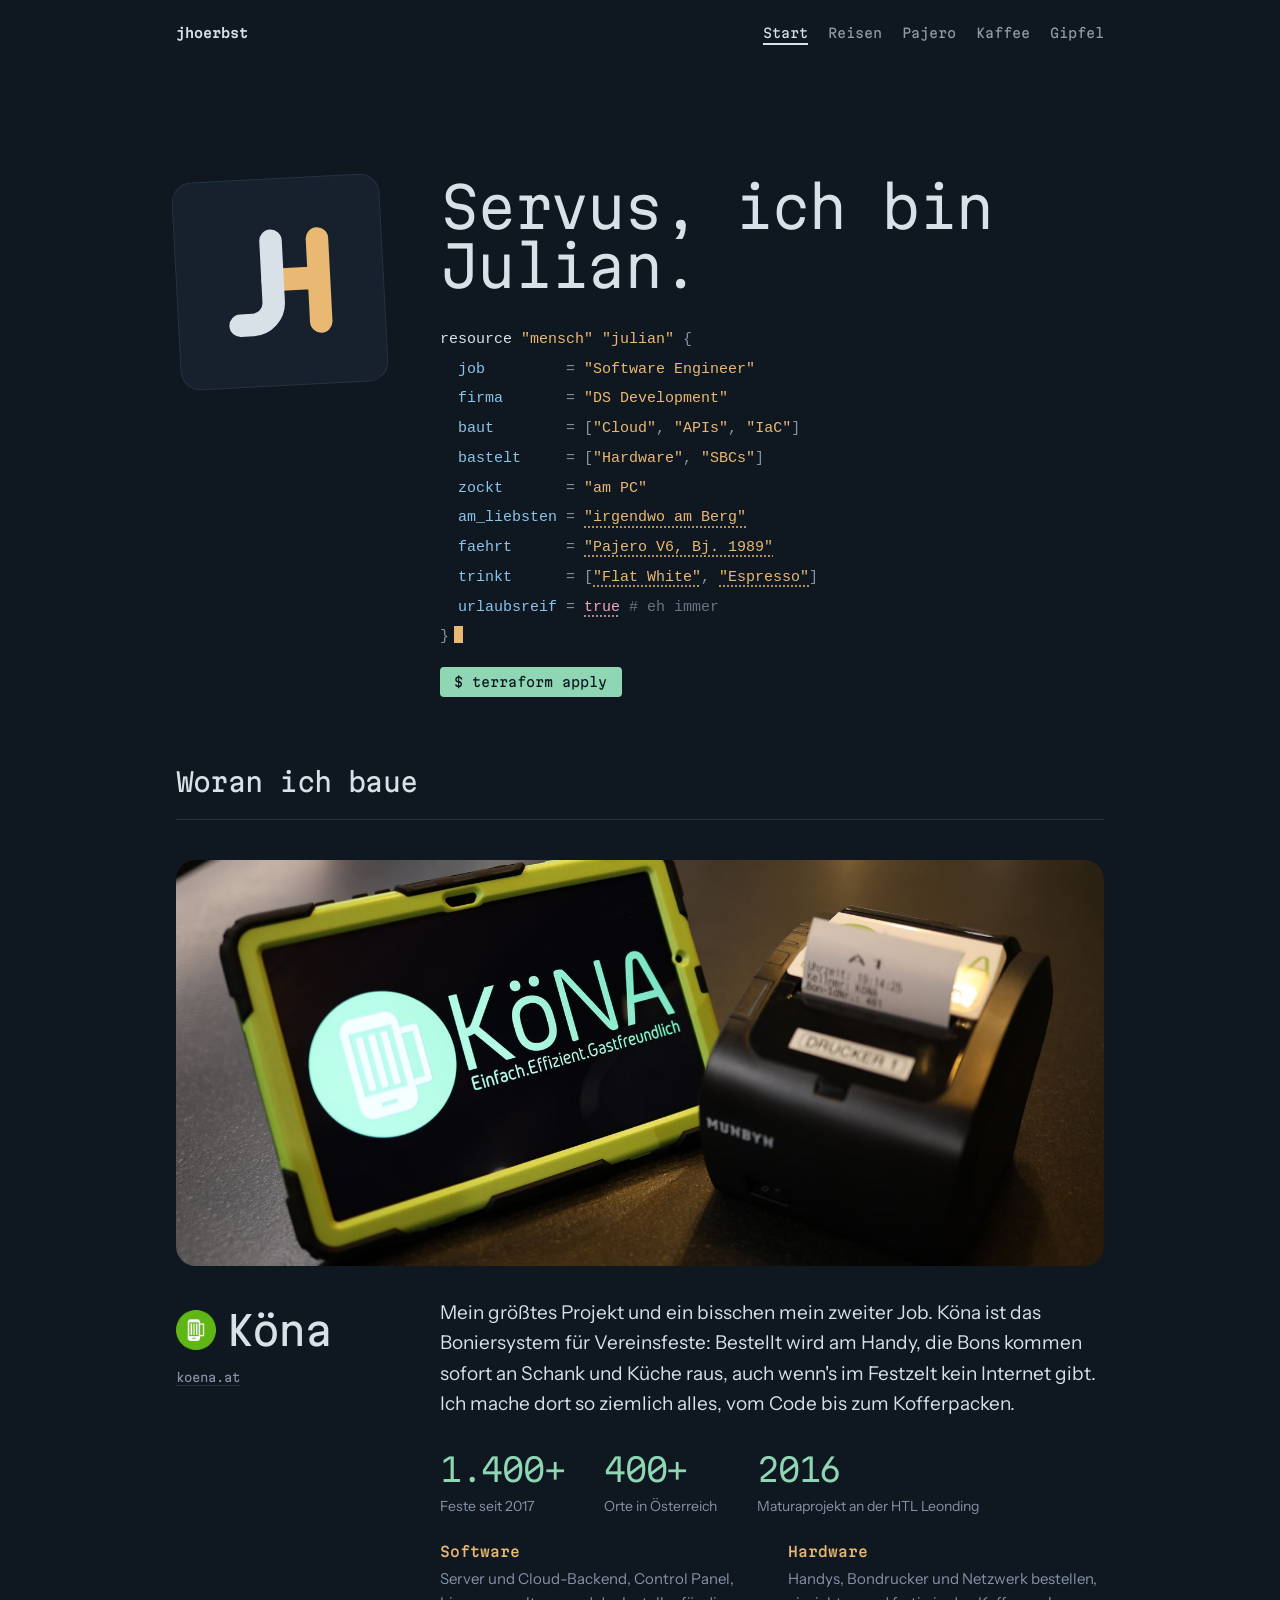
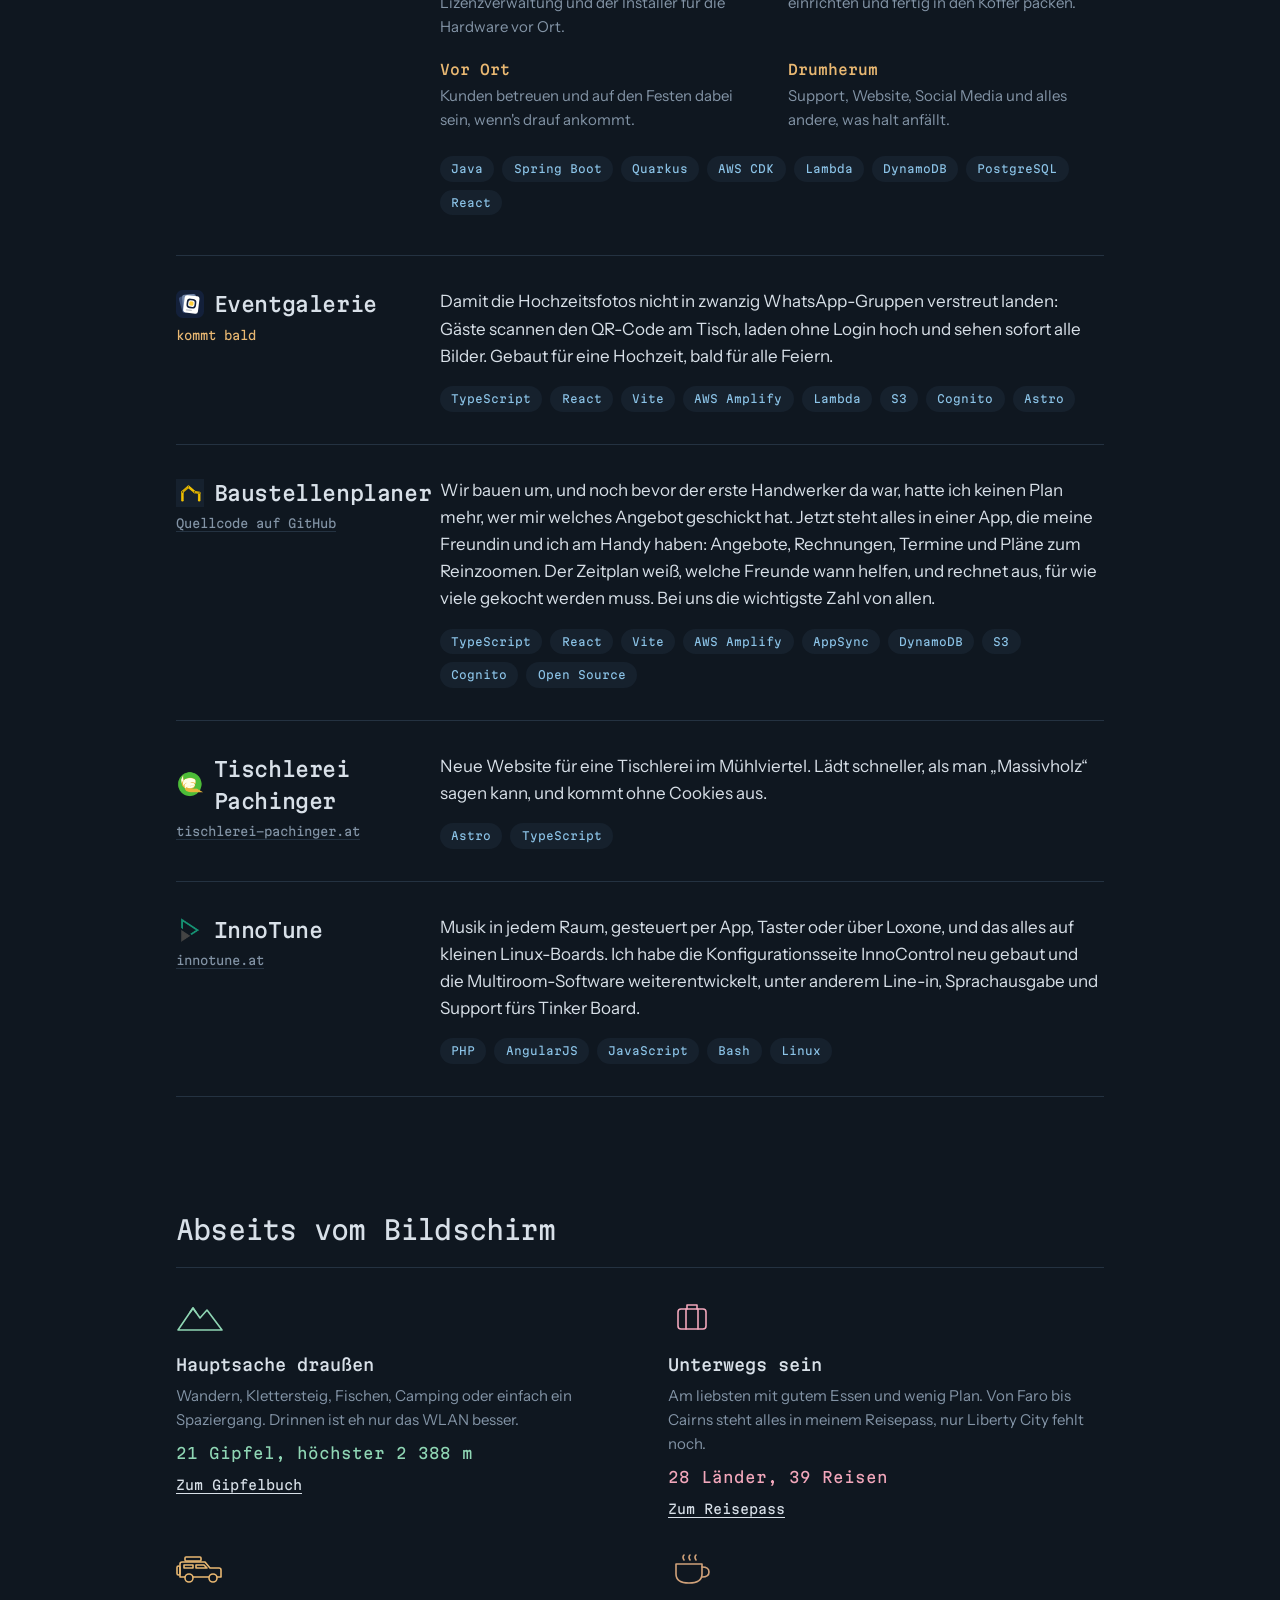
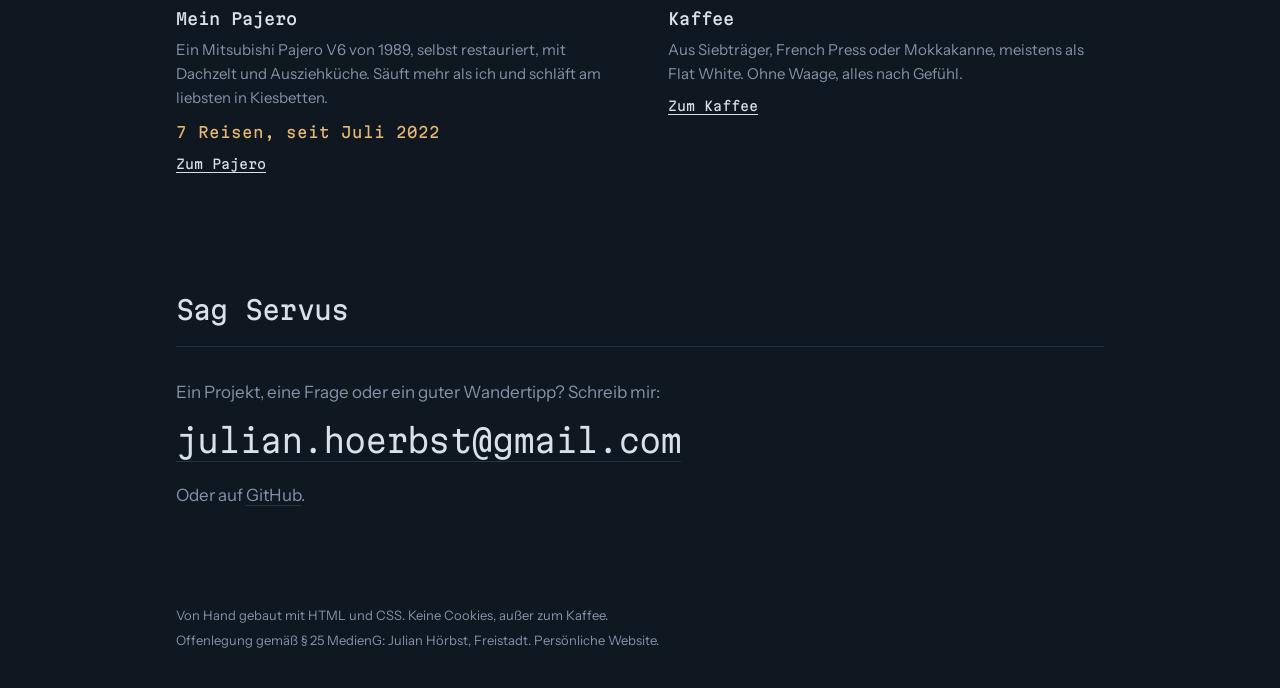
<file: index.html>
<!doctype html>
<html lang="de">
<head>
  <meta charset="utf-8">
  <meta name="viewport" content="width=device-width, initial-scale=1">
  <title>Julian Hörbst</title>
  <meta name="description" content="Servus, ich bin Julian: Software Engineer für Cloud, APIs und Infrastructure as Code. Hier gibt's meine Projekte und ein bisschen was über mich.">
  <meta name="color-scheme" content="dark">
  <meta name="theme-color" content="#0f1720">
  <link rel="canonical" href="https://jhoerbst.github.io/">
  <meta property="og:type" content="website">
  <meta property="og:title" content="Julian Hörbst">
  <meta property="og:description" content="Software Engineer für Cloud, APIs und Infrastructure as Code. Abseits vom Bildschirm am liebsten draußen.">
  <meta property="og:url" content="https://jhoerbst.github.io/">
  <meta property="og:locale" content="de_AT">
  <link rel="icon" href="assets/img/favicon.svg" type="image/svg+xml">
  <link rel="apple-touch-icon" href="assets/img/apple-touch-icon.png">
  <link rel="preload" href="assets/fonts/martian-mono.woff2" as="font" type="font/woff2" crossorigin>
  <link rel="preload" href="assets/fonts/instrument-sans.woff2" as="font" type="font/woff2" crossorigin>
  <link rel="stylesheet" href="assets/style.css">
  <link rel="stylesheet" href="assets/nav.css">
</head>
<body style="--nav-fg: var(--text)">
  <header>
    <nav class="sitenav" aria-label="Seiten">
      <a class="sitenav-logo" href="./">jhoerbst</a>
      <ul>
        <li><a href="./" aria-current="page">Start</a></li>
        <li><a href="reisen/">Reisen</a></li>
        <li><a href="camper/">Pajero</a></li>
        <li><a href="kaffee/">Kaffee</a></li>
        <li><a href="gipfel/">Gipfel</a></li>
      </ul>
    </nav>
  </header>

  <main>
    <section class="hero" aria-labelledby="name">
      <figure class="portrait">
        <svg class="monogramm" viewBox="0 0 32 32" aria-hidden="true" fill="none" stroke-width="4.6" stroke-linecap="round" stroke-linejoin="round"><path class="mono-h" d="M24 7.5v17M14.5 15.5H24"/><path class="mono-j" d="M14.5 7.5v12.5a4.5 4.5 0 0 1-4.5 4.5H7.5"/></svg>
      </figure>

      <div class="intro">
        <h1 id="name">Servus, ich bin Julian.</h1>
        <pre class="hcl"><code><span class="l"><span class="kw">resource</span> <span class="s">"mensch"</span> <span class="s">"julian"</span> {</span>
<span class="l">  <span class="k">job</span>         = <span class="s">"Software Engineer"</span></span>
<span class="l">  <span class="k">firma</span>       = <span class="s">"DS Development"</span></span>
<span class="l">  <span class="k">baut</span>        = [<span class="s">"Cloud"</span>, <span class="s">"APIs"</span>, <span class="s">"IaC"</span>]</span>
<span class="l">  <span class="k">bastelt</span>     = [<span class="s">"Hardware"</span>, <span class="s">"SBCs"</span>]</span>
<span class="l">  <span class="k">zockt</span>       = <span class="s">"am PC"</span></span>
<span class="l">  <span class="k">am_liebsten</span> = <button class="s wechsel" type="button" id="am-liebsten" title="Draufklicken">"irgendwo am Berg"</button></span>
<span class="l">  <span class="k">faehrt</span>      = <a class="s" href="camper/">"Pajero V6, Bj. 1989"</a></span>
<span class="l">  <span class="k">trinkt</span>      = [<a class="s" href="kaffee/">"Flat White"</a>, <a class="s" href="kaffee/">"Espresso"</a>]</span>
<span class="l">  <span class="k">urlaubsreif</span> = <button class="bool" type="button" aria-pressed="true" title="Draufklicken">true</button> <span class="c"># eh immer</span></span>
<span class="l">}<span class="cursor" aria-hidden="true"></span></span></code></pre>
        <button type="button" class="apply-knopf" id="apply">$ terraform apply</button>
        <pre class="terminal" id="terminal" aria-live="polite" hidden></pre>
      </div>
    </section>

    <section class="projects" aria-labelledby="projekte">
      <h2 id="projekte">Woran ich baue</h2>

      <article class="feature" aria-labelledby="koena">
        <img class="feature-img" src="assets/img/koena.jpg" alt="Köna-Tablet mit Logo neben einem Bondrucker, der gerade einen Bon druckt" width="1600" height="920" loading="lazy">

        <div class="feature-body">
          <div class="feature-head">
            <h3 id="koena"><img class="logo" src="assets/img/logos/koena.png" alt="" width="96" height="96">Köna</h3>
            <a class="project-link" href="https://koena.at">koena.at</a>
          </div>
          <p class="feature-lead">
            Mein größtes Projekt und ein bisschen mein zweiter Job. Köna ist das Boniersystem
            für Vereinsfeste: Bestellt wird am Handy, die Bons kommen sofort an Schank und
            Küche raus, auch wenn's im Festzelt kein Internet gibt. Ich mache dort so ziemlich
            alles, vom Code bis zum Kofferpacken.
          </p>

          <dl class="facts">
            <div><dt>Feste seit 2017</dt><dd>1.400+</dd></div>
            <div><dt>Orte in Österreich</dt><dd>400+</dd></div>
            <div><dt>Maturaprojekt an der HTL Leonding</dt><dd>2016</dd></div>
          </dl>

          <ul class="roles">
            <li><h4>Software</h4><p>Server und Cloud-Backend, Control Panel, Lizenzverwaltung und der Installer für die Hardware vor Ort.</p></li>
            <li><h4>Hardware</h4><p>Handys, Bondrucker und Netzwerk bestellen, einrichten und fertig in den Koffer packen.</p></li>
            <li><h4>Vor Ort</h4><p>Kunden betreuen und auf den Festen dabei sein, wenn's drauf ankommt.</p></li>
            <li><h4>Drumherum</h4><p>Support, Website, Social Media und alles andere, was halt anfällt.</p></li>
          </ul>

          <ul class="stack" aria-label="Technik">
            <li>Java</li><li>Spring Boot</li><li>Quarkus</li><li>AWS CDK</li><li>Lambda</li><li>DynamoDB</li><li>PostgreSQL</li><li>React</li>
          </ul>
        </div>
      </article>

      <ul class="project-list">

        <li class="project">
          <div class="project-head">
            <h3><img class="logo" src="assets/img/logos/eventgalerie.svg" alt="" width="96" height="96">Eventgalerie</h3>
            <span class="status">kommt bald</span>
          </div>
          <p>
            Damit die Hochzeitsfotos nicht in zwanzig WhatsApp-Gruppen verstreut landen:
            Gäste scannen den QR-Code am Tisch, laden ohne Login hoch und sehen sofort
            alle Bilder. Gebaut für eine Hochzeit, bald für alle Feiern.
          </p>
          <ul class="stack" aria-label="Technik">
            <li>TypeScript</li><li>React</li><li>Vite</li><li>AWS Amplify</li><li>Lambda</li><li>S3</li><li>Cognito</li><li>Astro</li>
          </ul>
        </li>

        <li class="project">
          <div class="project-head">
            <h3><img class="logo" src="assets/img/logos/baustellenplaner.svg" alt="" width="96" height="96">Baustellenplaner</h3>
            <a class="project-link" href="https://github.com/JHoerbst/baustellenplaner">Quellcode auf GitHub</a>
          </div>
          <p>
            Wir bauen um, und noch bevor der erste Handwerker da war, hatte ich keinen Plan
            mehr, wer mir welches Angebot geschickt hat. Jetzt steht alles in einer App, die
            meine Freundin und ich am Handy haben: Angebote, Rechnungen, Termine und Pläne
            zum Reinzoomen. Der Zeitplan weiß, welche Freunde wann helfen, und rechnet aus,
            für wie viele gekocht werden muss. Bei uns die wichtigste Zahl von allen.
          </p>
          <ul class="stack" aria-label="Technik">
            <li>TypeScript</li><li>React</li><li>Vite</li><li>AWS Amplify</li><li>AppSync</li><li>DynamoDB</li><li>S3</li><li>Cognito</li><li>Open Source</li>
          </ul>
        </li>

        <li class="project">
          <div class="project-head">
            <h3><img class="logo" src="assets/img/logos/pachinger.png" alt="" width="96" height="96">Tischlerei Pachinger</h3>
            <a class="project-link" href="https://tischlerei-pachinger.at">tischlerei-pachinger.at</a>
          </div>
          <p>
            Neue Website für eine Tischlerei im Mühlviertel. Lädt schneller, als man
            „Massivholz“ sagen kann, und kommt ohne Cookies aus.
          </p>
          <ul class="stack" aria-label="Technik">
            <li>Astro</li><li>TypeScript</li>
          </ul>
        </li>

        <li class="project">
          <div class="project-head">
            <h3><img class="logo" src="assets/img/logos/innotune.png" alt="" width="96" height="96">InnoTune</h3>
            <a class="project-link" href="https://www.innotune.at/">innotune.at</a>
          </div>
          <p>
            Musik in jedem Raum, gesteuert per App, Taster oder über Loxone, und das alles
            auf kleinen Linux-Boards. Ich habe die Konfigurationsseite InnoControl neu gebaut
            und die Multiroom-Software weiterentwickelt, unter anderem Line-in, Sprachausgabe
            und Support fürs Tinker Board.
          </p>
          <ul class="stack" aria-label="Technik">
            <li>PHP</li><li>AngularJS</li><li>JavaScript</li><li>Bash</li><li>Linux</li>
          </ul>
        </li>
      </ul>
    </section>

    <section class="offline" aria-labelledby="offline">
      <h2 id="offline">Abseits vom Bildschirm</h2>

      <ul class="hobby-list">
        <li class="hobby hobby-berg">
          <svg viewBox="0 0 48 32" aria-hidden="true"><path d="M2 30 L17 8 L24 18 L31 10 L46 30 Z"/><path d="M14 12.5 L17 8 L20 12.5"/></svg>
          <h3>Hauptsache draußen</h3>
          <p>Wandern, Klettersteig, Fischen, Camping oder einfach ein Spaziergang. Drinnen ist eh nur das WLAN besser.</p>
          <p class="hobby-zahl" id="gipfel-zahl" hidden></p>
          <a class="hobby-link" href="gipfel/">Zum Gipfelbuch</a>
        </li>
        <li class="hobby hobby-reise">
          <svg viewBox="0 0 48 32" aria-hidden="true"><rect x="10" y="9" width="28" height="20" rx="3"/><path d="M19 9 V5 H29 V9 M18 9 V29 M30 9 V29"/></svg>
          <h3>Unterwegs sein</h3>
          <p>Am liebsten mit gutem Essen und wenig Plan. Von Faro bis Cairns steht alles in meinem Reisepass, nur Liberty City fehlt noch.</p>
          <p class="hobby-zahl" id="reise-zahl" hidden></p>
          <a class="hobby-link" href="reisen/">Zum Reisepass</a>
        </li>
        <li class="hobby hobby-pajero">
          <svg viewBox="0 0 48 32" aria-hidden="true"><rect x="9" y="3" width="16" height="4" rx="1"/><path d="M4 23 V10 Q4 8 6 8 H29 L34 14 H43 Q45 14 45 16 V23 Z"/><path d="M8 11 H17 V14 H8 Z M20 11 H28 L31 14 H20 Z"/><rect x="1" y="12" width="3" height="9" rx="1.5"/><circle class="rad" cx="13" cy="24" r="4"/><circle class="rad" cx="37" cy="24" r="4"/></svg>
          <h3>Mein Pajero</h3>
          <p>Ein Mitsubishi Pajero V6 von 1989, selbst restauriert, mit Dachzelt und Ausziehküche. Säuft mehr als ich und schläft am liebsten in Kiesbetten.</p>
          <p class="hobby-zahl" id="pajero-zahl" hidden></p>
          <a class="hobby-link" href="camper/">Zum Pajero</a>
        </li>
        <li class="hobby hobby-kaffee">
          <svg viewBox="0 0 48 32" aria-hidden="true"><path d="M8 10 H34 V20 Q34 29 21 29 Q8 29 8 20 Z"/><path d="M34 13 Q41 13 41 18 Q41 23 34 23"/><path d="M16 6 Q14 3 16 1 M22 6 Q20 3 22 1 M28 6 Q26 3 28 1"/></svg>
          <h3>Kaffee</h3>
          <p>Aus Siebträger, French Press oder Mokkakanne, meistens als Flat White. Ohne Waage, alles nach Gefühl.</p>
          <a class="hobby-link" href="kaffee/">Zum Kaffee</a>
        </li>
      </ul>
    </section>
  </main>

  <footer class="contact" aria-labelledby="kontakt">
    <h2 id="kontakt">Sag Servus</h2>
    <p>Ein Projekt, eine Frage oder ein guter Wandertipp? Schreib mir:</p>
    <!-- Adresse wird erst im Browser zusammengesetzt, damit Bots sie nicht aus dem HTML lesen -->
    <a class="mail" id="mail" data-u="tsbreoh.nailuj" data-d="moc.liamg">julian.hoerbst [at] gmail [punkt] com</a>
    <p class="profile">Oder auf <a href="https://github.com/JHoerbst">GitHub</a>.</p>
    <p class="fine">
      Von Hand gebaut mit HTML und CSS. Keine Cookies, außer zum Kaffee.
    </p>
    <p class="legal">
      Offenlegung gemäß § 25 MedienG: Julian Hörbst, Freistadt. Persönliche Website.
    </p>
  </footer>

  <!-- Konami-Code: ↑↑↓↓←→←→BA -->
  <div class="konami" id="konami" aria-hidden="true">
    <svg viewBox="0 0 48 32"><rect x="9" y="3" width="16" height="4" rx="1"/><path d="M4 23 V10 Q4 8 6 8 H29 L34 14 H43 Q45 14 45 16 V23 Z"/><path d="M8 11 H17 V14 H8 Z M20 11 H28 L31 14 H20 Z"/><rect x="1" y="12" width="3" height="9" rx="1.5"/><circle class="rad" cx="13" cy="24" r="4"/><circle class="rad" cx="37" cy="24" r="4"/></svg>
  </div>

  <script src="assets/start.js"></script>
  <script>
    // Zahlen von der Reiseseite, damit die Startseite immer mitzieht
    fetch('reisen/reisen.json', { cache: 'no-cache' })
      .then((r) => (r.ok ? r.json() : Promise.reject()))
      .then((d) => {
        const reisen = d.reisen || [];
        const laender = new Set(reisen.flatMap((r) => r.laender || []));
        const pajero = reisen.filter((r) => (r.tags || []).includes('camper'));
        const zeige = (id, text) => { const el = document.getElementById(id); el.textContent = text; el.hidden = false; };
        zeige('reise-zahl', `${laender.size} Länder, ${reisen.length} Reisen`);
        if (pajero.length) zeige('pajero-zahl', `${pajero.length} Reisen, seit Juli 2022`);
      })
      .catch(() => {});
    fetch('gipfel/gipfel.json', { cache: 'no-cache' })
      .then((r) => (r.ok ? r.json() : Promise.reject()))
      .then((d) => {
        const g = (d.gipfel || []).filter((x) => x.hoehe != null).sort((a, b) => b.hoehe - a.hoehe);
        const el = document.getElementById('gipfel-zahl');
        el.textContent = `${d.gipfel.length} Gipfel, höchster ${g[0].hoehe.toLocaleString('de-AT')} m`;
        el.hidden = false;
      })
      .catch(() => {});

    // Kleines Easter Egg: urlaubsreif umschalten.
    document.querySelectorAll('.bool').forEach((btn) => {
      const comment = btn.nextElementSibling;
      btn.addEventListener('click', () => {
        const on = btn.getAttribute('aria-pressed') !== 'true';
        btn.setAttribute('aria-pressed', on);
        btn.textContent = on ? 'true' : 'false';
        comment.textContent = on ? '# eh immer' : '# netter Versuch';
      });
    });
  </script>
</body>
</html>
</file>
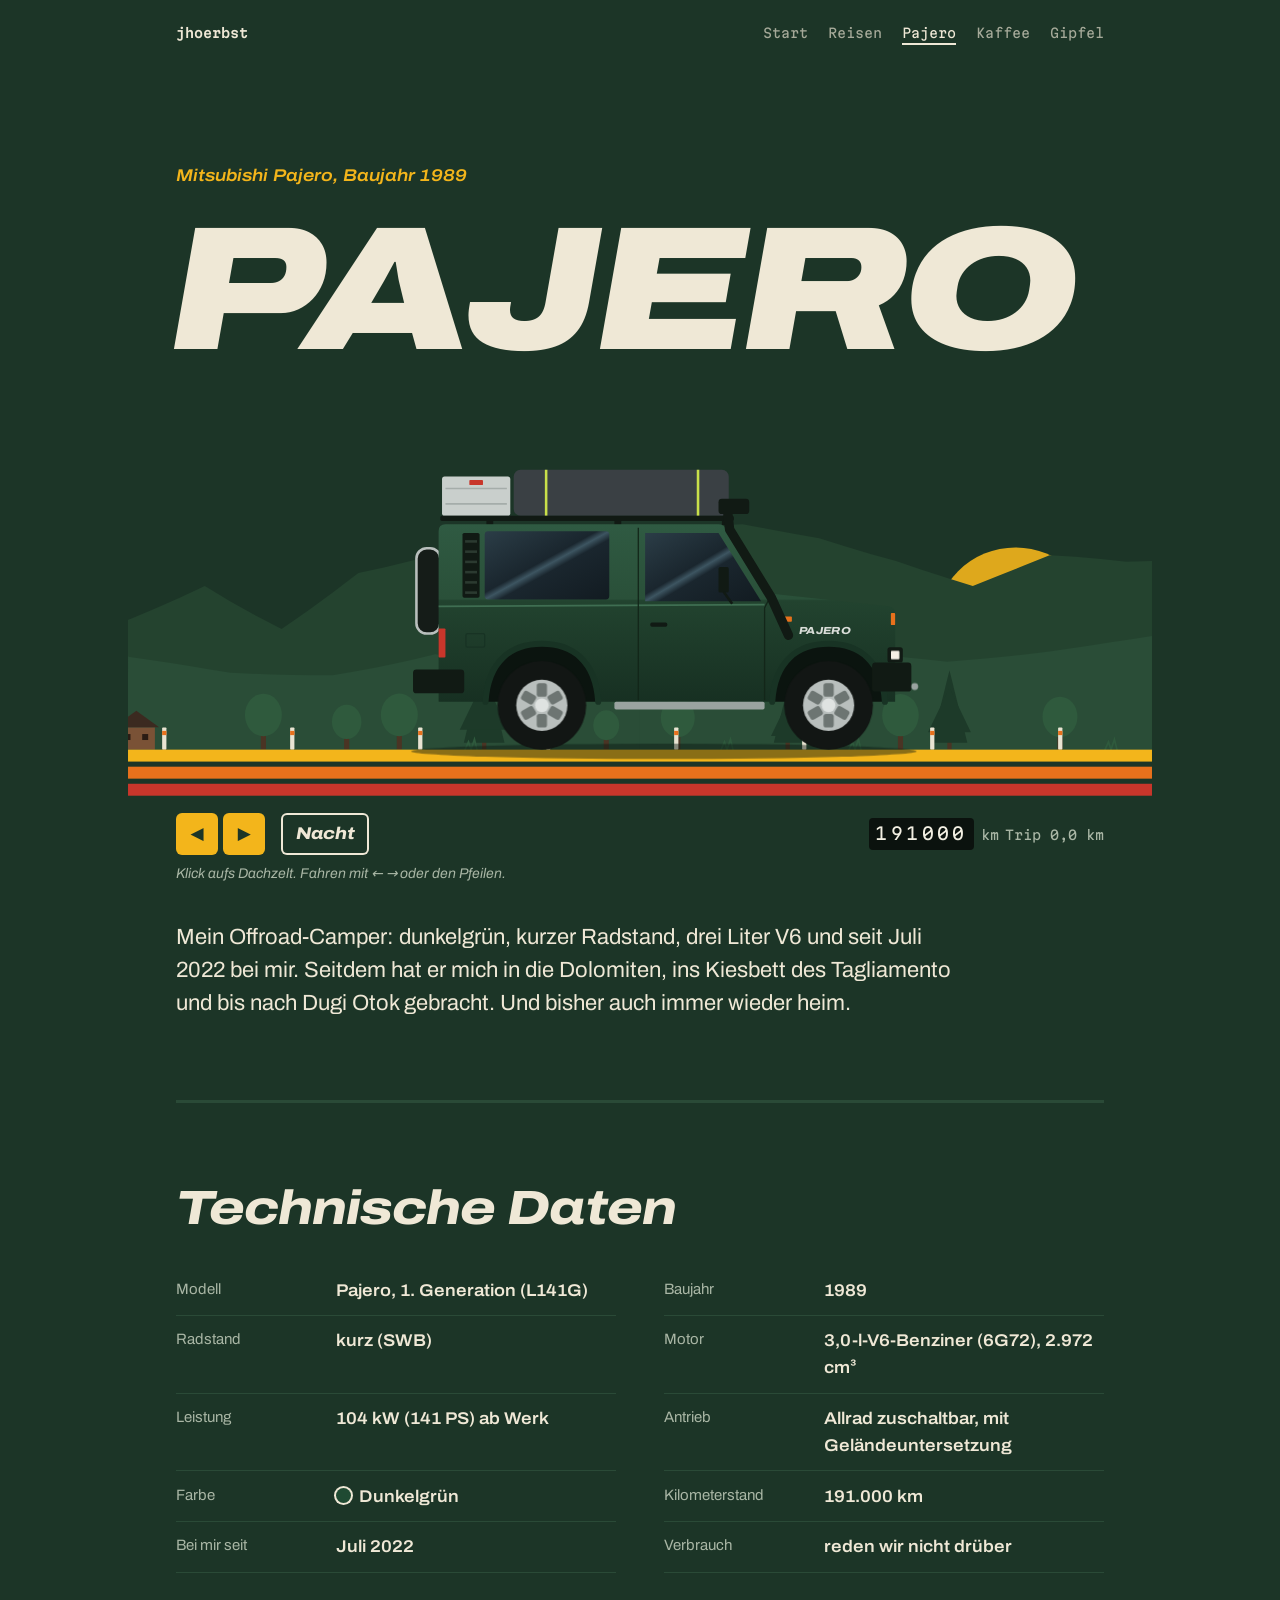
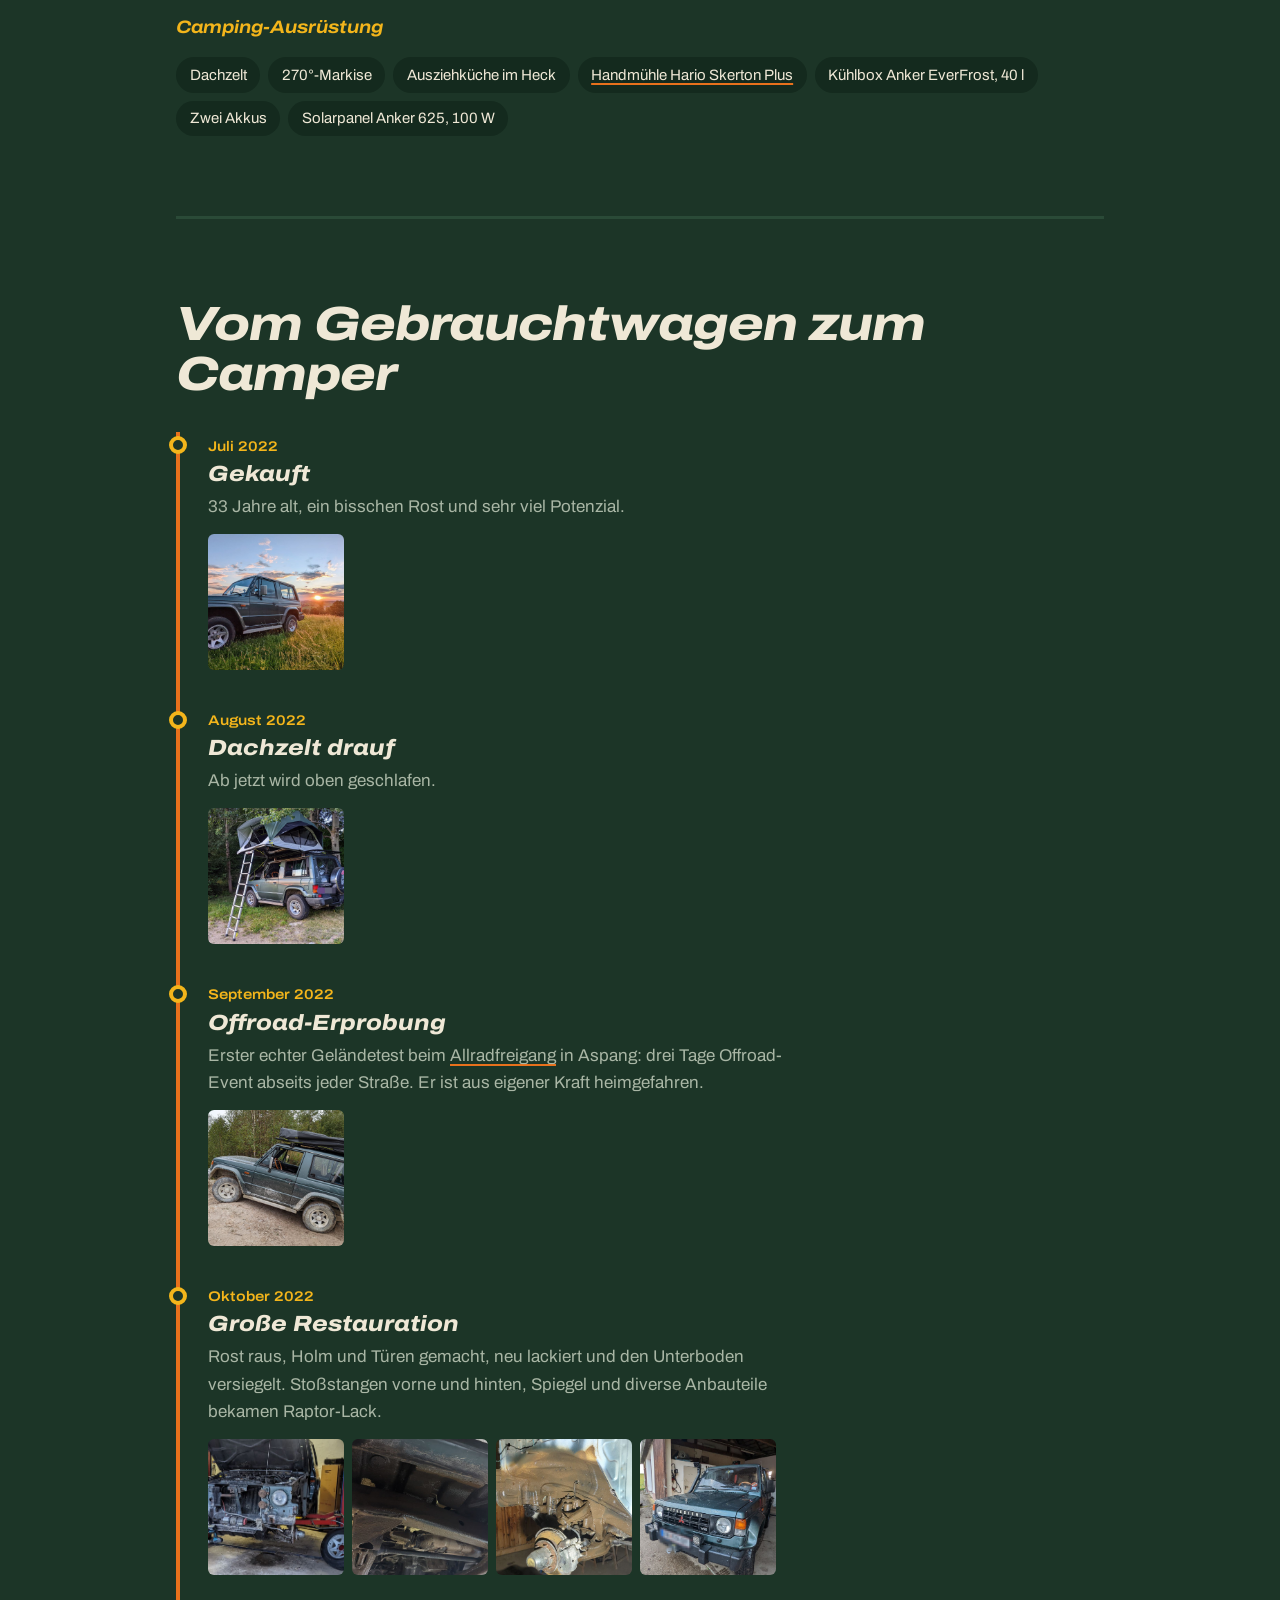
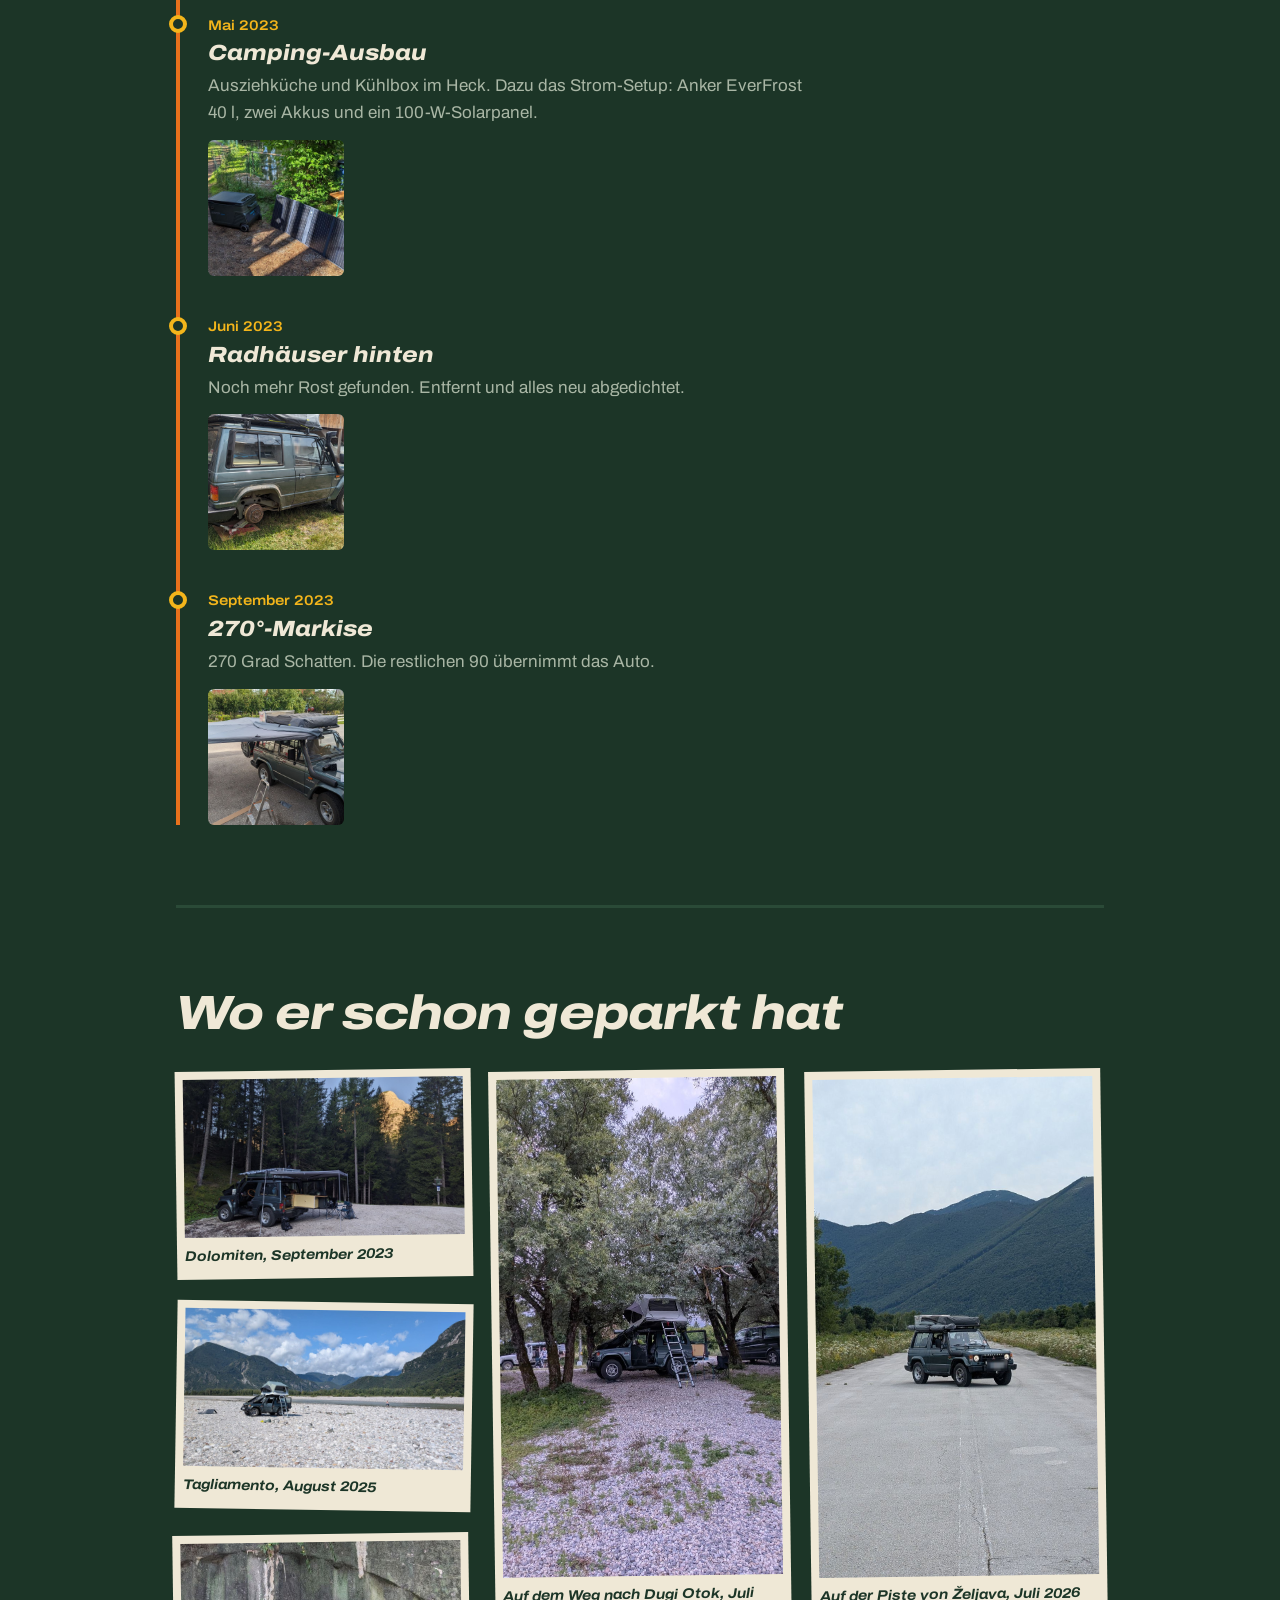
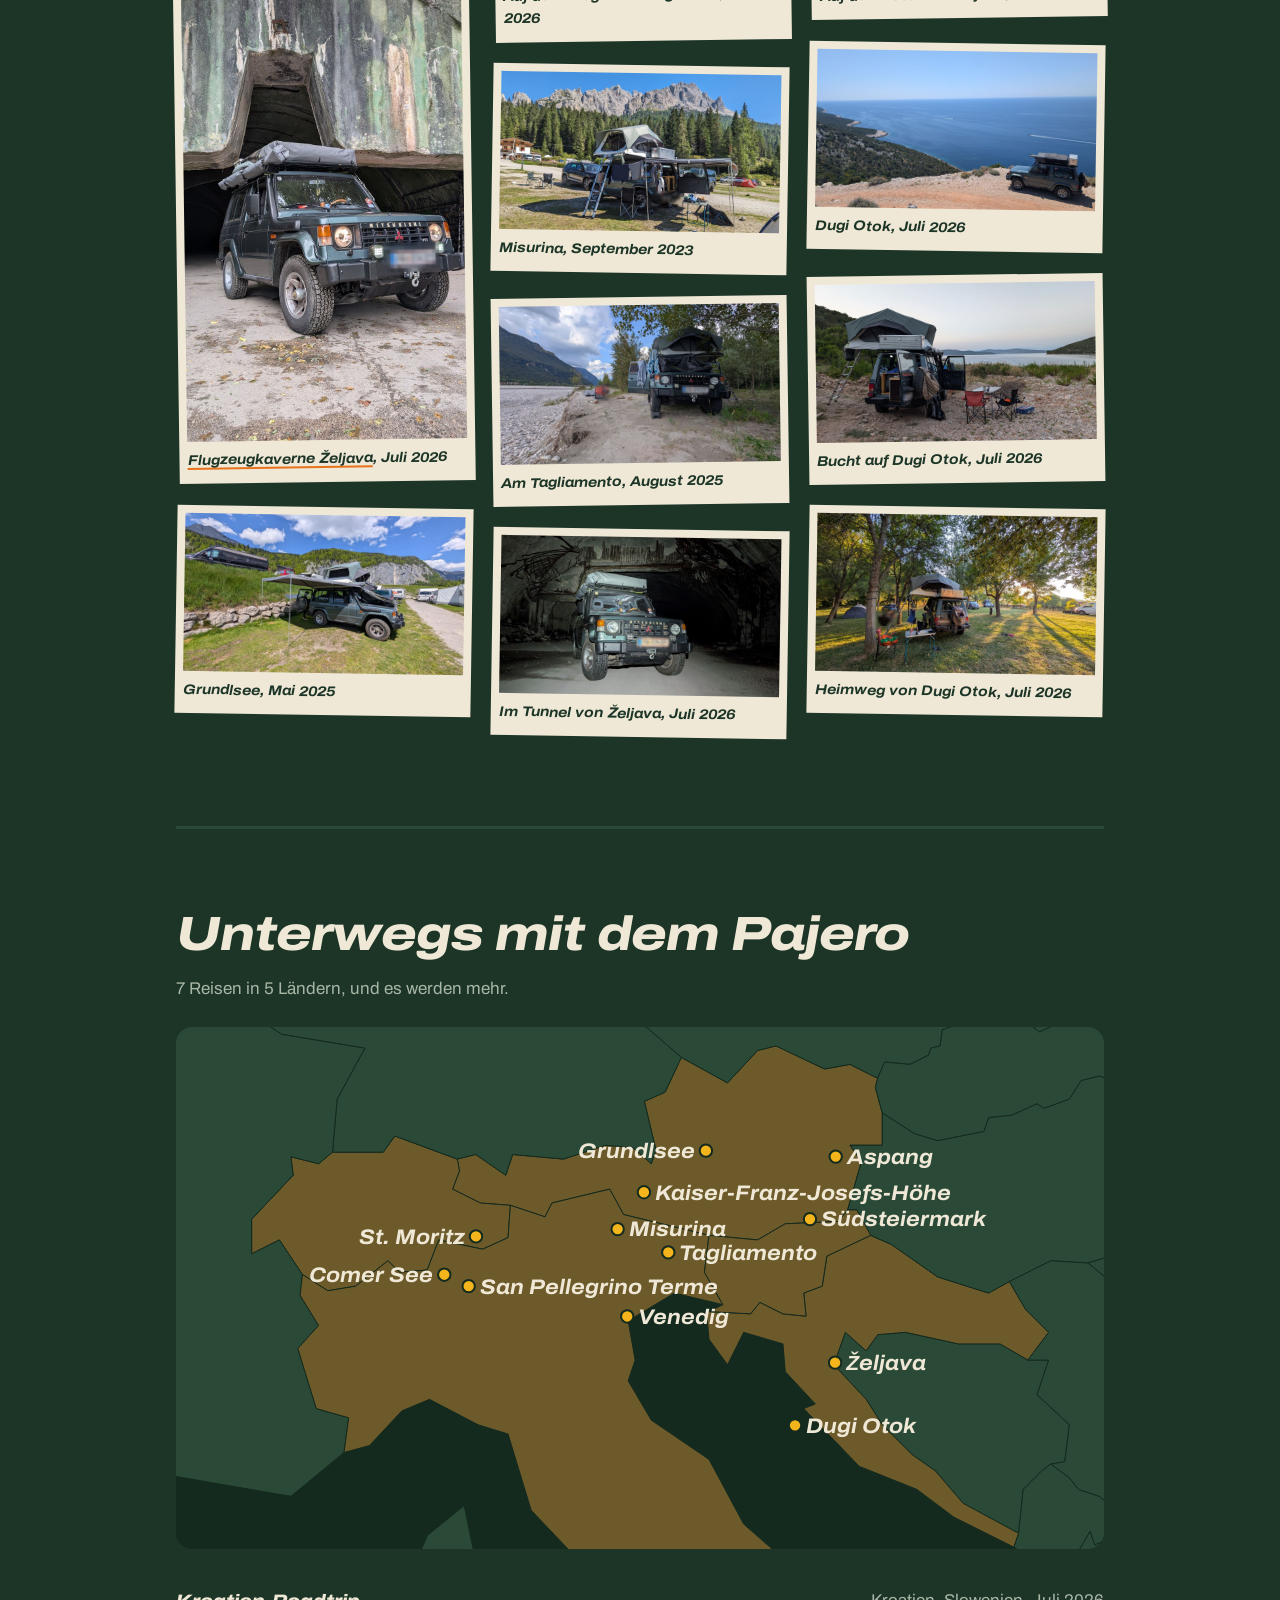
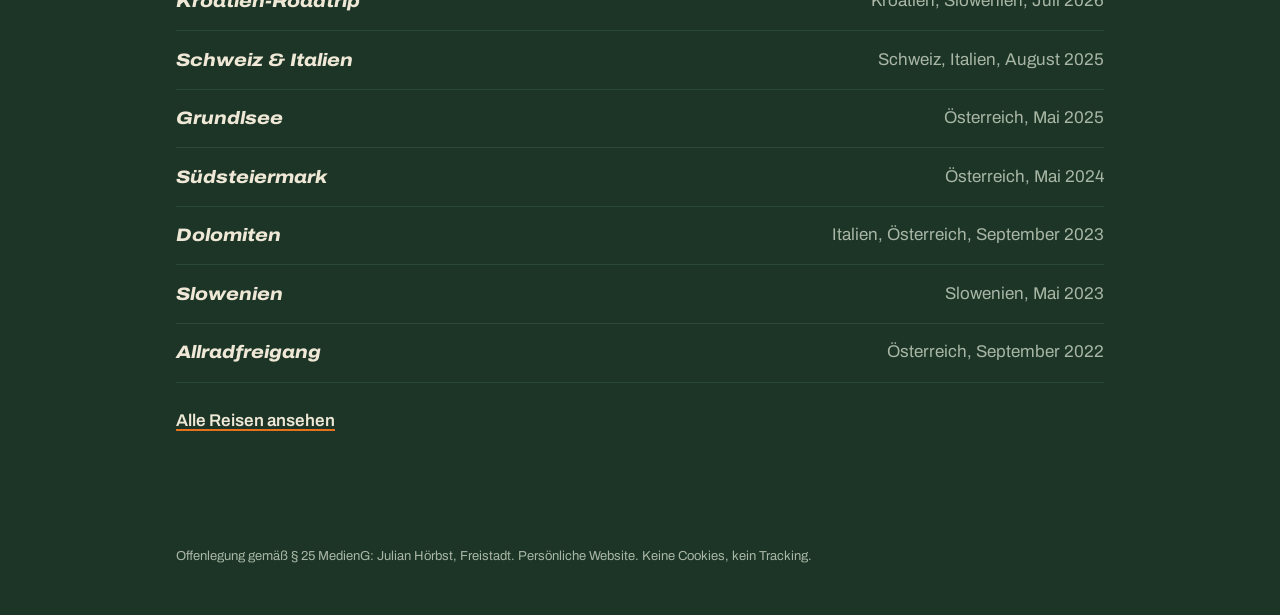
<file: camper/index.html>
<!doctype html>
<html lang="de">
<head>
  <meta charset="utf-8">
  <meta name="viewport" content="width=device-width, initial-scale=1">
  <title>Pajero · Julian Hörbst</title>
  <meta name="description" content="Mein Offroad-Camper: ein Mitsubishi Pajero 3.0 V6 von 1989. Steckbrief, Ausbau und Reisen.">
  <meta name="color-scheme" content="dark">
  <meta name="theme-color" content="#1c3527">
  <link rel="canonical" href="https://jhoerbst.github.io/camper/">
  <link rel="icon" href="../assets/img/favicon.svg" type="image/svg+xml">
  <link rel="apple-touch-icon" href="../assets/img/apple-touch-icon.png">
  <link rel="preload" href="../assets/fonts/archivo-italic.woff2" as="font" type="font/woff2" crossorigin>
  <link rel="preload" href="../assets/fonts/archivo-normal.woff2" as="font" type="font/woff2" crossorigin>
  <link rel="stylesheet" href="camper.css">
  <link rel="stylesheet" href="../assets/nav.css">
</head>
<body style="--nav-fg: var(--creme)">
  <header>
    <nav class="sitenav" aria-label="Seiten">
      <a class="sitenav-logo" href="../">jhoerbst</a>
      <ul>
        <li><a href="../">Start</a></li>
        <li><a href="../reisen/">Reisen</a></li>
        <li><a href="../camper/" aria-current="page">Pajero</a></li>
        <li><a href="../kaffee/">Kaffee</a></li>
        <li><a href="../gipfel/">Gipfel</a></li>
      </ul>
    </nav>
  </header>

  <main>
    <section class="hero" aria-labelledby="titel">
      <p class="modell">Mitsubishi Pajero, Baujahr 1989</p>
      <h1 id="titel">Pajero</h1>
      <div class="szene" id="szene">
        <svg viewBox="0 -40 1200 490" role="img" aria-labelledby="szene-titel">
          <title id="szene-titel">Illustration: der dunkelgrüne Pajero mit Dachzelt fährt auf drei Zierstreifen vor Bergen ins Bild</title>
          <defs>
            <linearGradient id="lack" x1="0" y1="0" x2="0" y2="1">
              <stop offset="0" stop-color="#2f5a42"/>
              <stop offset="0.42" stop-color="#2a5039"/>
              <stop offset="0.43" stop-color="#22432f"/>
              <stop offset="1" stop-color="#173022"/>
            </linearGradient>
            <linearGradient id="glas" x1="0" y1="0" x2="1" y2="1">
              <stop offset="0" stop-color="#2b3d47"/>
              <stop offset="0.45" stop-color="#1a262e"/>
              <stop offset="0.5" stop-color="#3d5561"/>
              <stop offset="0.56" stop-color="#1a262e"/>
              <stop offset="1" stop-color="#121b21"/>
            </linearGradient>
          </defs>

          <!-- Hintergrund -->
          <rect class="himmel" x="0" y="-40" width="1200" height="432"/>
          <g class="sterne" aria-hidden="true">
            <circle cx="90" cy="20" r="1.6"/><circle cx="210" cy="70" r="1.2"/><circle cx="330" cy="10" r="1.8"/><circle cx="470" cy="55" r="1.2"/>
            <circle cx="560" cy="-10" r="1.5"/><circle cx="690" cy="40" r="1.1"/><circle cx="760" cy="95" r="1.6"/><circle cx="880" cy="15" r="1.3"/>
            <circle cx="980" cy="80" r="1.1"/><circle cx="1110" cy="30" r="1.7"/><circle cx="1170" cy="120" r="1.2"/><circle cx="40" cy="140" r="1.3"/>
          </g>
          <circle class="sonne" cx="1040" cy="250" r="95"/>
          <!-- Landschaft: wird beim Fahren endlos erzeugt; ohne JS bleiben diese Berge stehen -->
          <g class="schicht" id="schicht-fern"><path class="berge-fern" d="M0,392 L0,290 L90,240 L170,280 L260,200 L340,262 L430,190 L520,250 L610,170 L700,236 L790,180 L900,260 L980,214 L1080,268 L1200,220 L1200,392 Z"/></g>
          <g class="schicht" id="schicht-berge"><path class="berge" d="M0,392 L0,330 L120,286 L210,322 L330,262 L420,312 L560,276 L640,318 L760,268 L880,322 L1000,290 L1110,326 L1200,300 L1200,392 Z"/></g>
          <g class="schicht" id="schicht-mitte"></g>
          <g class="schicht" id="schicht-vorne"></g>

          <!-- Straße aus drei Zierstreifen -->
          <rect class="str str-gelb" x="0" y="392" width="1200" height="14"/>
          <rect class="str str-orange" x="0" y="412" width="1200" height="14"/>
          <rect class="str str-rot" x="0" y="432" width="1200" height="14"/>

          <!-- Der Pajero, gezeichnet nach rechts und gespiegelt, damit der Schnorchel sichtbar ist -->
          <g class="auto-fahrt">
            <ellipse class="schatten" cx="628" cy="394" rx="296" ry="9"/>
            <!-- Der Pajero von rechts gesehen, Maße nach Foto (Radstand 336 = 2,35 m) -->
            <g class="auto" transform="translate(240 0)">
              <!-- Dachzelt (Klick klappt es auf) -->
              <g class="zelt" id="zelt" tabindex="0" role="button" aria-pressed="false" aria-label="Dachzelt aufklappen">
                <g class="zelt-dach">
                  <path class="zelt-stoff" d="M216,64 L216,-6 Q216,-14 226,-16 L452,-24 Q462,-24 462,-16 L462,64 Z"/>
                  <path class="zelt-fly" d="M206,-4 L338,-38 L472,-10 L472,2 L338,-28 L206,8 Z"/>
                  <rect class="zelt-fenster" x="252" y="-2" width="72" height="40" rx="5"/>
                  <rect class="zelt-fenster" x="360" y="-6" width="72" height="44" rx="5"/>
                </g>
                <rect class="zelt-box" x="212" y="64" width="252" height="54" rx="8"/>
                <line class="gurt" x1="250" y1="64" x2="250" y2="118"/>
                <line class="gurt" x1="428" y1="64" x2="428" y2="118"/>
              </g>

              <!-- Alukiste und Dachträger -->
              <rect class="alukiste" x="128" y="72" width="80" height="46" rx="3"/>
              <line class="alu-rippe" x1="132" y1="86" x2="204" y2="86"/>
              <line class="alu-rippe" x1="132" y1="104" x2="204" y2="104"/>
              <rect class="rueck" x="160" y="76" width="16" height="6" rx="1"/>
              <rect class="schwarz" x="126" y="118" width="344" height="6" rx="2"/>
              <rect class="schwarz" x="180" y="123" width="8" height="6"/>
              <rect class="schwarz" x="330" y="123" width="8" height="6"/>
              <rect class="schwarz" x="456" y="123" width="8" height="6"/>

              <!-- Reserverad hoch am Heck -->
              <rect class="reserverad" x="98" y="156" width="28" height="100" rx="12"/>

              <!-- Radhäuser innen dunkel -->
              <path class="radhaus" d="M515,336 C518,288 545,268 581,268 C617,268 644,288 647,336 Z"/>
              <path class="radhaus" d="M179,336 C182,288 209,268 245,268 C281,268 308,288 311,336 Z"/>
              <!-- Karosserie -->
              <path class="lack" d="M132,128 L452,128 Q458,128 461,134 L512,209 L651,224 Q659,225 659,233 L659,336 L647,336 C644,288 617,268 581,268 C545,268 518,288 515,336 L311,336 C308,288 281,268 245,268 C209,268 182,288 179,336 L124,336 L124,136 Q124,128 132,128 Z"/>
              <path class="radlauf" d="M515,336 C518,288 545,268 581,268 C617,268 644,288 647,336"/>
              <path class="radlauf" d="M179,336 C182,288 209,268 245,268 C281,268 308,288 311,336"/>
              <line class="gurtlinie" x1="124" y1="224" x2="506" y2="222"/>

              <!-- Fenster -->
              <path class="glas" d="M366,138 L452,138 L502,218 L366,218 Z"/>
              <rect class="glas" x="178" y="136" width="146" height="80" rx="4"/>
              <rect class="schwarz" x="152" y="138" width="20" height="76" rx="2"/>
              <g class="lamellen">
                <line x1="155" y1="148" x2="169" y2="148"/>
                <line x1="155" y1="160" x2="169" y2="160"/>
                <line x1="155" y1="172" x2="169" y2="172"/>
                <line x1="155" y1="184" x2="169" y2="184"/>
                <line x1="155" y1="196" x2="169" y2="196"/>
                <line x1="155" y1="208" x2="169" y2="208"/>
              </g>

              <!-- Fugen, Griff, Tankdeckel, Spiegel, Leuchten -->
              <path class="fuge" d="M512,214 L506,226 L506,334 M358,132 L358,334"/>
              <rect class="schwarz" x="372" y="243" width="20" height="5" rx="2"/>
              <rect class="tankdeckel" x="156" y="256" width="22" height="16" rx="2"/>
              <rect class="schwarz" x="452" y="178" width="12" height="30" rx="2"/>
              <line class="schwarz-linie" x1="458" y1="207" x2="468" y2="221"/>
              <rect class="blinker" x="526" y="236" width="12" height="6" rx="1"/>
              <rect class="blinker" x="654" y="232" width="5" height="14" rx="1"/>
              <rect class="rueck" x="124" y="250" width="8" height="34" rx="1"/>
              <text class="badge" x="546" y="256">PAJERO</text>

              <!-- Schnorchel rechts an der A-Säule -->
              <path class="schnorchel" d="M534,258 L514,214 L465,134 L463,116"/>
              <rect class="schwarz" x="452" y="98" width="36" height="18" rx="4"/>

              <!-- Trittbrett, Stoßstangen, Winde, Zusatzscheinwerfer -->
              <rect class="trittbrett" x="330" y="336" width="176" height="9" rx="2"/>
              <rect class="schwarz" x="94" y="298" width="60" height="28" rx="4"/>
              <rect class="schwarz" x="632" y="290" width="46" height="34" rx="4"/>
              <rect class="schwarz" x="650" y="272" width="18" height="18" rx="3"/>
              <polygon class="lichtkegel" points="664,276 980,236 980,330 664,286"/>
              <rect class="led" x="654" y="276" width="10" height="10" rx="1"/>
              <circle class="winde" cx="682" cy="318" r="4"/>

              <g class="rad">
                <circle class="reifen" cx="245" cy="340" r="52"/>
                <circle class="felge" cx="245" cy="340" r="30"/>
                <g class="speichen">
                  <rect x="239" y="314" width="12" height="16" rx="3"/>
                  <rect x="239" y="314" width="12" height="16" rx="3" transform="rotate(60 245 340)"/>
                  <rect x="239" y="314" width="12" height="16" rx="3" transform="rotate(120 245 340)"/>
                  <rect x="239" y="314" width="12" height="16" rx="3" transform="rotate(180 245 340)"/>
                  <rect x="239" y="314" width="12" height="16" rx="3" transform="rotate(240 245 340)"/>
                  <rect x="239" y="314" width="12" height="16" rx="3" transform="rotate(300 245 340)"/>
                </g>
                <circle class="nabe" cx="245" cy="340" r="8"/>
              </g>
              <g class="rad">
                <circle class="reifen" cx="581" cy="340" r="52"/>
                <circle class="felge" cx="581" cy="340" r="30"/>
                <g class="speichen">
                  <rect x="575" y="314" width="12" height="16" rx="3"/>
                  <rect x="575" y="314" width="12" height="16" rx="3" transform="rotate(60 581 340)"/>
                  <rect x="575" y="314" width="12" height="16" rx="3" transform="rotate(120 581 340)"/>
                  <rect x="575" y="314" width="12" height="16" rx="3" transform="rotate(180 581 340)"/>
                  <rect x="575" y="314" width="12" height="16" rx="3" transform="rotate(240 581 340)"/>
                  <rect x="575" y="314" width="12" height="16" rx="3" transform="rotate(300 581 340)"/>
                </g>
                <circle class="nabe" cx="581" cy="340" r="8"/>
              </g>

              <!-- Leiter, vor der Karosserie -->
              <g class="leiter">
                <line x1="330" y1="118" x2="300" y2="392"/>
                <line x1="352" y1="118" x2="322" y2="392"/>
                <line class="sprosse" x1="326.3" y1="152" x2="348.3" y2="152"/>
                <line class="sprosse" x1="322.1" y1="190" x2="344.1" y2="190"/>
                <line class="sprosse" x1="318.0" y1="228" x2="340.0" y2="228"/>
                <line class="sprosse" x1="313.8" y1="266" x2="335.8" y2="266"/>
                <line class="sprosse" x1="309.6" y1="304" x2="331.6" y2="304"/>
                <line class="sprosse" x1="305.5" y1="342" x2="327.5" y2="342"/>
                <line class="sprosse" x1="301.5" y1="378" x2="323.5" y2="378"/>
              </g>
            </g>
          </g>
        </svg>
        <div class="cockpit">
          <div class="fahren" role="group" aria-label="Fahren">
            <button type="button" class="pedal" data-richtung="-1" aria-label="Zurück fahren">◀</button>
            <button type="button" class="pedal" data-richtung="1" aria-label="Vorwärts fahren">▶</button>
          </div>
          <button type="button" class="nacht-knopf" id="nacht" aria-pressed="false">Nacht</button>
          <div class="tacho" aria-label="Kilometerstand">
            <span class="tacho-zahl" id="tacho">000000</span><span class="tacho-einheit">km</span>
            <span class="trip">Trip <span id="trip">0,0</span> km</span>
          </div>
        </div>
        <p class="szene-tipp">Klick aufs Dachzelt. Fahren mit ← → oder den Pfeilen.</p>
      </div>
      <p class="lead">
        Mein Offroad-Camper: dunkelgrün, kurzer Radstand, drei Liter V6 und seit Juli 2022
        bei mir. Seitdem hat er mich in die Dolomiten, ins Kiesbett des Tagliamento und
        bis nach Dugi Otok gebracht. Und bisher auch immer wieder heim.
      </p>
    </section>

    <section class="daten" aria-labelledby="daten-titel">
      <h2 id="daten-titel">Technische Daten</h2>
      <dl class="spec">
        <div><dt>Modell</dt><dd>Pajero, 1. Generation (L141G)</dd></div>
        <div><dt>Baujahr</dt><dd>1989</dd></div>
        <div><dt>Radstand</dt><dd>kurz (SWB)</dd></div>
        <div><dt>Motor</dt><dd>3,0-l-V6-Benziner (6G72), 2.972 cm³</dd></div>
        <div><dt>Leistung</dt><dd>104 kW (141 PS) ab Werk</dd></div>
        <div><dt>Antrieb</dt><dd>Allrad zuschaltbar, mit Geländeuntersetzung</dd></div>
        <div><dt>Farbe</dt><dd><span class="lack" aria-hidden="true"></span>Dunkelgrün</dd></div>
        <div><dt>Kilometerstand</dt><dd>191.000 km</dd></div>
        <div><dt>Bei mir seit</dt><dd>Juli 2022</dd></div>
        <div><dt>Verbrauch</dt><dd>reden wir nicht drüber</dd></div>
      </dl>

      <h3 class="unter">Camping-Ausrüstung</h3>
      <ul class="ausruestung">
        <li>Dachzelt</li>
        <li>270°-Markise</li>
        <li>Ausziehküche im Heck</li>
        <li><a href="../kaffee/">Handmühle Hario Skerton Plus</a></li>
        <li>Kühlbox Anker EverFrost, 40 l</li>
        <li>Zwei Akkus</li>
        <li>Solarpanel Anker 625, 100 W</li>
      </ul>
    </section>

    <section class="ausbau" aria-labelledby="ausbau-titel">
      <h2 id="ausbau-titel">Vom Gebrauchtwagen zum Camper</h2>
      <ol class="zeitleiste">
        <li>
          <time datetime="2022-07">Juli 2022</time>
          <h3>Gekauft</h3>
          <p>33 Jahre alt, ein bisschen Rost und sehr viel Potenzial.</p>
          <ul class="bilder">
            <li><button type="button" class="bild" data-text="Juli 2022, kurz nach dem Kauf"><img src="fotos/gekauft-seite.jpg" alt="Der Pajero seitlich im hohen Gras, dahinter die untergehende Sonne über Hügeln" loading="lazy"></button></li>
          </ul>
        </li>
        <li>
          <time datetime="2022-08">August 2022</time>
          <h3>Dachzelt drauf</h3>
          <p>Ab jetzt wird oben geschlafen.</p>
          <ul class="bilder">
            <li><button type="button" class="bild" data-text="August 2022, Dachzelt mit Leiter"><img src="fotos/dachzelt.jpg" alt="Das Dachzelt aufgeklappt, mit Leiter am Waldrand" loading="lazy"></button></li>
          </ul>
        </li>
        <li>
          <time datetime="2022-09">September 2022</time>
          <h3>Offroad-Erprobung</h3>
          <p>Erster echter Geländetest beim <a href="https://www.allradfreigang.at/">Allradfreigang</a> in Aspang: drei Tage Offroad-Event abseits jeder Straße. Er ist aus eigener Kraft heimgefahren.</p>
          <ul class="bilder">
            <li><button type="button" class="bild" data-text="Allradfreigang, September 2022"><img src="fotos/offroad-aspang.jpg" alt="Der Pajero schräg auf einem Erdhügel beim Allradfreigang, voller Schlamm" loading="lazy"></button></li>
          </ul>
        </li>
        <li>
          <time datetime="2022-10">Oktober 2022</time>
          <h3>Große Restauration</h3>
          <p>
            Rost raus, Holm und Türen gemacht, neu lackiert und den Unterboden versiegelt.
            Stoßstangen vorne und hinten, Spiegel und diverse Anbauteile bekamen Raptor-Lack.
          </p>
          <ul class="bilder">
            <li><button type="button" class="bild" data-text="Oktober 2022, auf der Hebebühne"><img src="fotos/restauration-hebebuehne.jpg" alt="Auf der Hebebühne, Front und Stoßstange abgebaut" loading="lazy"></button></li>
            <li><button type="button" class="bild" data-text="Oktober 2022, Unterboden versiegelt"><img src="fotos/restauration-unterboden.jpg" alt="Der Unterboden frisch versiegelt" loading="lazy"></button></li>
            <li><button type="button" class="bild" data-text="Oktober 2022, Radhaus vorne versiegelt"><img src="fotos/restauration-radhaus.jpg" alt="Radhaus vorne mit neuer Hohlraum- und Unterbodenversiegelung" loading="lazy"></button></li>
            <li><button type="button" class="bild" data-text="Oktober 2022, neu lackiert"><img src="fotos/restauration-fertig.jpg" alt="Fertig: neu lackiert, mit Schnorchel, Seilwinde und LED-Scheinwerfern" loading="lazy"></button></li>
          </ul>
        </li>
        <li>
          <time datetime="2023-05">Mai 2023</time>
          <h3>Camping-Ausbau</h3>
          <p>
            Ausziehküche und Kühlbox im Heck. Dazu das Strom-Setup: Anker EverFrost 40 l,
            zwei Akkus und ein 100-W-Solarpanel.
          </p>
          <ul class="bilder">
            <li><button type="button" class="bild" data-text="Juni 2023, Kühlbox und Solarpanel"><img src="fotos/strom.jpg" alt="Kühlbox Anker EverFrost und das aufgeklappte Solarpanel im Wald" loading="lazy"></button></li>
          </ul>
        </li>
        <li>
          <time datetime="2023-06">Juni 2023</time>
          <h3>Radhäuser hinten</h3>
          <p>Noch mehr Rost gefunden. Entfernt und alles neu abgedichtet.</p>
          <ul class="bilder">
            <li><button type="button" class="bild" data-text="Juni 2023, Radhaus hinten"><img src="fotos/radhaus-hinten.jpg" alt="Der Pajero auf dem Wagenheber, das linke Hinterrad abmontiert, das Radhaus frei" loading="lazy"></button></li>
          </ul>
        </li>
        <li>
          <time datetime="2023-09">September 2023</time>
          <h3>270°-Markise</h3>
          <p>270 Grad Schatten. Die restlichen 90 übernimmt das Auto.</p>
          <ul class="bilder">
            <li><button type="button" class="bild" data-text="September 2023, Markise"><img src="fotos/markise.jpg" alt="Die 270°-Markise beim ersten Aufbau in der Einfahrt" loading="lazy"></button></li>
          </ul>
        </li>
      </ol>
    </section>

    <section class="galerie" aria-labelledby="galerie-titel">
      <h2 id="galerie-titel">Wo er schon geparkt hat</h2>
      <ul class="galerie-list">
        <li><button type="button" class="bild" data-text="Dolomiten, September 2023"><img src="fotos/dolomiten.jpg" alt="Der Pajero mit Markise und Ausziehküche auf einem Schotterplatz im Wald, dahinter ein Gipfel im Morgenlicht" loading="lazy"></button><p>Dolomiten, September 2023</p></li>
        <li><button type="button" class="bild" data-text="Tagliamento, August 2025"><img src="fotos/flussbett.jpg" alt="Der Pajero mit offenem Dachzelt allein im breiten Kiesbett des Tagliamento zwischen Bergen" loading="lazy"></button><p>Tagliamento, August 2025</p></li>
        <li><button type="button" class="bild" data-text="Flugzeugkaverne Željava, Juli 2026"><img src="fotos/bunker.jpg" alt="Der Pajero vor dem bemoosten Betonportal der Flugzeugkaverne Željava" loading="lazy"></button><p><a href="https://de.wikipedia.org/wiki/Flugzeugkaverne_%C5%BDeljava">Flugzeugkaverne Željava</a>, Juli 2026</p></li>
        <li><button type="button" class="bild" data-text="Grundlsee, Mai 2025"><img src="fotos/camping-berge.jpg" alt="Der Pajero mit Markise und Dachzelt auf einem Campingplatz vor Felswänden" loading="lazy"></button><p>Grundlsee, Mai 2025</p></li>
        <li><button type="button" class="bild" data-text="Auf dem Weg nach Dugi Otok, Juli 2026"><img src="fotos/camping-baeume.jpg" alt="Der Pajero mit aufgeklapptem Dachzelt unter Bäumen auf einem Kiesplatz" loading="lazy"></button><p>Auf dem Weg nach Dugi Otok, Juli 2026</p></li>
        <li><button type="button" class="bild" data-text="Misurina, September 2023"><img src="fotos/dolomiten-misurina.jpg" alt="Der Pajero mit offenem Dachzelt, Markise und Leiter auf einem Campingplatz vor den Felszacken der Cadini di Misurina" loading="lazy"></button><p>Misurina, September 2023</p></li>
        <li><button type="button" class="bild" data-text="Am Tagliamento, August 2025"><img src="fotos/tagliamento-ufer.jpg" alt="Der Pajero von vorn mit offenem Dachzelt am sandigen Ufer des Tagliamento, links das Kiesbett und Berge" loading="lazy"></button><p>Am Tagliamento, August 2025</p></li>
        <li><button type="button" class="bild" data-text="Im Tunnel von Željava, Juli 2026"><img src="fotos/zeljava-tunnel.jpg" alt="Der Pajero frontal im dunklen Betontunnel der Flugzeugkaverne Željava, über ihm hängende Armierungseisen" loading="lazy"></button><p>Im Tunnel von Željava, Juli 2026</p></li>
        <li><button type="button" class="bild" data-text="Auf der Piste von Željava, Juli 2026"><img src="fotos/zeljava-piste.jpg" alt="Der Pajero allein auf der rissigen Betonpiste von Željava, links und rechts Blumenwiesen, dahinter bewaldete Berge" loading="lazy"></button><p>Auf der Piste von Željava, Juli 2026</p></li>
        <li><button type="button" class="bild" data-text="Dugi Otok, Juli 2026"><img src="fotos/dugi-otok-klippe.jpg" alt="Der Pajero auf einem Schotterplatz an der Steilküste von Dugi Otok, darunter das tiefblaue Meer" loading="lazy"></button><p>Dugi Otok, Juli 2026</p></li>
        <li><button type="button" class="bild" data-text="Bucht auf Dugi Otok, Juli 2026"><img src="fotos/dugi-otok-bucht.jpg" alt="Der Pajero von hinten mit offenem Dachzelt und Ausziehküche in einer steinigen Bucht, davor Tisch und Campingstühle" loading="lazy"></button><p>Bucht auf Dugi Otok, Juli 2026</p></li>
        <li><button type="button" class="bild" data-text="Heimweg von Dugi Otok, Juli 2026"><img src="fotos/campingplatz-abend.jpg" alt="Der Pajero mit offenem Dachzelt auf einer Wiese unter Obstbäumen in der Abendsonne" loading="lazy"></button><p>Heimweg von Dugi Otok, Juli 2026</p></li>
      </ul>
    </section>

    <section class="touren" aria-labelledby="touren-titel">
      <h2 id="touren-titel">Unterwegs mit dem Pajero</h2>
      <p class="touren-zahl" id="touren-zahl"></p>
      <div class="mini-karte" id="mini-karte"></div>
      <ul class="touren-list" id="touren"></ul>
      <p class="mehr"><a href="../reisen/">Alle Reisen ansehen</a></p>
    </section>
  </main>

  <footer class="fuss">
    <p>Offenlegung gemäß § 25 MedienG: Julian Hörbst, Freistadt. Persönliche Website. Keine Cookies, kein Tracking.</p>
  </footer>

  <dialog class="foto-dialog" id="foto-dialog" aria-label="Foto">
    <figure>
      <img alt="">
      <figcaption></figcaption>
    </figure>
    <button type="button" class="schliessen">Schließen</button>
  </dialog>

  <script src="camper.js"></script>
</body>
</html>
</file>
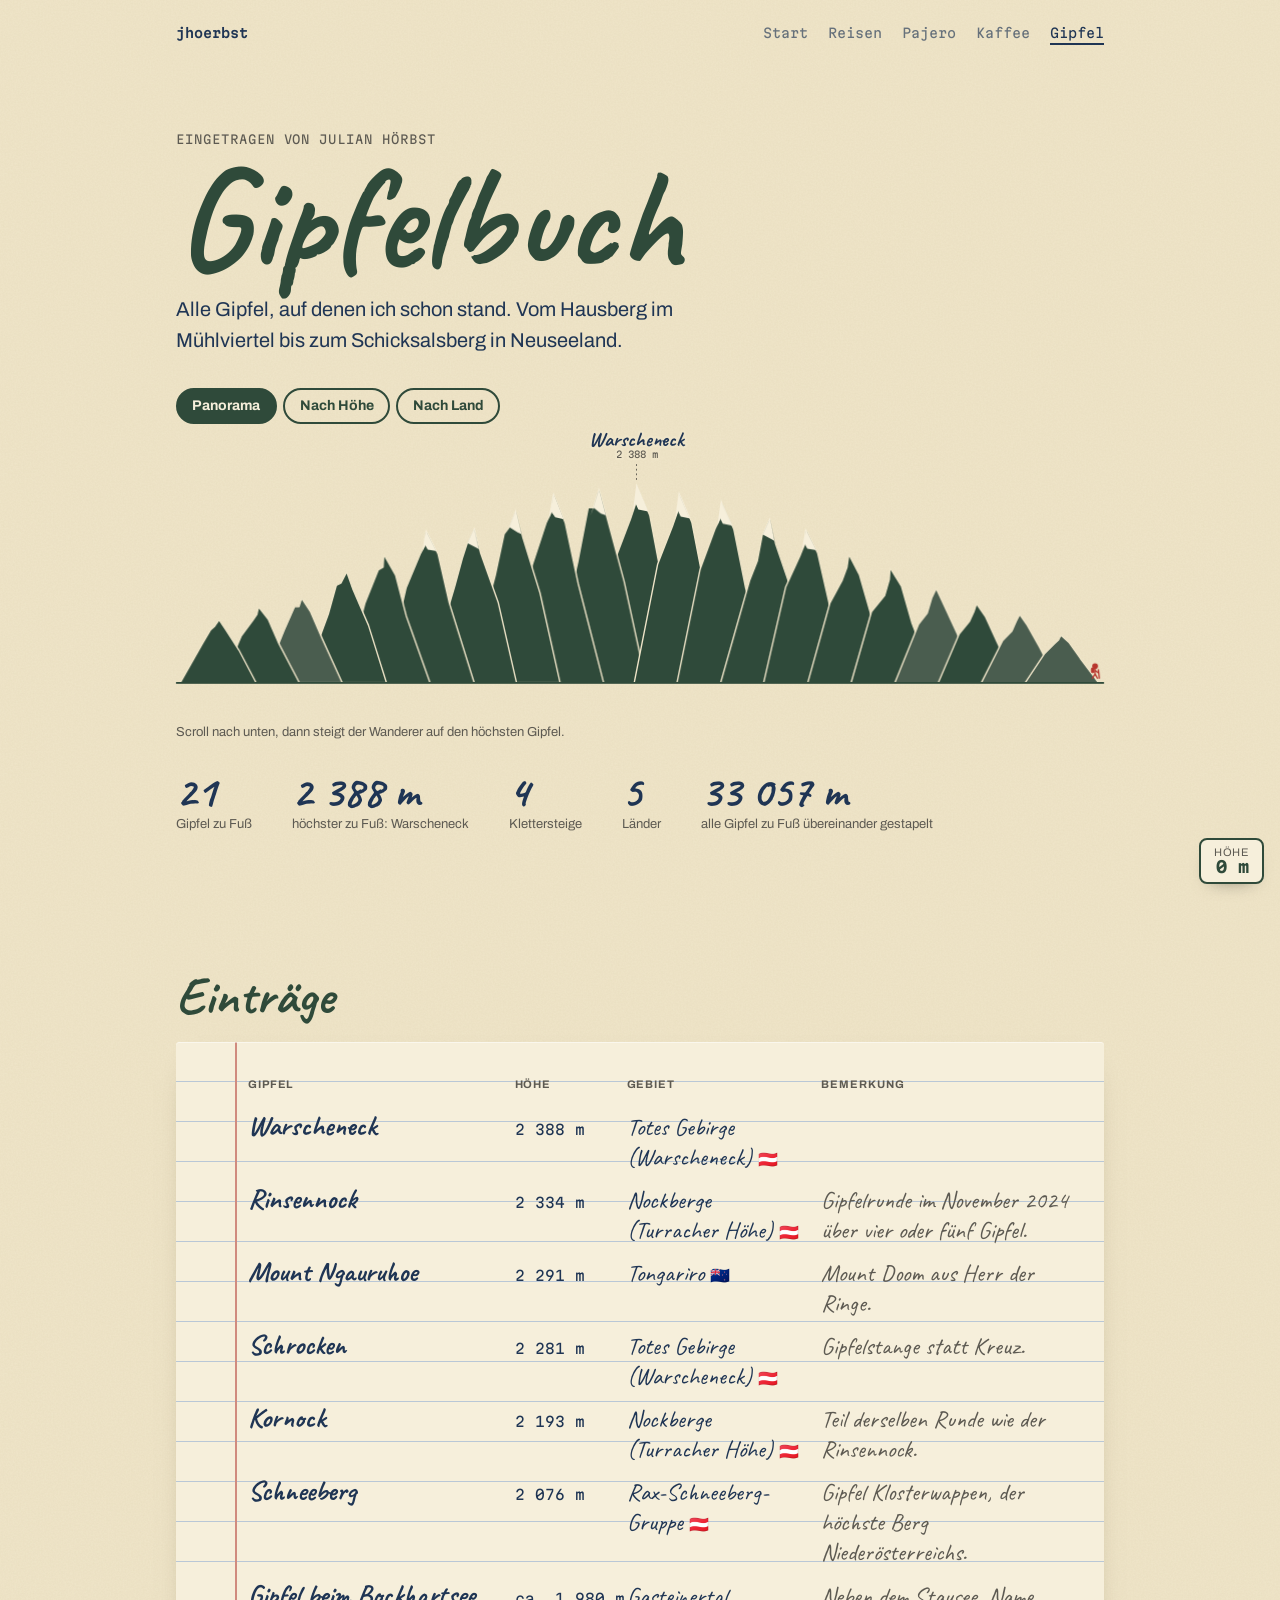
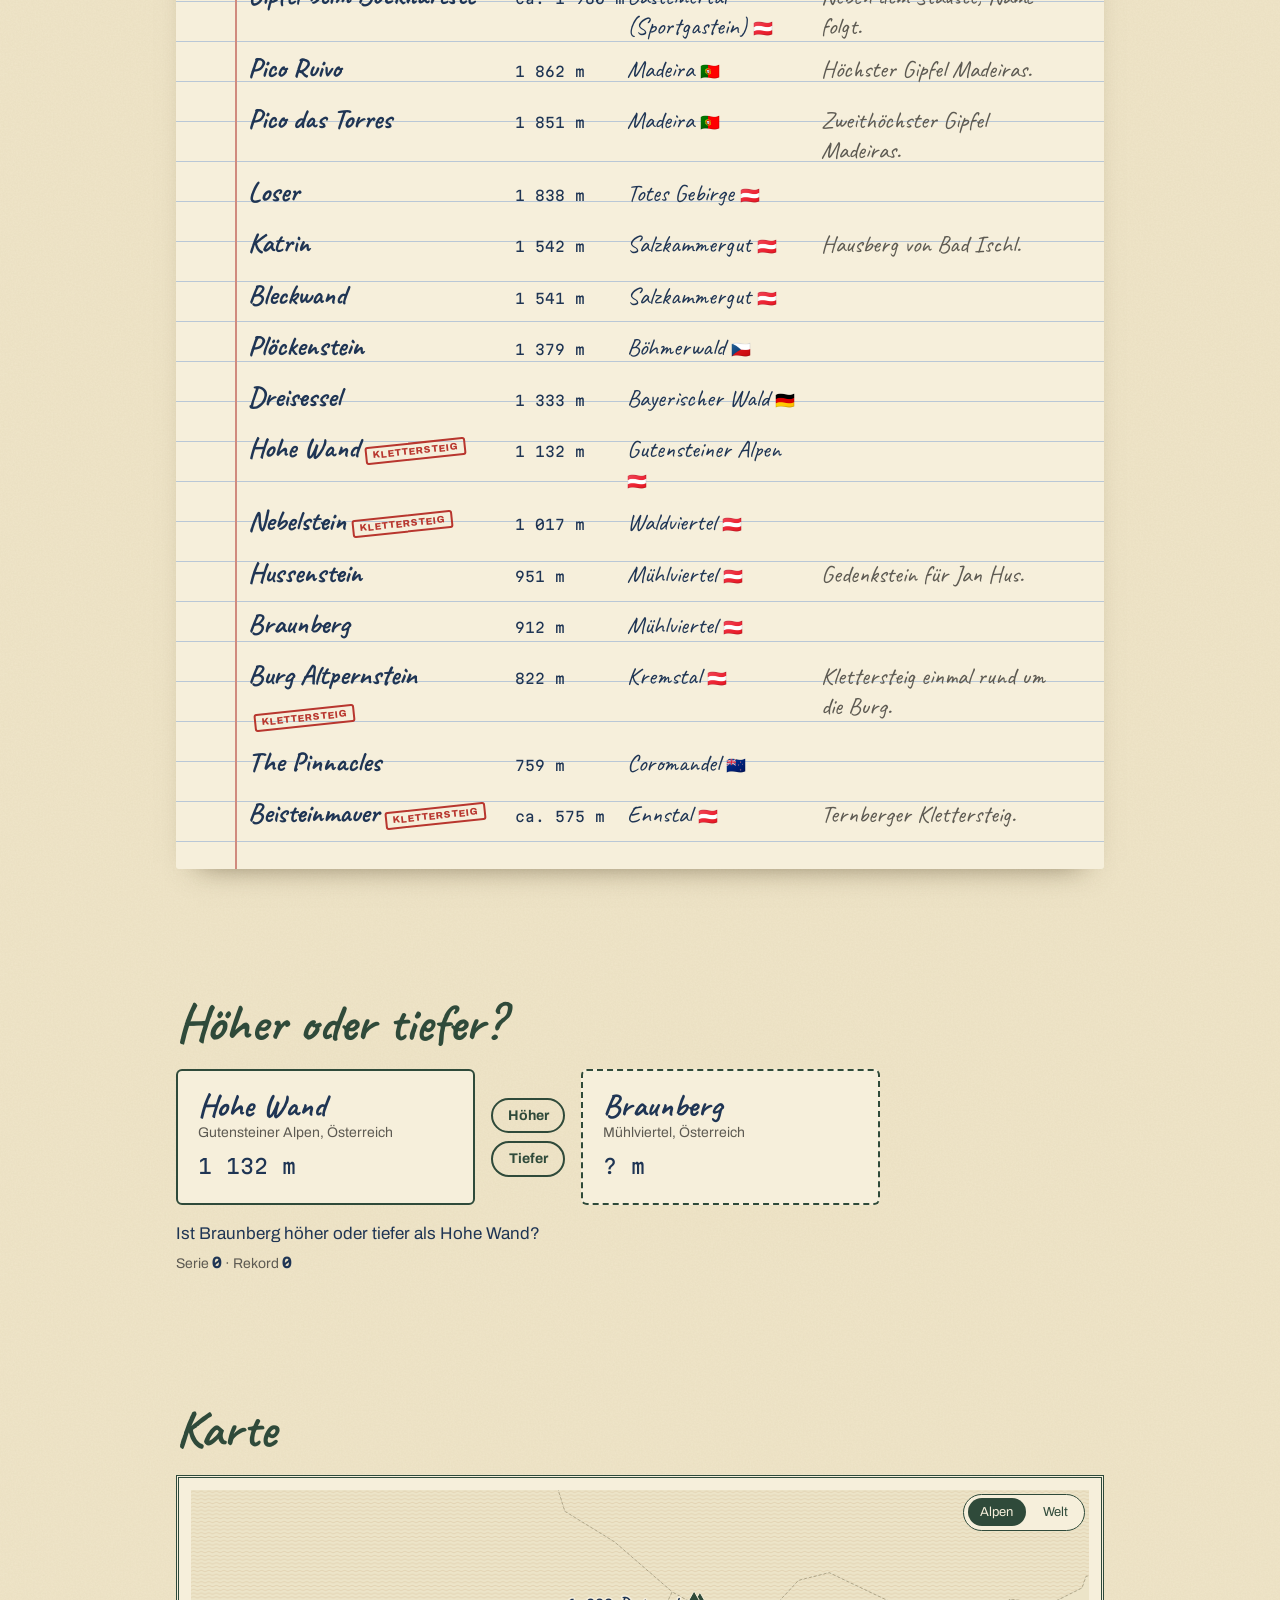
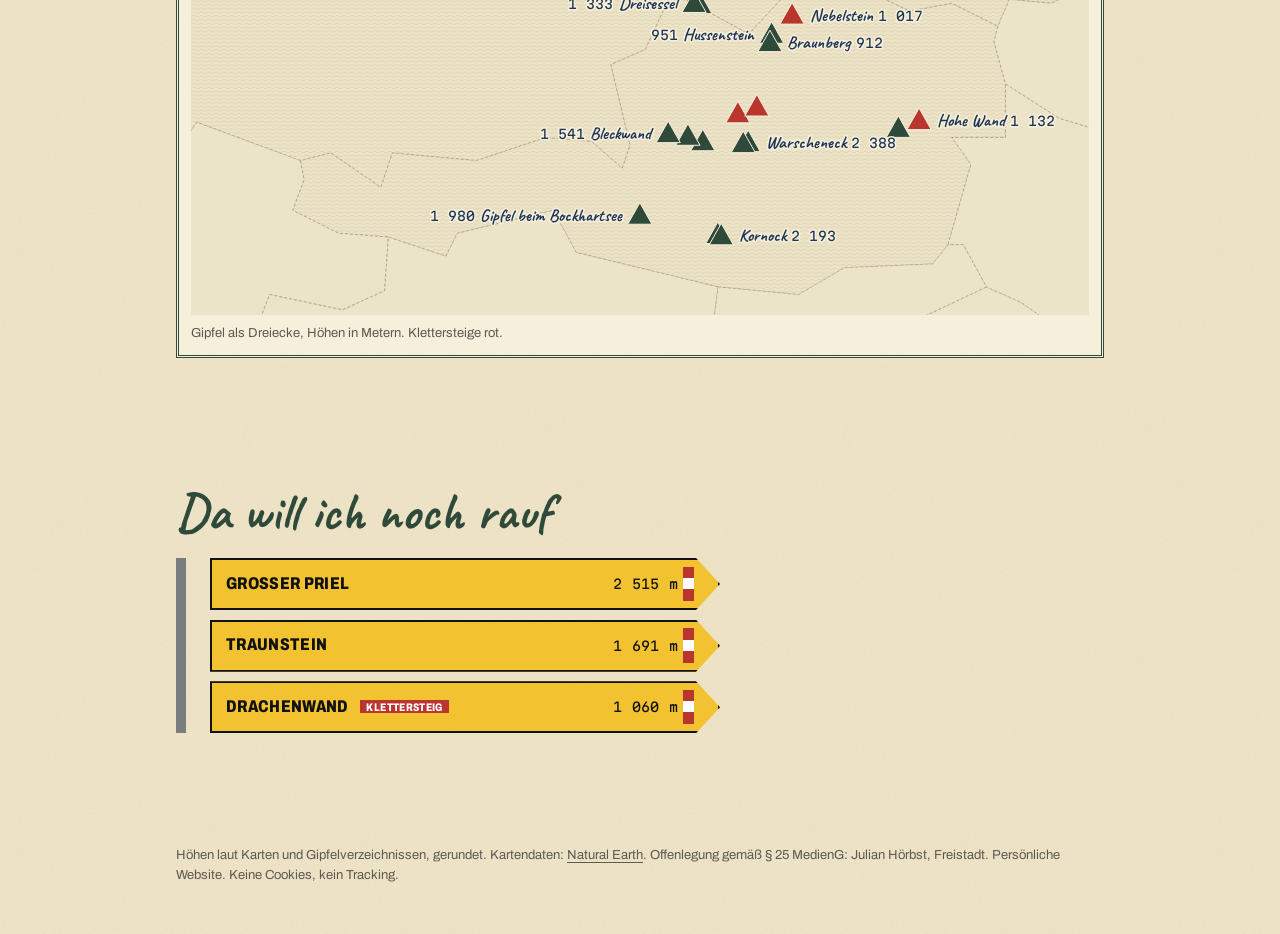
<file: gipfel/index.html>
<!doctype html>
<html lang="de">
<head>
  <meta charset="utf-8">
  <meta name="viewport" content="width=device-width, initial-scale=1">
  <title>Gipfelbuch · Julian Hörbst</title>
  <meta name="description" content="Mein Gipfelbuch: alle Gipfel, auf denen ich schon stand, vom Mühlviertel bis zum Mount Doom.">
  <meta name="color-scheme" content="light">
  <meta name="theme-color" content="#2f4a3a">
  <link rel="canonical" href="https://jhoerbst.github.io/gipfel/">
  <link rel="icon" href="../assets/img/favicon.svg" type="image/svg+xml">
  <link rel="apple-touch-icon" href="../assets/img/apple-touch-icon.png">
  <link rel="preload" href="../assets/fonts/caveat.woff2" as="font" type="font/woff2" crossorigin>
  <link rel="preload" href="../assets/fonts/archivo-normal.woff2" as="font" type="font/woff2" crossorigin>
  <link rel="stylesheet" href="gipfel.css">
  <link rel="stylesheet" href="../assets/nav.css">
</head>
<body style="--nav-fg: var(--tinte)">
  <header>
    <nav class="sitenav" aria-label="Seiten">
      <a class="sitenav-logo" href="../">jhoerbst</a>
      <ul>
        <li><a href="../">Start</a></li>
        <li><a href="../reisen/">Reisen</a></li>
        <li><a href="../camper/">Pajero</a></li>
        <li><a href="../kaffee/">Kaffee</a></li>
        <li><a href="../gipfel/" aria-current="page">Gipfel</a></li>
      </ul>
    </nav>
  </header>

  <main>
    <section class="hero" aria-labelledby="titel">
      <p class="vorspann">Eingetragen von Julian Hörbst</p>
      <h1 id="titel">Gipfelbuch</h1>
      <p class="lead">Alle Gipfel, auf denen ich schon stand. Vom Hausberg im Mühlviertel bis zum Schicksalsberg in Neuseeland.</p>
      <div class="sortierung" role="group" aria-label="Panorama ordnen">
        <button type="button" data-ordnung="panorama" aria-pressed="true">Panorama</button>
        <button type="button" data-ordnung="hoehe" aria-pressed="false">Nach Höhe</button>
        <button type="button" data-ordnung="land" aria-pressed="false">Nach Land</button>
      </div>
      <figure class="panorama" id="panorama" aria-label="Höhenpanorama aller Gipfel"></figure>
      <p class="panorama-tipp">Scroll nach unten, dann steigt der Wanderer auf den höchsten Gipfel.</p>
      <dl class="zahlen" id="zahlen"></dl>
    </section>

    <section class="buch" aria-labelledby="buch-titel">
      <h2 id="buch-titel">Einträge</h2>
      <div class="seite">
        <div class="spalten" aria-hidden="true">
          <span>Gipfel</span><span>Höhe</span><span>Gebiet</span><span>Bemerkung</span>
        </div>
        <ol class="eintraege" id="eintraege"></ol>
      </div>
    </section>

    <section class="spiel" id="spiel" aria-labelledby="spiel-titel">
      <h2 id="spiel-titel">Höher oder tiefer?</h2>
      <div class="spiel-feld">
        <div class="spiel-karte">
          <p class="spiel-name"></p>
          <p class="spiel-gebiet"></p>
          <p class="spiel-hoehe"></p>
        </div>
        <div class="spiel-knoepfe">
          <button type="button" data-tipp="hoeher">Höher</button>
          <button type="button" data-tipp="tiefer">Tiefer</button>
        </div>
        <div class="spiel-karte verdeckt">
          <p class="spiel-name"></p>
          <p class="spiel-gebiet"></p>
          <p class="spiel-hoehe"></p>
        </div>
      </div>
      <p class="spiel-meldung" aria-live="polite"></p>
      <p class="spiel-stand">Serie <strong data-serie>0</strong> · Rekord <strong data-best>0</strong></p>
      <button type="button" class="spiel-weiter" hidden>Weiter</button>
    </section>

    <section class="karte-teil" aria-labelledby="karte-titel">
      <h2 id="karte-titel">Karte</h2>
      <div class="karte-rahmen">
        <div class="karte-tools" role="group" aria-label="Kartenausschnitt">
          <button type="button" data-view="alpen" aria-pressed="true">Alpen</button>
          <button type="button" data-view="welt" aria-pressed="false">Welt</button>
        </div>
        <div class="karte" id="karte"><p class="karte-hinweis">Karte wird geladen …</p></div>
        <p class="massstab">Gipfel als Dreiecke, Höhen in Metern. Klettersteige rot.</p>
      </div>
    </section>

    <section class="wunsch" aria-labelledby="wunsch-titel">
      <h2 id="wunsch-titel">Da will ich noch rauf</h2>
      <ul class="wegweiser" id="wegweiser"></ul>
    </section>
  </main>

  <footer class="fuss">
    <p>Höhen laut Karten und Gipfelverzeichnissen, gerundet. Kartendaten: <a href="https://www.naturalearthdata.com/">Natural Earth</a>.
      Offenlegung gemäß § 25 MedienG: Julian Hörbst, Freistadt. Persönliche Website. Keine Cookies, kein Tracking.</p>
  </footer>

  <p class="hoehenmesser" id="hoehenmesser" aria-hidden="true"><span>Höhe</span><strong>0 m</strong></p>

  <script src="gipfel.js"></script>
</body>
</html>
</file>
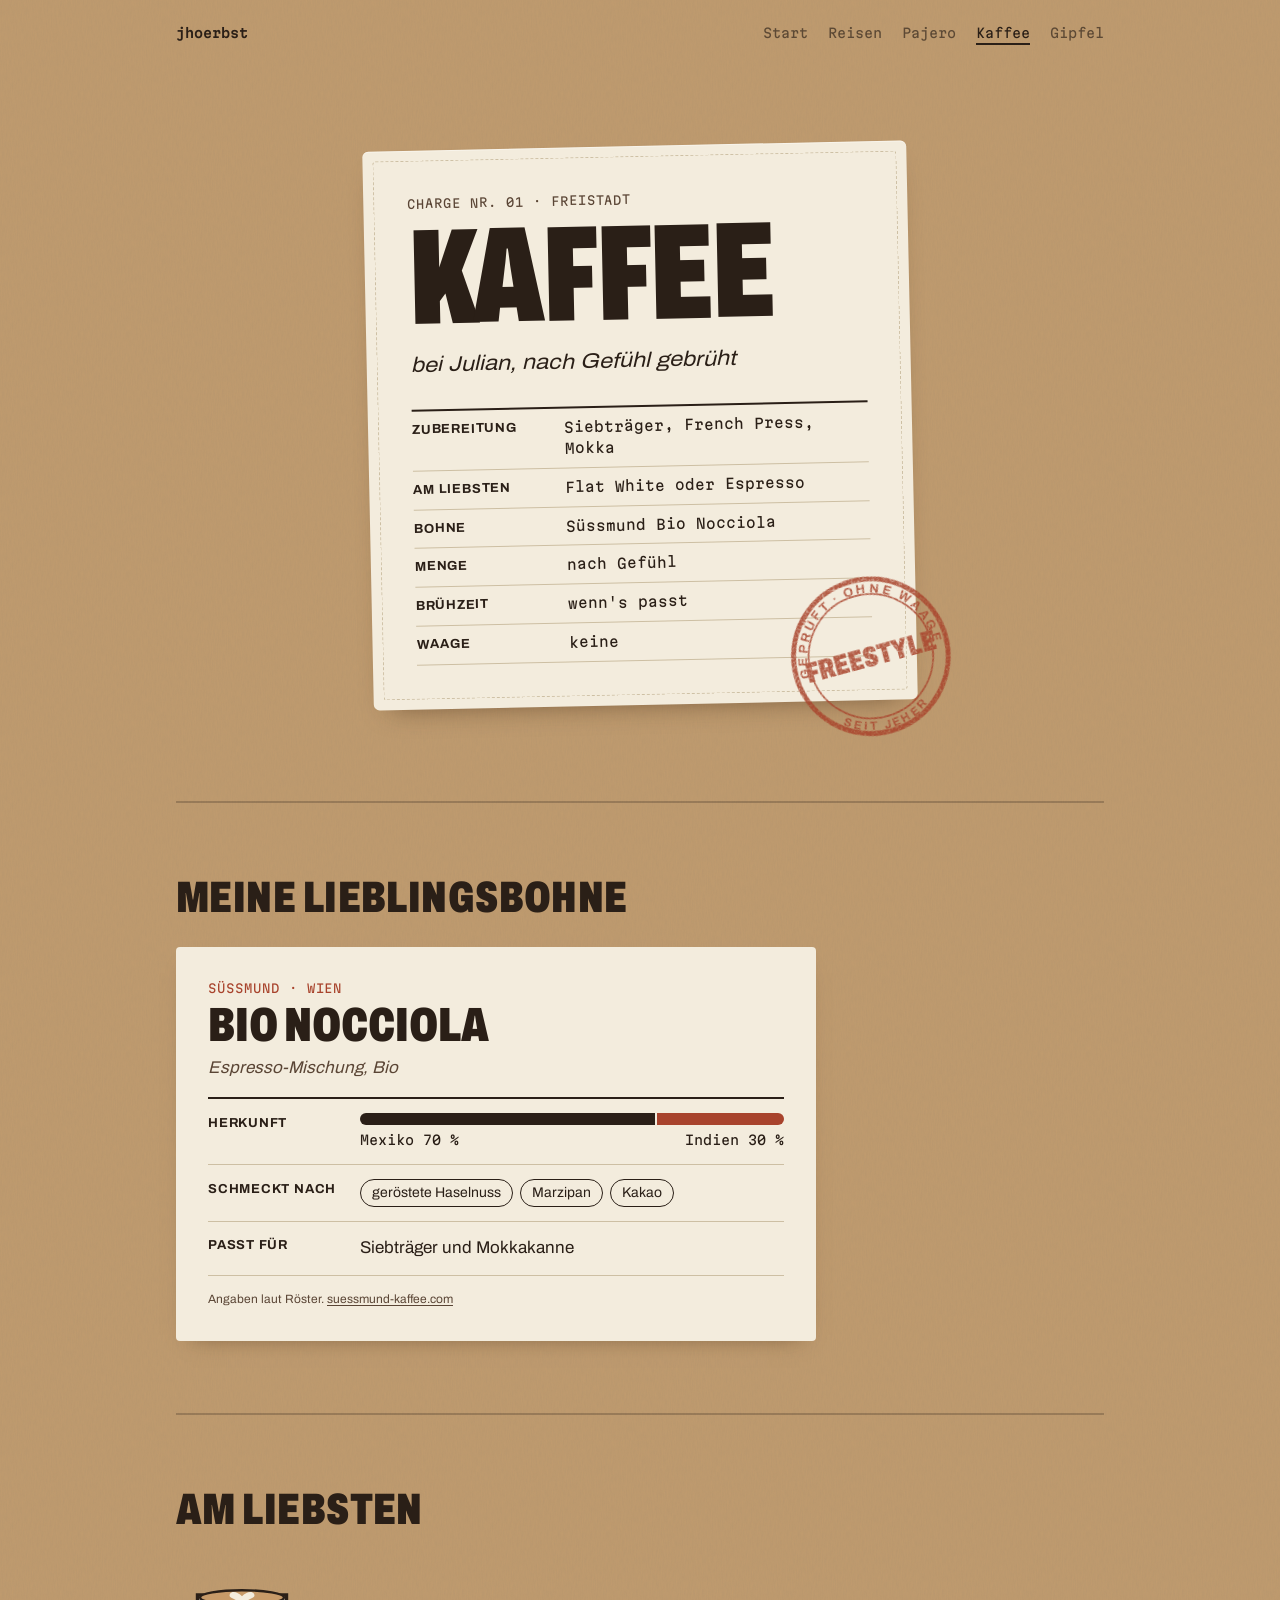
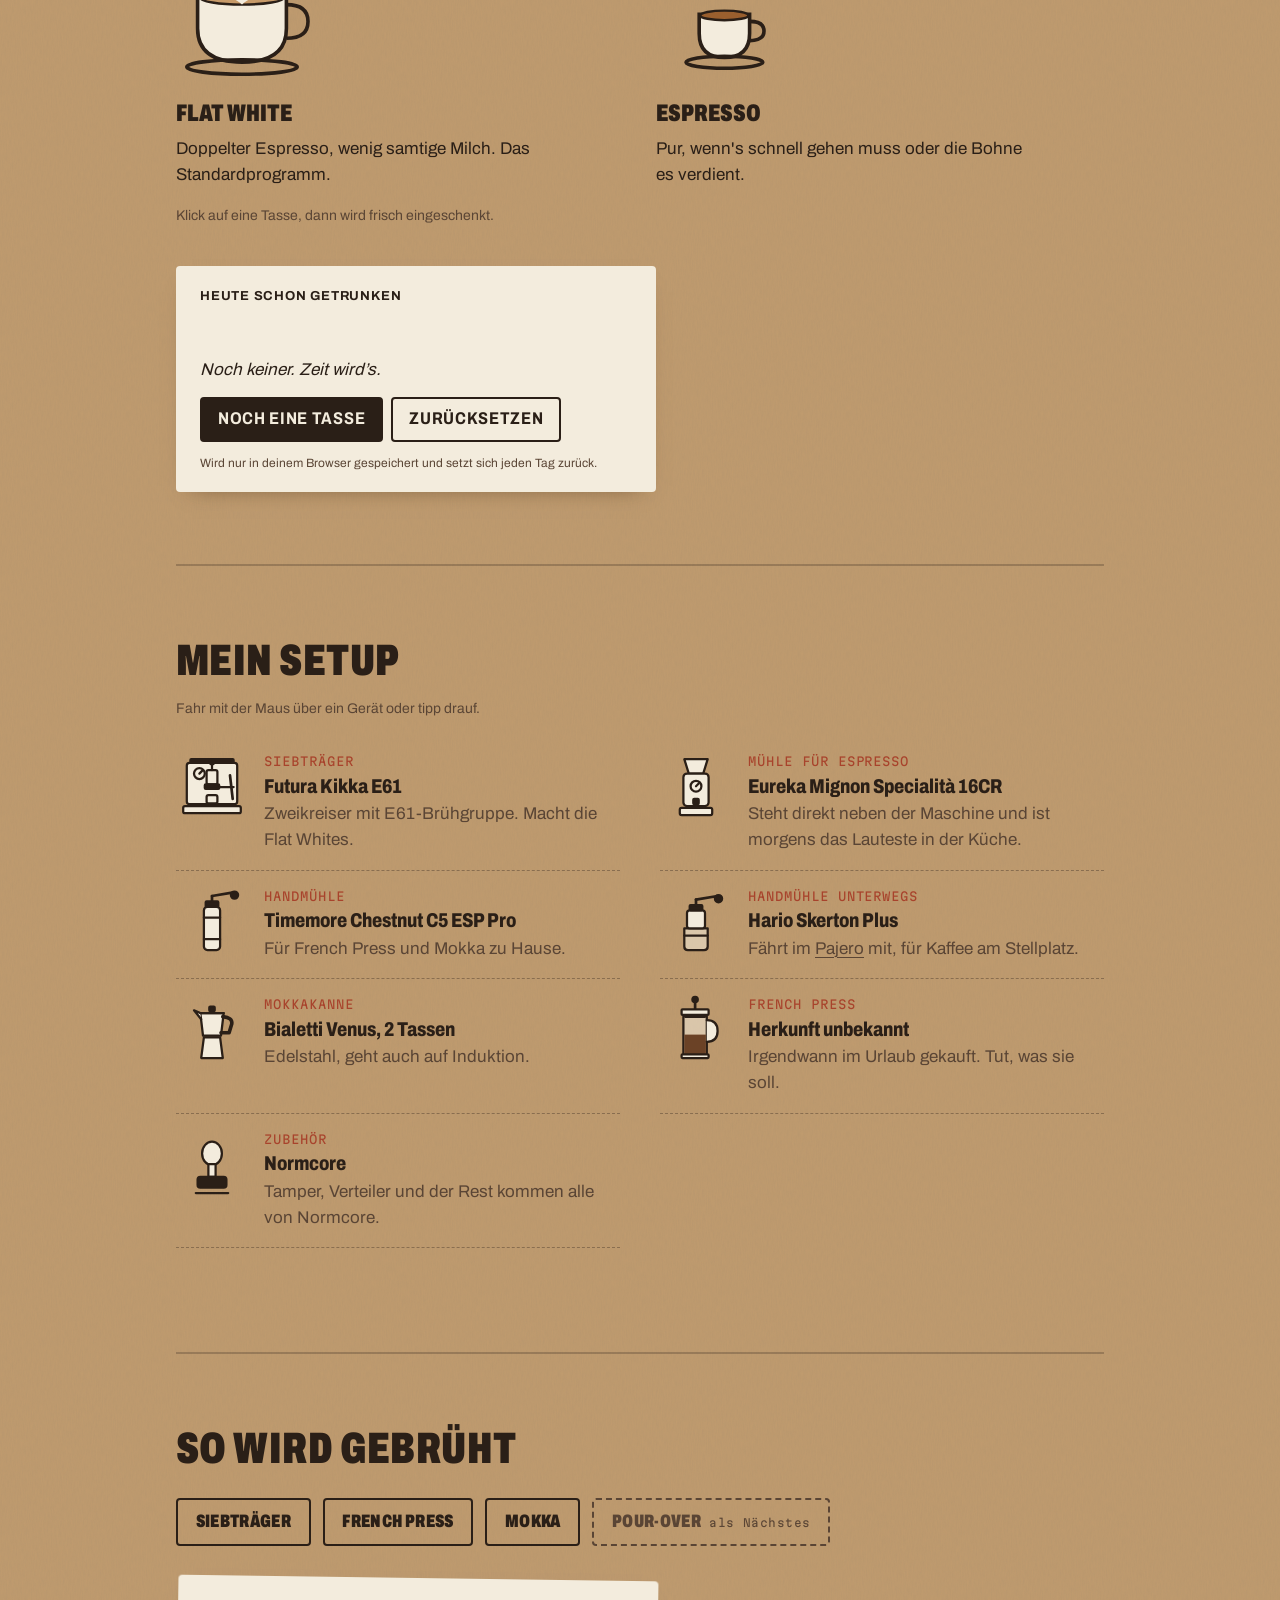
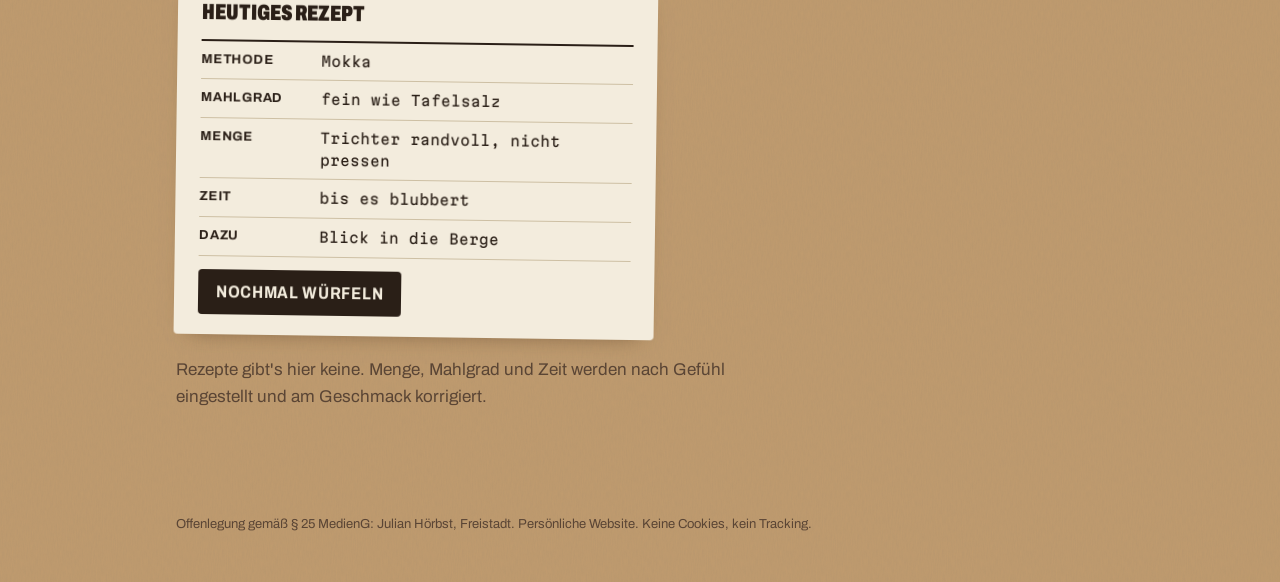
<file: kaffee/index.html>
<!doctype html>
<html lang="de">
<head>
  <meta charset="utf-8">
  <meta name="viewport" content="width=device-width, initial-scale=1">
  <title>Kaffee · Julian Hörbst</title>
  <meta name="description" content="Mein Kaffee-Setup, meine Lieblingsbohne und wie ich ihn am liebsten trinke. Ohne Waage, nach Gefühl.">
  <meta name="color-scheme" content="light">
  <meta name="theme-color" content="#b8946a">
  <link rel="canonical" href="https://jhoerbst.github.io/kaffee/">
  <link rel="icon" href="../assets/img/favicon.svg" type="image/svg+xml">
  <link rel="apple-touch-icon" href="../assets/img/apple-touch-icon.png">
  <link rel="preload" href="../assets/fonts/archivo-normal.woff2" as="font" type="font/woff2" crossorigin>
  <link rel="preload" href="../assets/fonts/martian-mono.woff2" as="font" type="font/woff2" crossorigin>
  <link rel="stylesheet" href="kaffee.css">
  <link rel="stylesheet" href="../assets/nav.css">
</head>
<body style="--nav-fg: var(--tinte)">
  <!-- Druckfarbe der Stempel: leicht ausgefranst -->
  <svg class="defs" aria-hidden="true" focusable="false">
    <filter id="tinte" x="-5%" y="-5%" width="110%" height="110%">
      <feTurbulence type="fractalNoise" baseFrequency="0.9" numOctaves="2" seed="3" result="rauschen"/>
      <feDisplacementMap in="SourceGraphic" in2="rauschen" scale="1.6" result="kante"/>
      <feTurbulence type="fractalNoise" baseFrequency="0.35" numOctaves="2" seed="8" result="flecken"/>
      <feColorMatrix in="flecken" type="matrix" values="0 0 0 0 0  0 0 0 0 0  0 0 0 0 0  0 0 0 -1.6 1.75" result="maske"/>
      <feComposite in="kante" in2="maske" operator="in"/>
    </filter>
  </svg>

  <header>
    <nav class="sitenav" aria-label="Seiten">
      <a class="sitenav-logo" href="../">jhoerbst</a>
      <ul>
        <li><a href="../">Start</a></li>
        <li><a href="../reisen/">Reisen</a></li>
        <li><a href="../camper/">Pajero</a></li>
        <li><a href="../kaffee/" aria-current="page">Kaffee</a></li>
        <li><a href="../gipfel/">Gipfel</a></li>
      </ul>
    </nav>
  </header>

  <main>
    <!-- Hero: das Etikett der Hausmischung -->
    <section class="hero" aria-labelledby="titel">
      <div class="etikett">
        <p class="charge">Charge Nr. 01 · Freistadt</p>
        <h1 id="titel">Kaffee</h1>
        <p class="untertitel">bei Julian, nach Gefühl gebrüht</p>
        <dl class="etikett-daten">
          <div><dt>Zubereitung</dt><dd>Siebträger, French Press, Mokka</dd></div>
          <div><dt>Am liebsten</dt><dd>Flat White oder Espresso</dd></div>
          <div><dt>Bohne</dt><dd>Süssmund Bio Nocciola</dd></div>
          <div><dt>Menge</dt><dd>nach Gefühl</dd></div>
          <div><dt>Brühzeit</dt><dd>wenn's passt</dd></div>
          <div><dt>Waage</dt><dd>keine</dd></div>
        </dl>
        <svg class="stempel" viewBox="0 0 200 200" aria-hidden="true">
          <g class="druck">
            <circle cx="100" cy="100" r="92" fill="none" stroke="currentColor" stroke-width="6"/>
            <circle cx="100" cy="100" r="74" fill="none" stroke="currentColor" stroke-width="2"/>
            <path id="bogen-o" d="M24,100 A76,76 0 0 1 176,100" fill="none"/>
            <path id="bogen-u" d="M12,100 A88,88 0 0 0 188,100" fill="none"/>
            <text font-size="15" font-weight="700" letter-spacing="3"><textPath href="#bogen-o" startOffset="50%" text-anchor="middle">GEPRÜFT · OHNE WAAGE</textPath></text>
            <text font-size="14" font-weight="700" letter-spacing="3"><textPath href="#bogen-u" startOffset="50%" text-anchor="middle">SEIT JEHER</textPath></text>
            <text x="100" y="112" text-anchor="middle" font-size="34" font-weight="900" style="font-stretch:70%">FREESTYLE</text>
          </g>
        </svg>
      </div>
    </section>

    <!-- Lieblingsbohne -->
    <section class="bohne" aria-labelledby="bohne-titel">
      <h2 id="bohne-titel">Meine Lieblingsbohne</h2>
      <article class="bohnen-etikett">
        <header>
          <p class="roester">Süssmund · Wien</p>
          <h3>Bio Nocciola</h3>
          <p class="art">Espresso-Mischung, Bio</p>
        </header>
        <dl class="bohnen-daten">
          <div class="herkunft">
            <dt>Herkunft</dt>
            <dd>
              <span class="balken" aria-hidden="true"><span style="width:70%"></span><span style="width:30%"></span></span>
              <span class="herkunft-text"><span>Mexiko 70 %</span><span>Indien 30 %</span></span>
            </dd>
          </div>
          <div>
            <dt>Schmeckt nach</dt>
            <dd>
              <ul class="noten">
                <li>geröstete Haselnuss</li>
                <li>Marzipan</li>
                <li>Kakao</li>
              </ul>
            </dd>
          </div>
          <div>
            <dt>Passt für</dt>
            <dd>Siebträger und Mokkakanne</dd>
          </div>
        </dl>
        <p class="quelle">Angaben laut Röster. <a href="https://suessmund-kaffee.com/">suessmund-kaffee.com</a></p>
      </article>
    </section>

    <!-- Am liebsten -->
    <section class="liebling" aria-labelledby="liebling-titel">
      <h2 id="liebling-titel">Am liebsten</h2>
      <ul class="tassen">
        <li>
          <button type="button" class="tassen-knopf" data-tasse="flatwhite" aria-label="Flat White eingießen">
          <svg viewBox="0 0 120 100" aria-hidden="true" overflow="visible">
            <path class="strahl" d="M55,-6 V32"/>
            <path class="tasse" d="M18,30 H92 V58 Q92,86 55,86 Q18,86 18,58 Z"/>
            <path class="henkel" d="M92,38 Q110,38 110,52 Q110,66 92,66"/>
            <ellipse class="milch" cx="55" cy="32" rx="35" ry="6"/>
            <path class="latte" d="M55,38 C49,32 43,33 45,29 C47,26 52,28 55,31 C58,28 63,26 65,29 C67,33 61,32 55,38 Z"/>
            <ellipse class="untertasse" cx="55" cy="90" rx="46" ry="6"/>
          </svg>
          </button>
          <h3>Flat White</h3>
          <p>Doppelter Espresso, wenig samtige Milch. Das Standardprogramm.</p>
        </li>
        <li>
          <button type="button" class="tassen-knopf" data-tasse="espresso" aria-label="Espresso ziehen">
          <svg viewBox="0 0 120 100" aria-hidden="true" overflow="visible">
            <path class="strahl strahl-duenn" d="M55,18 V46 M59,18 V46"/>
            <path class="tasse" d="M36,46 H78 V62 Q78,82 57,82 Q36,82 36,62 Z"/>
            <path class="henkel" d="M78,52 Q90,52 90,60 Q90,68 78,68"/>
            <ellipse class="crema" cx="57" cy="47" rx="20" ry="4"/>
            <ellipse class="untertasse" cx="57" cy="86" rx="32" ry="5"/>
          </svg>
          </button>
          <h3>Espresso</h3>
          <p>Pur, wenn's schnell gehen muss oder die Bohne es verdient.</p>
        </li>
      </ul>
      <p class="hinweis tassen-tipp">Klick auf eine Tasse, dann wird frisch eingeschenkt.</p>

      <div class="zaehler" id="zaehler">
        <p class="zaehler-titel">Heute schon getrunken</p>
        <div class="zaehler-tassen" id="zaehler-tassen" aria-live="polite"></div>
        <p class="zaehler-text" id="zaehler-text"></p>
        <div class="zaehler-knoepfe">
          <button type="button" id="plus-tasse">Noch eine Tasse</button>
          <button type="button" id="reset-tasse" class="leise">Zurücksetzen</button>
        </div>
        <p class="zaehler-hinweis">Wird nur in deinem Browser gespeichert und setzt sich jeden Tag zurück.</p>
      </div>
    </section>

    <!-- Setup -->
    <section class="setup" aria-labelledby="setup-titel">
      <h2 id="setup-titel">Mein Setup</h2>
      <p class="hinweis setup-tipp">Fahr mit der Maus über ein Gerät oder tipp drauf.</p>
      <ul class="setup-list">
        <li>
          <svg class="zeichnung" viewBox="0 0 80 80" aria-hidden="true" overflow="visible"><rect x="12" y="12" width="56" height="46" rx="3"/><rect class="dunkel" x="16" y="8" width="48" height="4" rx="1"/><circle cx="26" cy="24" r="6"/><path d="M26 24 L29 21"/><rect x="34" y="20" width="12" height="16" rx="2"/><path d="M40 20 V12"/><circle class="dunkel" cx="40" cy="11" r="2.5"/><rect class="dunkel" x="32" y="36" width="16" height="5" rx="1"/><path d="M48 39 H64"/><path class="strich" d="M60 26 L63 52"/><rect x="34" y="48" width="12" height="9" rx="2"/><circle class="tropfen" cx="40" cy="43" r="1.6"/><rect x="8" y="60" width="64" height="8" rx="2"/></svg>
          <p class="rolle">Siebträger</p>
          <h3>Futura Kikka E61</h3>
          <p>Zweikreiser mit E61-Brühgruppe. Macht die Flat Whites.</p>
        </li>
        <li>
          <svg class="zeichnung" viewBox="0 0 80 80" aria-hidden="true" overflow="visible"><g class="ruettel"><path d="M27 8 H53 L48 24 H32 Z"/><rect x="26" y="24" width="28" height="36" rx="4"/><circle cx="40" cy="38" r="6"/><path d="M40 38 L43 35"/><rect class="dunkel" x="37" y="52" width="6" height="6" rx="1"/></g><circle class="pulver p1" cx="39" cy="59" r="1.2"/><circle class="pulver p2" cx="41" cy="59" r="1.2"/><rect x="22" y="62" width="36" height="8" rx="2"/></svg>
          <p class="rolle">Mühle für Espresso</p>
          <h3>Eureka Mignon Specialità 16CR</h3>
          <p>Steht direkt neben der Maschine und ist morgens das Lauteste in der Küche.</p>
        </li>
        <li>
          <svg class="zeichnung" viewBox="0 0 80 80" aria-hidden="true" overflow="visible"><rect x="31" y="22" width="18" height="48" rx="4"/><path d="M31 34 H49 M31 58 H49"/><rect class="dunkel" x="33" y="16" width="14" height="6" rx="1"/><path class="strich" d="M40 16 V10"/><g class="kurbel"><path class="strich" d="M40 10 L64 6"/><circle class="dunkel" cx="65" cy="9" r="4"/></g></svg>
          <p class="rolle">Handmühle</p>
          <h3>Timemore Chestnut C5 ESP Pro</h3>
          <p>Für French Press und Mokka zu Hause.</p>
        </li>
        <li>
          <svg class="zeichnung" viewBox="0 0 80 80" aria-hidden="true" overflow="visible"><path class="glas" d="M27 46 H53 V66 Q53 70 49 70 H31 Q27 70 27 66 Z"/><path d="M27 54 H53"/><rect x="30" y="26" width="20" height="20" rx="3"/><rect class="dunkel" x="33" y="20" width="14" height="6" rx="1"/><path class="strich" d="M40 20 V14"/><g class="kurbel"><path class="strich" d="M40 14 L64 10"/><circle class="dunkel" cx="65" cy="13" r="4"/></g></svg>
          <p class="rolle">Handmühle unterwegs</p>
          <h3>Hario Skerton Plus</h3>
          <p>Fährt im <a href="../camper/">Pajero</a> mit, für Kaffee am Stellplatz.</p>
        </li>
        <li>
          <svg class="zeichnung" viewBox="0 0 80 80" aria-hidden="true" overflow="visible"><path class="dampf d1" d="M20 14 Q16 9 20 5 Q24 1 20 -3"/><path class="dampf d2" d="M26 12 Q22 7 26 3 Q30 -1 26 -5"/><path d="M28 70 H52 L49 47 H31 Z"/><path d="M30 45 H50 L53 20 H27 Z"/><path d="M27 20 L20 17 L28 27"/><rect class="dunkel" x="37" y="13" width="6" height="5" rx="1"/><path d="M27 20 H53"/><path class="dunkel-strich" d="M52 24 Q63 25 62 32 L59 42 H50"/></svg>
          <p class="rolle">Mokkakanne</p>
          <h3>Bialetti Venus, 2 Tassen</h3>
          <p>Edelstahl, geht auch auf Induktion.</p>
        </li>
        <li>
          <svg class="zeichnung" viewBox="0 0 80 80" aria-hidden="true" overflow="visible"><rect class="glas" x="26" y="22" width="26" height="46" rx="2"/><path class="kaffee" d="M27 44 H51 V66 H27 Z"/><g class="kolben"><path class="strich" d="M39 6 V24"/><path class="sieb" d="M28 24 H50"/><circle class="dunkel" cx="39" cy="5" r="3"/></g><rect x="24" y="16" width="30" height="6" rx="1"/><path d="M52 28 Q64 28 64 40 Q64 52 52 52"/><rect x="24" y="66" width="30" height="4" rx="1"/></svg>
          <p class="rolle">French Press</p>
          <h3>Herkunft unbekannt</h3>
          <p>Irgendwann im Urlaub gekauft. Tut, was sie soll.</p>
        </li>
        <li>
          <svg class="zeichnung" viewBox="0 0 80 80" aria-hidden="true" overflow="visible"><g class="tamper"><ellipse cx="40" cy="26" rx="11" ry="13"/><rect x="36" y="38" width="8" height="14" rx="1"/><rect class="dunkel" x="24" y="52" width="32" height="12" rx="3"/></g><path d="M22 70 H58"/></svg>
          <p class="rolle">Zubehör</p>
          <h3>Normcore</h3>
          <p>Tamper, Verteiler und der Rest kommen alle von Normcore.</p>
        </li>
      </ul>
      <ul class="fotos" id="setup-fotos" hidden></ul>
    </section>

    <!-- Zubereitungen -->
    <section class="methoden" aria-labelledby="methoden-titel">
      <h2 id="methoden-titel">So wird gebrüht</h2>
      <ul class="methoden-list">
        <li class="methode">Siebträger</li>
        <li class="methode">French Press</li>
        <li class="methode">Mokka</li>
        <li class="methode bald">Pour-over<span>als Nächstes</span></li>
      </ul>
      <div class="rezept" id="rezept">
        <p class="rezept-kopf">Heutiges Rezept</p>
        <dl class="rezept-daten" aria-live="polite">
          <div><dt>Methode</dt><dd data-feld="methode"></dd></div>
          <div><dt>Mahlgrad</dt><dd data-feld="mahlgrad"></dd></div>
          <div><dt>Menge</dt><dd data-feld="menge"></dd></div>
          <div><dt>Zeit</dt><dd data-feld="zeit"></dd></div>
          <div><dt>Dazu</dt><dd data-feld="dazu"></dd></div>
        </dl>
        <button type="button" id="wuerfeln">Nochmal würfeln</button>
      </div>
      <p class="hinweis">Rezepte gibt's hier keine. Menge, Mahlgrad und Zeit werden nach Gefühl eingestellt und am Geschmack korrigiert.</p>
    </section>
  </main>

  <footer class="fuss">
    <p>Offenlegung gemäß § 25 MedienG: Julian Hörbst, Freistadt. Persönliche Website. Keine Cookies, kein Tracking.</p>
  </footer>

  <script src="kaffee.js"></script>
</body>
</html>
</file>
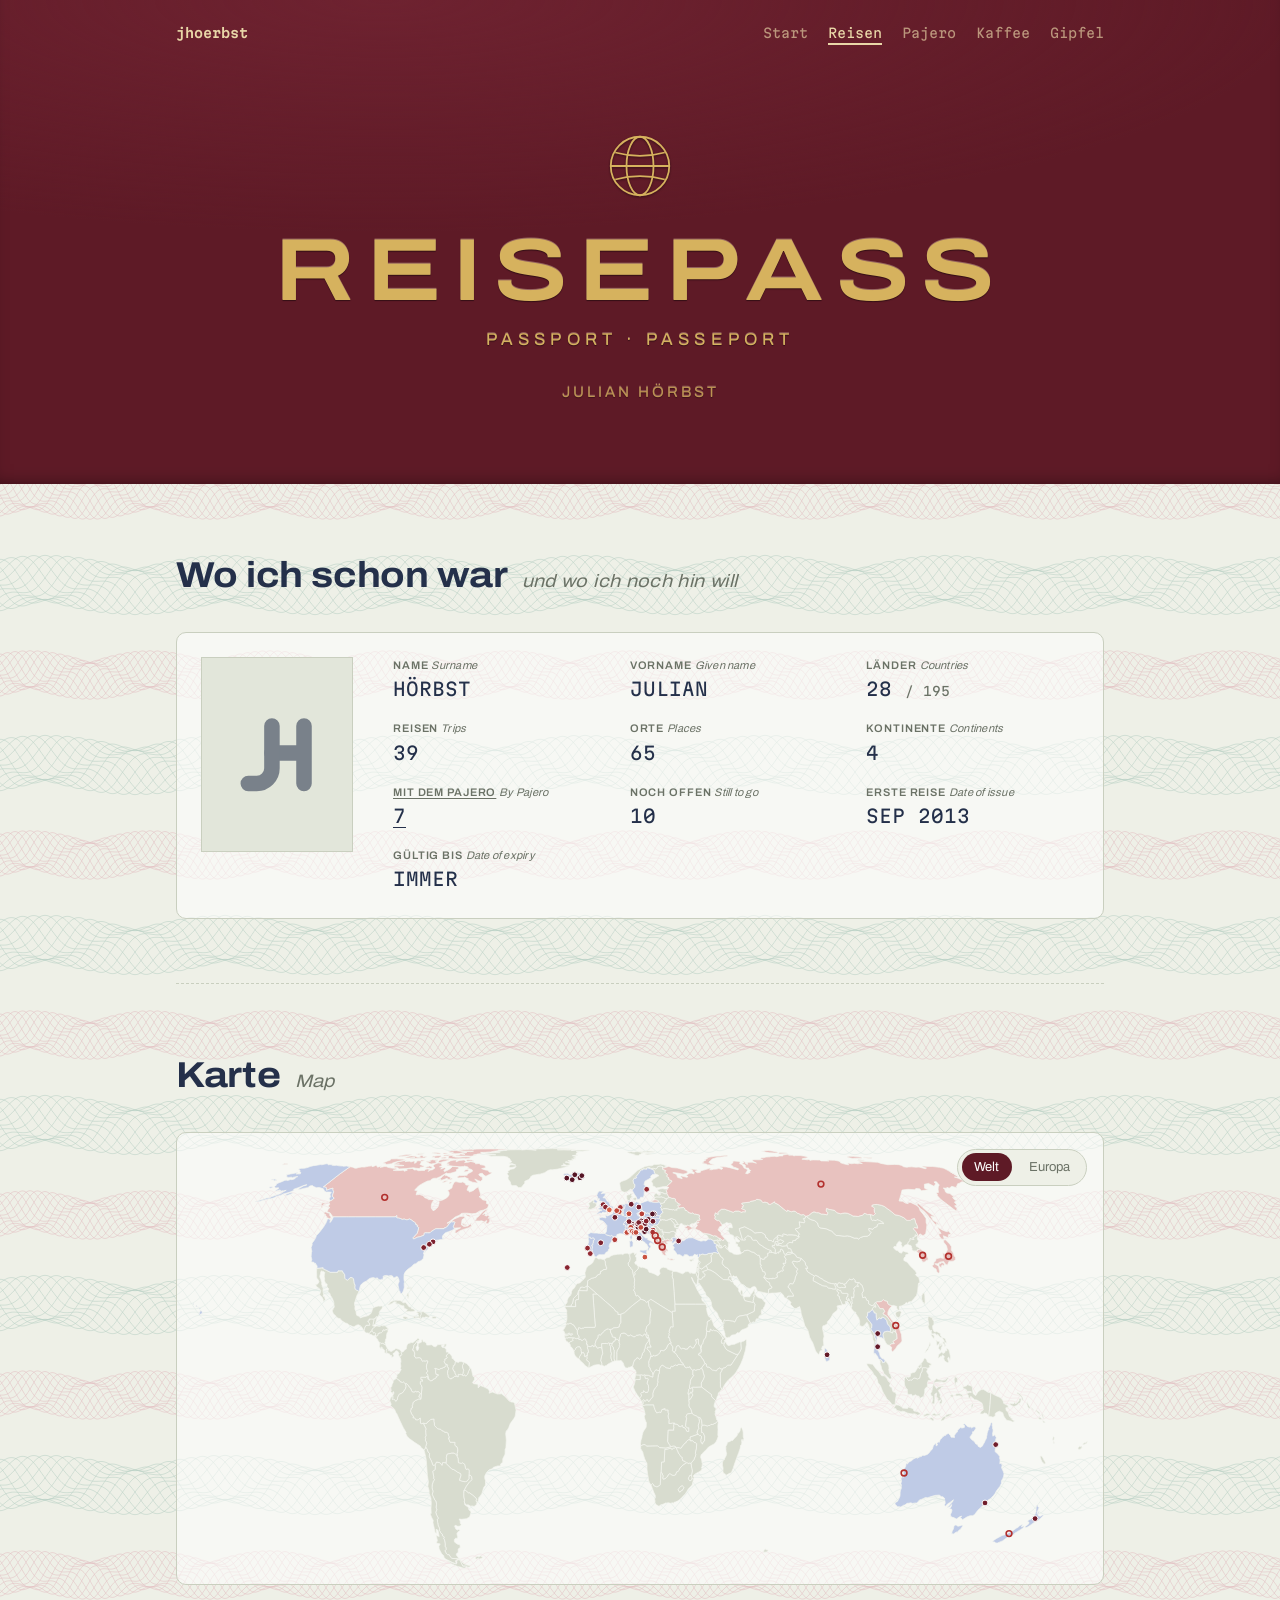
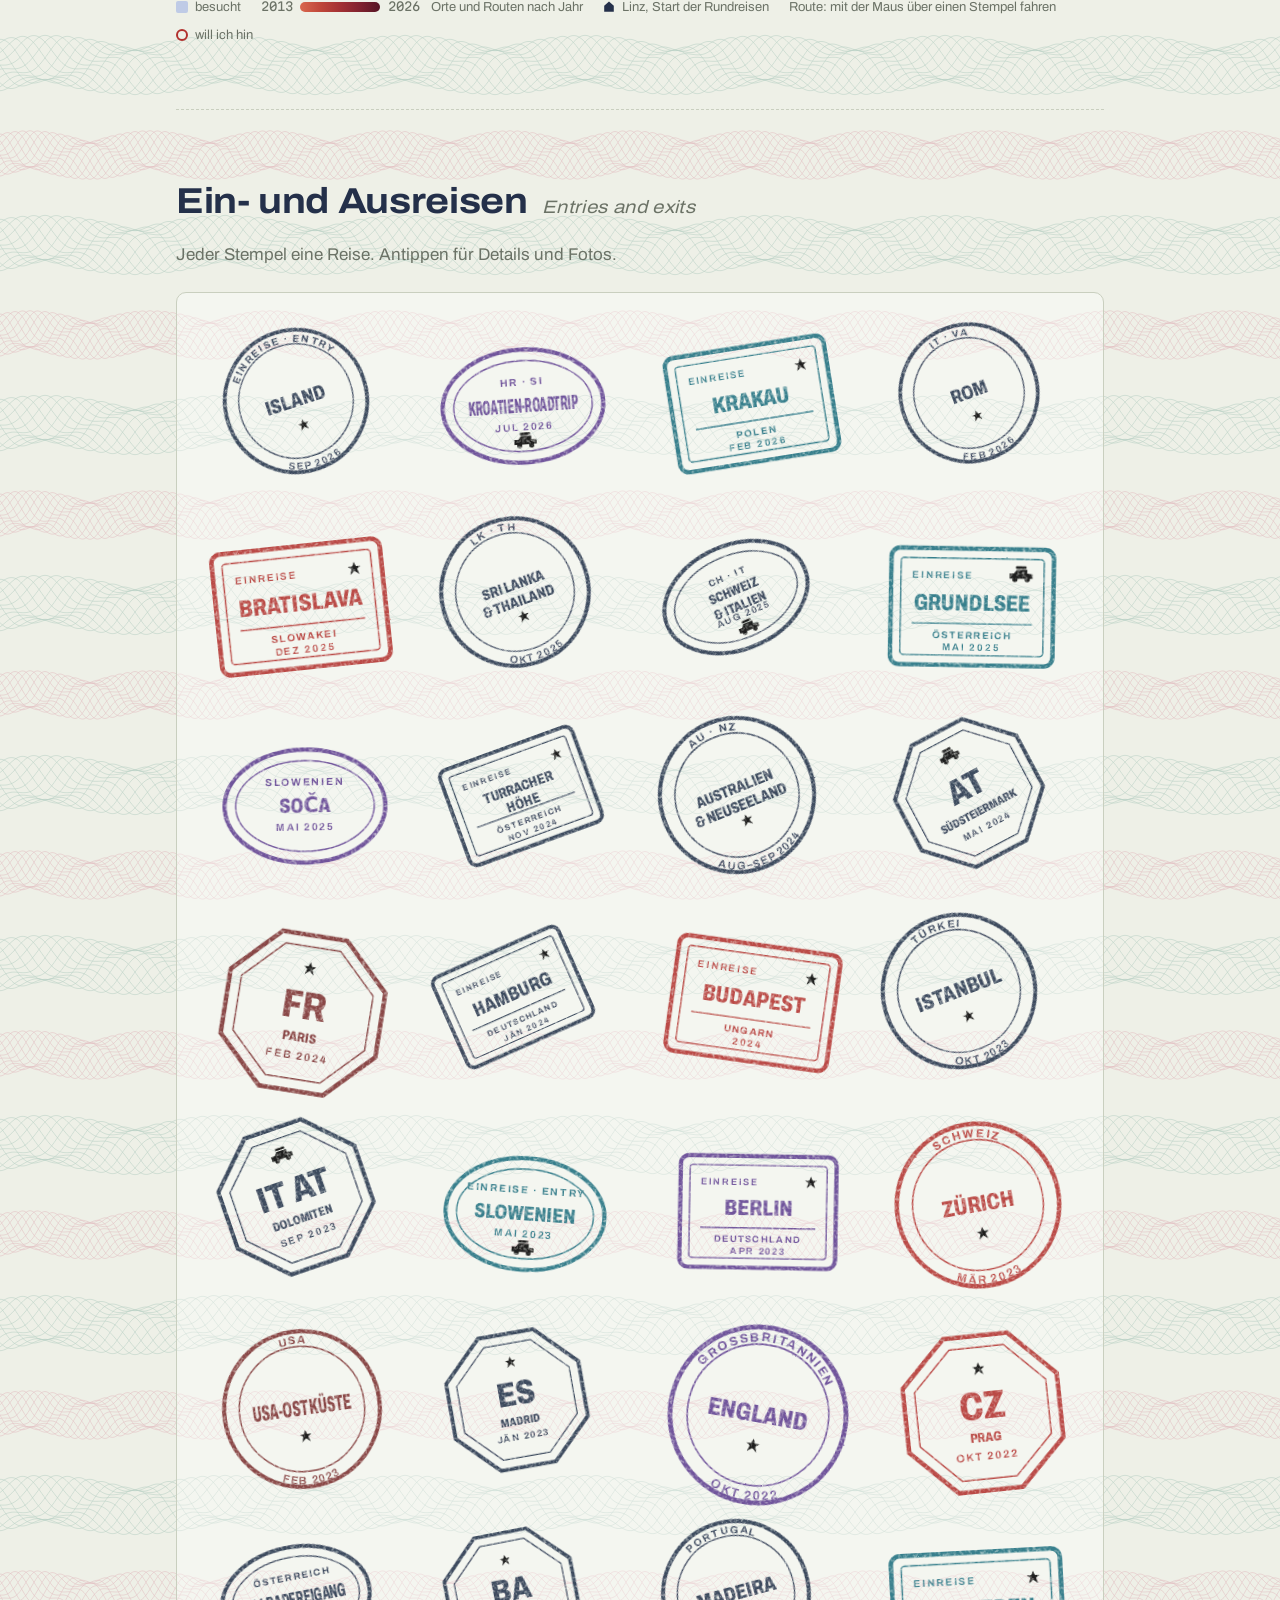
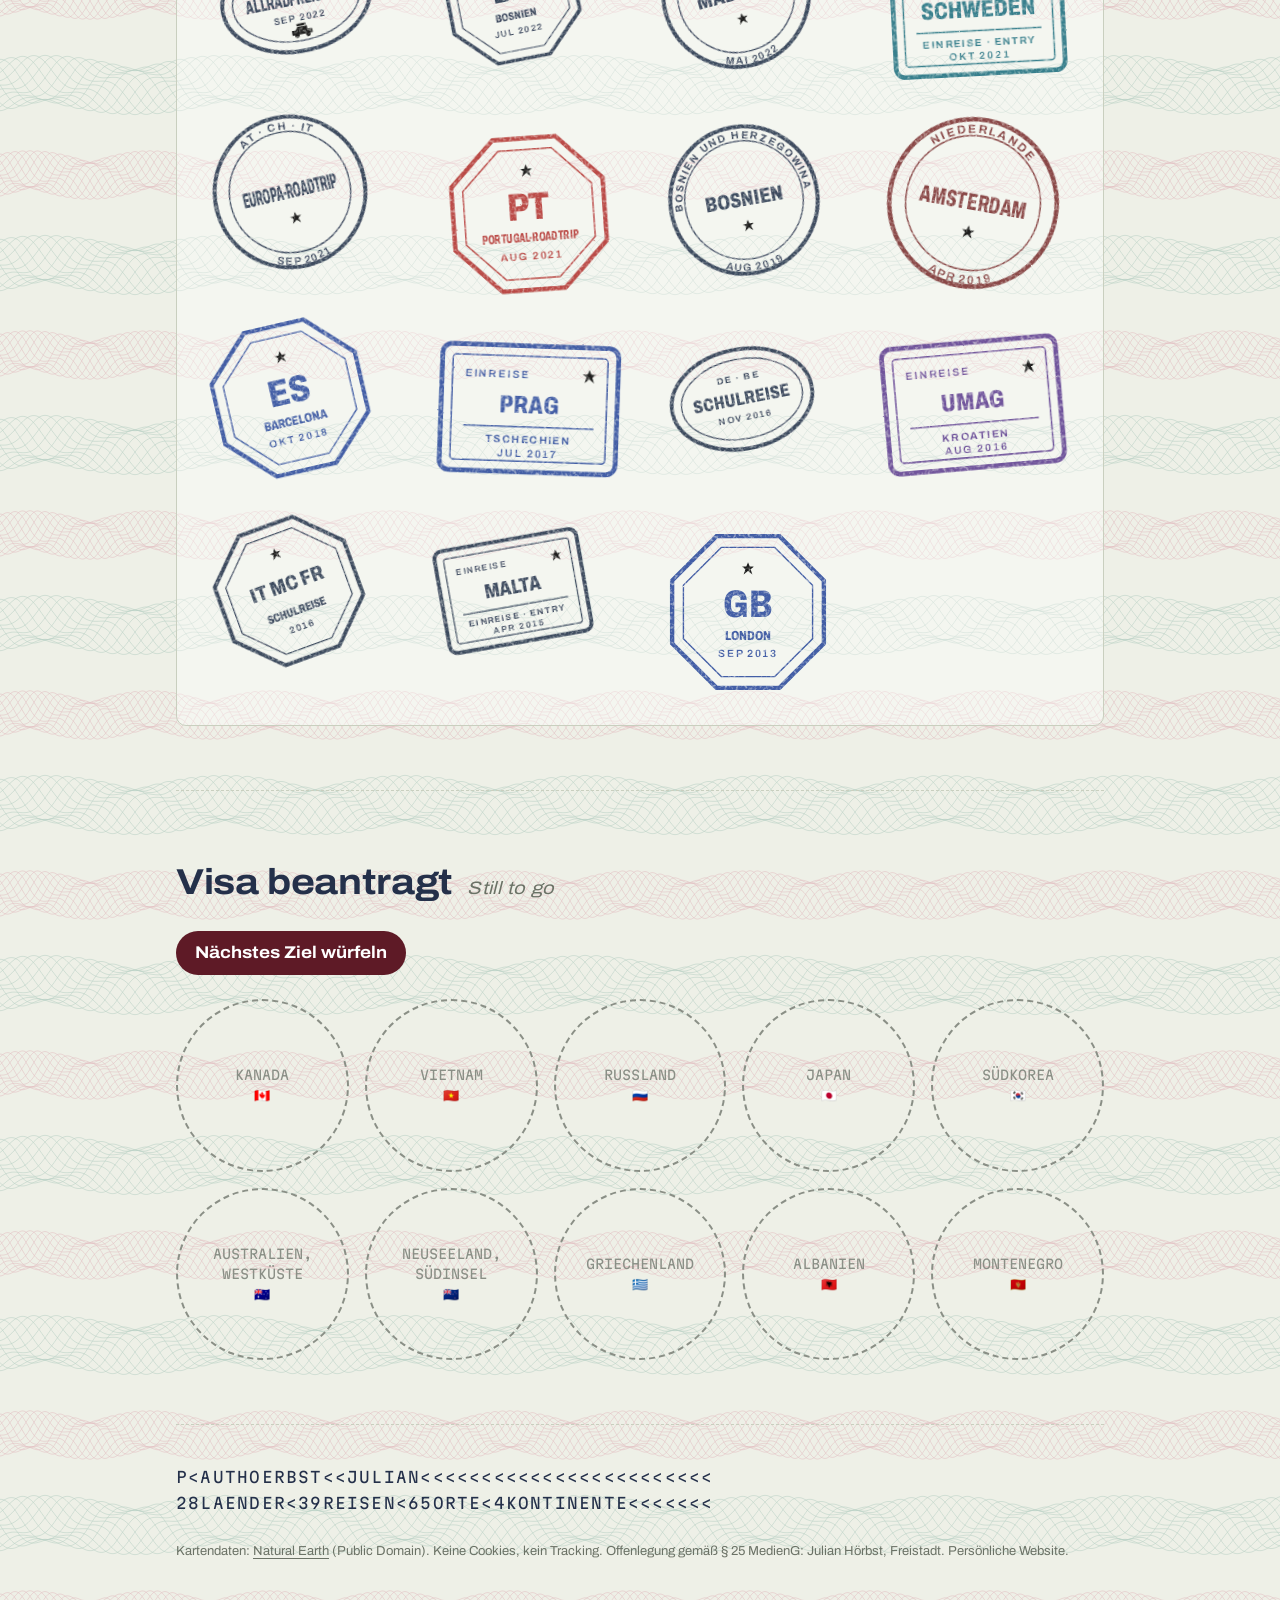
<file: reisen/index.html>
<!doctype html>
<html lang="de">
<head>
  <meta charset="utf-8">
  <meta name="viewport" content="width=device-width, initial-scale=1">
  <title>Reisen · Julian Hörbst</title>
  <meta name="description" content="Mein Reisepass: jede Reise ein Stempel, dazu eine Weltkarte und die Liste, wo ich noch hin will.">
  <meta name="color-scheme" content="light">
  <meta name="theme-color" content="#5e1a26">
  <link rel="canonical" href="https://jhoerbst.github.io/reisen/">
  <link rel="icon" href="../assets/img/favicon.svg" type="image/svg+xml">
  <link rel="apple-touch-icon" href="../assets/img/apple-touch-icon.png">
  <link rel="preload" href="../assets/fonts/archivo-normal.woff2" as="font" type="font/woff2" crossorigin>
  <link rel="preload" href="../assets/fonts/martian-mono.woff2" as="font" type="font/woff2" crossorigin>
  <link rel="stylesheet" href="reisen.css">
  <link rel="stylesheet" href="../assets/nav.css">
</head>
<body style="--nav-fg: #e9d7a8">
  <!-- Tinte für die Stempel: leicht ausgefranst und ungleichmäßig -->
  <svg class="defs" aria-hidden="true" focusable="false">
    <filter id="tinte" x="-5%" y="-5%" width="110%" height="110%">
      <feTurbulence type="fractalNoise" baseFrequency="0.85" numOctaves="2" seed="4" result="rauschen"/>
      <feDisplacementMap in="SourceGraphic" in2="rauschen" scale="1.6" result="kante"/>
      <feTurbulence type="fractalNoise" baseFrequency="0.3" numOctaves="2" seed="11" result="flecken"/>
      <feColorMatrix in="flecken" type="matrix" values="0 0 0 0 0  0 0 0 0 0  0 0 0 0 0  0 0 0 -1.6 1.75" result="maske"/>
      <feComposite in="kante" in2="maske" operator="in"/>
    </filter>
  </svg>

  <header class="umschlag">
    <nav class="sitenav" aria-label="Seiten">
      <a class="sitenav-logo" href="../">jhoerbst</a>
      <ul>
        <li><a href="../">Start</a></li>
        <li><a href="../reisen/" aria-current="page">Reisen</a></li>
        <li><a href="../camper/">Pajero</a></li>
        <li><a href="../kaffee/">Kaffee</a></li>
        <li><a href="../gipfel/">Gipfel</a></li>
      </ul>
    </nav>
    <div class="praegung">
      <svg class="globus" viewBox="0 0 64 64" aria-hidden="true">
        <circle cx="32" cy="32" r="26"/>
        <ellipse cx="32" cy="32" rx="12" ry="26"/>
        <line x1="6" y1="32" x2="58" y2="32"/>
        <path d="M10 20 Q32 26 54 20 M10 44 Q32 38 54 44"/>
      </svg>
      <h1>Reisepass</h1>
      <p class="sprachen">Passport · Passeport</p>
      <p class="inhaber">Julian Hörbst</p>
    </div>
  </header>

  <main>
    <section class="seite datenseite" aria-labelledby="daten-titel">
      <h2 id="daten-titel" class="seitentitel">Wo ich schon war <span>und wo ich noch hin will</span></h2>
      <div class="daten">
        <figure class="passfoto">
          <svg class="monogramm" viewBox="0 0 32 32" aria-hidden="true" fill="none" stroke-width="4.6" stroke-linecap="round" stroke-linejoin="round"><path class="mono-h" d="M24 7.5v17M14.5 15.5H24"/><path class="mono-j" d="M14.5 7.5v12.5a4.5 4.5 0 0 1-4.5 4.5H7.5"/></svg>
        </figure>
        <dl class="felder" id="stats">
          <div><dt>Name <span>Surname</span></dt><dd>Hörbst</dd></div>
          <div><dt>Vorname <span>Given name</span></dt><dd>Julian</dd></div>
        </dl>
      </div>
    </section>

    <section class="seite" aria-labelledby="karte-titel">
      <h2 id="karte-titel" class="seitentitel">Karte <span>Map</span></h2>
      <div class="karte-wrap">
        <div class="karte-tools" role="group" aria-label="Kartenausschnitt">
          <button type="button" data-view="welt" aria-pressed="true">Welt</button>
          <button type="button" data-view="europa" aria-pressed="false">Europa</button>
        </div>
        <div class="karte" id="karte">
          <p class="karte-hinweis">Karte wird geladen …</p>
        </div>
      </div>
      <ul class="legende" aria-label="Legende">
        <li><span class="sw sw-land"></span>besucht</li>
        <li id="legende-jahre"><span class="von"></span><span class="verlauf" aria-hidden="true"></span><span class="bis"></span><span class="lbl">Orte und Routen nach Jahr</span></li>
        <li><svg class="sw" viewBox="-5 -5 10 10" aria-hidden="true"><path d="M-4,4 L-4,-1 L0,-4.5 L4,-1 L4,4 Z" fill="#24304a"/></svg>Linz, Start der Rundreisen</li>
        <li class="legende-tipp">Route: mit der Maus über einen Stempel fahren</li>
        <li><span class="sw sw-wunsch"></span>will ich hin</li>
      </ul>
    </section>

    <section class="seite stempelseite" aria-labelledby="stempel-titel">
      <h2 id="stempel-titel" class="seitentitel">Ein- und Ausreisen <span>Entries and exits</span></h2>
      <p class="hinweis">Jeder Stempel eine Reise. Antippen für Details und Fotos.</p>
      <ol class="stempel-list" id="stempel" reversed></ol>
    </section>

    <section class="seite" aria-labelledby="wunsch-titel">
      <h2 id="wunsch-titel" class="seitentitel">Visa beantragt <span>Still to go</span></h2>
      <div class="wuerfel-zeile">
        <button type="button" class="wuerfel-knopf" id="wuerfeln" hidden>Nächstes Ziel würfeln</button>
        <p class="ziel-ergebnis" id="ziel-ergebnis" aria-live="polite"></p>
      </div>
      <ul class="wunsch-list" id="wunsch"></ul>
    </section>
  </main>

  <footer class="fuss">
    <p class="mrz" id="mrz" aria-hidden="true"></p>
    <p>
      Kartendaten: <a href="https://www.naturalearthdata.com/">Natural Earth</a> (Public Domain). Keine Cookies, kein Tracking.
      Offenlegung gemäß § 25 MedienG: Julian Hörbst, Freistadt. Persönliche Website.
    </p>
  </footer>

  <dialog class="reise-dialog" id="reise-dialog" aria-labelledby="dialog-titel">
    <div class="dialog-inhalt"></div>
    <button type="button" class="schliessen">Schließen</button>
  </dialog>

  <script src="reisen.js"></script>
</body>
</html>
</file>
<file: assets/style.css>
@font-face {
  font-family: "Martian Mono";
  src: url("fonts/martian-mono.woff2") format("woff2");
  font-weight: 100 800;
  font-display: swap;
}

@font-face {
  font-family: "Instrument Sans";
  src: url("fonts/instrument-sans.woff2") format("woff2");
  font-weight: 400 700;
  font-display: swap;
}

:root {
  --bg: #0f1720;
  --surface: #16212d;
  --line: #243241;
  --text: #d8e0e8;
  --muted: #8394a6;
  --key: #8cc4e8;
  --string: #e9b872;
  --mint: #8fd6b4;
  --rose: #f2a7bb;

  --mono: "Martian Mono", ui-monospace, "SF Mono", Menlo, monospace;
  --sans: "Instrument Sans", system-ui, -apple-system, "Segoe UI", sans-serif;

  --measure: 62ch;
  --gutter: clamp(1rem, 5vw, 3rem);
  --col: 13rem;
  --gap: clamp(1.5rem, 5vw, 3.5rem);
  color-scheme: dark;
}

*,
*::before,
*::after {
  box-sizing: border-box;
}

html {
  -webkit-text-size-adjust: 100%;
}

body {
  margin: 0;
  background: var(--bg);
  color: var(--text);
  font-family: var(--sans);
  font-size: 1.0625rem;
  line-height: 1.6;
  -webkit-font-smoothing: antialiased;
}

a {
  color: inherit;
  text-decoration-color: var(--line);
  text-decoration-thickness: 1px;
  text-underline-offset: 0.25em;
}

a:hover {
  color: var(--string);
  text-decoration-color: currentColor;
}

:focus-visible {
  outline: 2px solid var(--string);
  outline-offset: 3px;
  border-radius: 2px;
}

h1,
h2,
h3 {
  font-family: var(--mono);
  font-weight: 400;
  margin: 0;
}

p {
  margin: 0;
}

/* Kopfzeile */

.top {
  display: flex;
  align-items: center;
  justify-content: space-between;
  max-width: 64rem;
  margin: 0 auto;
  padding: 1.5rem var(--gutter);
  font-family: var(--mono);
  font-size: 0.8125rem;
}

.mark {
  font-weight: 600;
  text-decoration: none;
  letter-spacing: -0.02em;
}

.top nav {
  display: flex;
  flex-wrap: wrap;
  justify-content: flex-end;
  gap: 0.35rem 1.5rem;
}

@media (max-width: 40rem) {
  .top {
    align-items: flex-start;
  }

  .top nav {
    gap: 0.35rem 1rem;
  }
}

.top nav a {
  color: var(--muted);
  text-decoration: none;
}

.top nav a:hover {
  color: var(--string);
}

main,
.contact {
  max-width: 64rem;
  margin: 0 auto;
  padding: 0 var(--gutter);
}

/* Einstieg */

.hero {
  display: grid;
  grid-template-columns: var(--col) minmax(0, 1fr);
  gap: var(--gap);
  align-items: start;
  padding: clamp(3rem, 10vw, 7rem) 0 clamp(2.5rem, 6vw, 4rem);
}

.portrait {
  position: relative;
  margin: 0;
  aspect-ratio: 1;
  background: var(--surface);
  border: 1px solid var(--line);
  border-radius: 1.25rem;
  overflow: hidden;
  transform: rotate(-3deg);
  transition: transform 0.3s ease;
}

.portrait:hover {
  transform: rotate(1.5deg) scale(1.03);
}

.monogramm {
  position: absolute;
  inset: 0;
  width: 100%;
  height: 100%;
  padding: 12%;
}

.mono-j { stroke: var(--text); }
.mono-h { stroke: var(--string); }

h1 {
  font-size: clamp(1.875rem, 5.4vw, 3.5rem);
  font-weight: 300;
  line-height: 1.05;
  letter-spacing: -0.04em;
  margin-bottom: 1.75rem;
}

.hcl {
  margin: 0;
  font-family: var(--mono);
  font-size: clamp(0.75rem, 1.6vw, 0.9375rem);
  line-height: 1.85;
  color: var(--muted);
  overflow-x: auto;
}

.hcl .kw {
  color: var(--text);
}

.hcl .k {
  color: var(--key);
}

.hcl .s {
  color: var(--string);
}

.hcl .l {
  display: inline-block;
}

.hcl .c {
  color: var(--muted);
  opacity: 0.75;
}

.bool {
  font: inherit;
  color: var(--rose);
  background: none;
  border: 0;
  padding: 0;
  cursor: pointer;
  text-decoration: underline dotted;
  text-underline-offset: 0.3em;
}

.bool:hover {
  color: var(--text);
}

.cursor {
  display: inline-block;
  width: 0.6em;
  height: 1.15em;
  margin-left: 0.35em;
  vertical-align: -0.2em;
  background: var(--string);
  animation: blink 1.1s steps(1) infinite;
}

/* Der einzige Auftritt: Zeilen erscheinen wie bei einem terraform apply. */
@media (prefers-reduced-motion: no-preference) {
  .hcl .l {
    opacity: 0;
    animation: line-in 0.01s linear forwards;
  }

  .hcl .l:nth-child(1) { animation-delay: 0.15s; }
  .hcl .l:nth-child(2) { animation-delay: 0.27s; }
  .hcl .l:nth-child(3) { animation-delay: 0.39s; }
  .hcl .l:nth-child(4) { animation-delay: 0.51s; }
  .hcl .l:nth-child(5) { animation-delay: 0.6s; }
  .hcl .l:nth-child(6) { animation-delay: 0.69s; }
  .hcl .l:nth-child(7) { animation-delay: 0.78s; }
  .hcl .l:nth-child(8) { animation-delay: 0.9s; }
  .hcl .l:nth-child(9) { animation-delay: 1.02s; }
  .hcl .l:nth-child(10) { animation-delay: 1.14s; }
  .hcl .l:nth-child(11) { animation-delay: 1.26s; }
  .hcl .l:nth-child(12) { animation-delay: 1.38s; }
}

@media (prefers-reduced-motion: reduce) {
  .cursor {
    animation: none;
  }

  .portrait {
    transition: none;
  }
}

@keyframes line-in {
  to { opacity: 1; }
}

@keyframes blink {
  50% { opacity: 0; }
}

/* Über mich */

.about {
  display: grid;
  gap: 1rem;
  max-width: var(--measure);
  margin-left: calc(var(--col) + var(--gap));
  padding-bottom: clamp(4rem, 10vw, 7rem);
  font-size: clamp(1.0625rem, 1.6vw, 1.1875rem);
}

/* Projekte */

.projects h2,
.offline h2,
.contact h2 {
  font-size: clamp(1.25rem, 2.6vw, 1.625rem);
  font-weight: 400;
  letter-spacing: -0.03em;
  padding-bottom: 1rem;
  border-bottom: 1px solid var(--line);
}

.project-list {
  list-style: none;
  margin: 0;
  padding: 0;
}

.project {
  display: grid;
  grid-template-columns: var(--col) minmax(0, var(--measure));
  align-content: start;
  gap: 0.75rem var(--gap);
  padding: 2rem 0;
  border-bottom: 1px solid var(--line);
}

.project-head {
  display: flex;
  flex-direction: column;
  align-items: flex-start;
  gap: 0.35rem;
  grid-row: span 2;
}

.project h3,
.feature-head h3 {
  display: flex;
  align-items: center;
  gap: 0.6rem;
}

.logo {
  flex: none;
  width: 1.75rem;
  height: 1.75rem;
}

.feature-head .logo {
  width: 2.5rem;
  height: 2.5rem;
}

.project h3 {
  font-size: 1.25rem;
  font-weight: 500;
  letter-spacing: -0.02em;
}

.project-link,
.status {
  font-family: var(--mono);
  font-size: 0.75rem;
  color: var(--muted);
}

.status {
  color: var(--string);
}

.project p {
  grid-column: 2;
  color: var(--text);
}

.stack {
  grid-column: 2;
  display: flex;
  flex-wrap: wrap;
  gap: 0.5rem;
  list-style: none;
  margin: 0.25rem 0 0;
  padding: 0;
  font-family: var(--mono);
  font-size: 0.6875rem;
  color: var(--key);
}

.stack li {
  padding: 0.25rem 0.7rem;
  background: var(--surface);
  border-radius: 999px;
}

/* Köna */

.feature {
  padding: 2.5rem 0;
  border-bottom: 1px solid var(--line);
}

.feature-img {
  display: block;
  width: 100%;
  height: auto;
  aspect-ratio: 16 / 7;
  object-fit: cover;
  object-position: center 55%;
  border-radius: 1.25rem;
  margin-bottom: 2rem;
}

.feature-body {
  display: grid;
  grid-template-columns: var(--col) minmax(0, 1fr);
  gap: 1.5rem var(--gap);
}

.feature-head {
  grid-row: span 4;
  display: flex;
  flex-direction: column;
  align-items: flex-start;
  gap: 0.35rem;
}

.feature-head h3 {
  font-size: clamp(1.75rem, 4vw, 2.5rem);
  font-weight: 400;
  letter-spacing: -0.04em;
}

.feature-lead {
  max-width: var(--measure);
  font-size: clamp(1.0625rem, 1.6vw, 1.1875rem);
}

.facts {
  display: flex;
  flex-wrap: wrap;
  gap: 1rem 2.5rem;
  margin: 0;
}

.facts div {
  display: flex;
  flex-direction: column-reverse;
}

.facts dd {
  margin: 0;
  font-family: var(--mono);
  font-size: clamp(1.5rem, 3vw, 2rem);
  font-weight: 300;
  letter-spacing: -0.04em;
  color: var(--mint);
}

.facts dt {
  font-size: 0.875rem;
  color: var(--muted);
}

.roles {
  display: grid;
  grid-template-columns: repeat(2, minmax(0, 1fr));
  gap: 1.25rem 2rem;
  list-style: none;
  margin: 0;
  padding: 0;
}

.roles h4 {
  margin: 0 0 0.2rem;
  font-family: var(--mono);
  font-size: 0.875rem;
  font-weight: 500;
  color: var(--string);
}

.roles p {
  font-size: 0.9375rem;
  color: var(--muted);
}

.feature .stack {
  grid-column: 2;
  margin: 0;
}

/* Abseits vom Bildschirm */

.offline {
  padding-top: clamp(4rem, 10vw, 7rem);
}

.hobby-list {
  display: grid;
  grid-template-columns: repeat(2, minmax(0, 1fr));
  gap: 2rem var(--gap);
  list-style: none;
  margin: 0;
  padding: 2rem 0 0;
}

.hobby svg {
  width: 3rem;
  height: 2rem;
  margin-bottom: 0.75rem;
  fill: none;
  stroke: currentColor;
  stroke-width: 1.6;
  stroke-linecap: round;
  stroke-linejoin: round;
}

.hobby-berg { color: var(--mint); }
.hobby-chip { color: var(--key); }
.hobby-reise { color: var(--rose); }
.hobby-pajero { color: var(--string); }
.hobby-pajero .rad { fill: var(--bg); }
.hobby-kaffee { color: #d1a27a; }

.hobby-zahl {
  margin-top: 0.6rem;
  font-family: var(--mono);
  font-size: 0.8125rem;
  color: currentColor !important;
}

.hobby-link {
  display: inline-block;
  margin-top: 0.6rem;
  font-family: var(--mono);
  font-size: 0.8125rem;
  color: var(--text);
  text-decoration-color: currentColor;
}

.hcl a.s {
  text-decoration: underline dotted;
  text-underline-offset: 0.3em;
}

.hcl a.s:hover {
  color: var(--text);
}

.hobby h3 {
  margin-bottom: 0.4rem;
  color: var(--text);
  font-size: 1rem;
  font-weight: 500;
}

.hobby p {
  color: var(--muted);
  font-size: 0.9375rem;
}

/* Kontakt */

.contact {
  padding-top: clamp(4rem, 10vw, 7rem);
  padding-bottom: 3rem;
}

.contact > p:first-of-type {
  margin-top: 2rem;
  color: var(--muted);
}

.mail {
  display: inline-block;
  margin-top: 0.5rem;
  font-family: var(--mono);
  font-size: clamp(1rem, 3.6vw, 2rem);
  font-weight: 300;
  letter-spacing: -0.03em;
  overflow-wrap: anywhere;
}

.fine {
  margin-top: clamp(4rem, 10vw, 6rem);
  font-size: 0.8125rem;
  color: var(--muted);
}

.legal {
  margin-top: 0.25rem;
  font-size: 0.8125rem;
  color: var(--muted);
}

/* Schmal */

@media (max-width: 40rem) {
  .hero {
    grid-template-columns: 1fr;
  }

  .about {
    margin-left: 0;
  }

  .portrait {
    width: 7.5rem;
  }

  .project {
    grid-template-columns: minmax(0, 1fr);
  }

  .project-head {
    grid-row: auto;
  }

  .feature-img {
    aspect-ratio: 4 / 3;
    border-radius: 1rem;
  }

  .feature-body {
    grid-template-columns: minmax(0, 1fr);
  }

  .feature-head {
    grid-row: auto;
  }

  .feature .stack {
    grid-column: 1;
  }

  .roles,
  .hobby-list {
    grid-template-columns: minmax(0, 1fr);
  }

  .project p,
  .stack {
    grid-column: 1;
  }
}

/* am_liebsten zum Durchklicken */
.wechsel {
  font: inherit;
  color: var(--string);
  background: none;
  border: 0;
  padding: 0;
  cursor: pointer;
  text-decoration: underline dotted;
  text-underline-offset: 0.3em;
}

/* terraform apply */
.apply-knopf {
  margin-top: 1rem;
  font-family: var(--mono);
  font-size: 0.8125rem;
  color: var(--bg);
  background: var(--mint);
  border: 0;
  border-radius: 4px;
  padding: 0.45rem 0.9rem;
  cursor: pointer;
}

.apply-knopf:hover {
  background: var(--string);
}

.terminal {
  margin: 0.75rem 0 0;
  padding: 1rem 1.1rem;
  background: #0a1017;
  border: 1px solid var(--line);
  border-radius: 6px;
  font-family: var(--mono);
  font-size: clamp(0.6875rem, 1.4vw, 0.8125rem);
  line-height: 1.7;
  color: var(--muted);
  white-space: pre-wrap;
  overflow-x: auto;
}

.terminal .cmd { color: var(--text); }
.terminal .plus { color: var(--mint); }
.terminal .ok { color: var(--mint); font-weight: 600; }

/* Konami-Pajero */
.konami {
  position: fixed;
  left: 0;
  bottom: 1rem;
  z-index: 20;
  width: 9rem;
  color: var(--string);
  transform: translateX(-12rem);
  pointer-events: none;
}

.konami svg {
  width: 100%;
  fill: none;
  stroke: currentColor;
  stroke-width: 1.6;
  stroke-linecap: round;
  stroke-linejoin: round;
}

.konami .rad { fill: var(--bg); }

.konami.faehrt {
  animation: quer 3.2s cubic-bezier(0.4, 0, 0.6, 1) both;
}

@keyframes quer {
  from { transform: translateX(-12rem); }
  to { transform: translateX(calc(100vw + 2rem)); }
}

@media (prefers-reduced-motion: reduce) {
  .konami.faehrt { animation-duration: 0.01s; }
}

.profile {
  margin-top: 1rem;
  color: var(--muted);
}
</file>
<file: assets/nav.css>
/* Gemeinsame Navigation: auf jeder Seite gleich gebaut, nur die Farbe kommt vom Theme (--nav-fg) */

@font-face {
  font-family: "Sitenav Mono";
  src: url("fonts/martian-mono.woff2") format("woff2");
  font-weight: 100 800;
  font-display: swap;
}

.sitenav {
  display: flex;
  flex-wrap: wrap;
  align-items: center;
  justify-content: space-between;
  gap: 0.5rem 1.5rem;
  box-sizing: border-box;
  max-width: 64rem;
  margin: 0 auto;
  padding: 1.5rem clamp(1rem, 5vw, 3rem);
  font-family: "Sitenav Mono", ui-monospace, Menlo, monospace;
  font-size: 0.8125rem;
  font-weight: 400;
  font-style: normal;
  letter-spacing: 0;
  text-transform: none;
  line-height: 1.4;
  color: var(--nav-fg, currentColor);
}

.sitenav a {
  color: inherit;
  text-decoration: none;
}

.sitenav-logo {
  font-weight: 600;
}

.sitenav ul {
  display: flex;
  flex-wrap: wrap;
  gap: 0.35rem 1.25rem;
  margin: 0;
  padding: 0;
  list-style: none;
}

.sitenav ul a {
  opacity: 0.65;
  text-underline-offset: 0.35em;
  text-decoration-thickness: 1.5px;
}

.sitenav ul a:hover {
  opacity: 1;
}

.sitenav ul a[aria-current="page"] {
  opacity: 1;
  text-decoration-line: underline;
}

.sitenav a:focus-visible {
  outline: 2px solid currentColor;
  outline-offset: 3px;
  border-radius: 2px;
}

@media (max-width: 40rem) {
  .sitenav ul {
    gap: 0.35rem 1rem;
  }
}
</file>
<file: camper/camper.css>
/* Pajero-Seite: eigener Look wie ein Prospekt von 1989 */

@font-face {
  font-family: "Archivo";
  src: url("../assets/fonts/archivo-normal.woff2") format("woff2");
  font-weight: 100 900;
  font-stretch: 62% 125%;
  font-style: normal;
  font-display: swap;
}

@font-face {
  font-family: "Archivo";
  src: url("../assets/fonts/archivo-italic.woff2") format("woff2");
  font-weight: 100 900;
  font-stretch: 62% 125%;
  font-style: italic;
  font-display: swap;
}

@font-face {
  font-family: "Martian Mono";
  src: url("../assets/fonts/martian-mono.woff2") format("woff2");
  font-weight: 100 800;
  font-display: swap;
}

:root {
  --gruen: #1c3527;        /* Lack */
  --gruen-tief: #142a1e;
  --gruen-hell: #2a4a37;
  --creme: #efe8d6;
  --grau: #a9b6a5;
  --gelb: #f3b51b;
  --orange: #e8711c;
  --rot: #c8362b;

  --gutter: clamp(1rem, 5vw, 3rem);
  --measure: 60ch;
  color-scheme: dark;
}

*,
*::before,
*::after {
  box-sizing: border-box;
}

body {
  margin: 0;
  background: var(--gruen);
  color: var(--creme);
  font-family: "Archivo", system-ui, sans-serif;
  font-stretch: 100%;
  font-size: 1.0625rem;
  line-height: 1.6;
  -webkit-font-smoothing: antialiased;
}

a {
  color: inherit;
  text-decoration-color: var(--orange);
  text-decoration-thickness: 2px;
  text-underline-offset: 0.2em;
}

a:hover {
  color: var(--gelb);
}

:focus-visible {
  outline: 2px solid var(--gelb);
  outline-offset: 3px;
}

h1,
h2,
h3,
p {
  margin: 0;
}

main,
.kopf,
.fuss {
  max-width: 64rem;
  margin: 0 auto;
  padding-left: var(--gutter);
  padding-right: var(--gutter);
}

/* Kopfzeile */

.kopf {
  display: flex;
  justify-content: space-between;
  align-items: center;
  padding-top: 1.5rem;
  padding-bottom: 1.5rem;
  font-size: 0.875rem;
  font-stretch: 112%;
}

.mark {
  font-weight: 700;
  text-decoration: none;
}

.kopf nav {
  display: flex;
  gap: 1.25rem;
}

.kopf nav a {
  color: var(--grau);
  text-decoration: none;
}

.kopf nav a[aria-current="page"],
.kopf nav a:hover {
  color: var(--creme);
}

/* Titel mit Zierstreifen */

.hero {
  padding: clamp(3rem, 9vw, 6rem) 0 clamp(3rem, 8vw, 5rem);
}

.modell {
  font-style: italic;
  font-stretch: 115%;
  font-weight: 600;
  color: var(--gelb);
}

h1 {
  font-size: clamp(3.5rem, 17vw, 11rem);
  font-style: italic;
  font-weight: 900;
  font-stretch: 125%;
  line-height: 0.85;
  letter-spacing: -0.03em;
  text-transform: uppercase;
  margin: 0.15em 0 0 -0.04em;
}

.streifen {
  display: grid;
  gap: 5px;
  margin: 1.25rem calc(var(--gutter) * -1) 2.25rem;
  transform: skewY(-3deg);
  transform-origin: left;
}

.streifen span {
  display: block;
  height: clamp(8px, 1.4vw, 14px);
  transform-origin: left;
}

.streifen span:nth-child(1) { background: var(--gelb); width: 100%; }
.streifen span:nth-child(2) { background: var(--orange); width: 94%; }
.streifen span:nth-child(3) { background: var(--rot); width: 88%; }

/* Der eine Auftritt: Streifen fahren beim Laden ein */
@media (prefers-reduced-motion: no-preference) {
  .streifen span {
    animation: einfahren 0.9s cubic-bezier(0.2, 0.7, 0.2, 1) both;
  }

  .streifen span:nth-child(2) { animation-delay: 0.08s; }
  .streifen span:nth-child(3) { animation-delay: 0.16s; }
}

@keyframes einfahren {
  from { transform: scaleX(0); }
  to { transform: scaleX(1); }
}

.lead {
  max-width: var(--measure);
  font-size: clamp(1.125rem, 2vw, 1.375rem);
  line-height: 1.5;
}

/* Abschnitte */

.daten,
.ausbau,
.touren {
  padding: clamp(3rem, 8vw, 5rem) 0;
  border-top: 3px solid var(--gruen-hell);
}

h2 {
  font-size: clamp(1.75rem, 5vw, 3rem);
  font-style: italic;
  font-weight: 800;
  font-stretch: 120%;
  line-height: 1.05;
  letter-spacing: -0.02em;
  margin-bottom: 2rem;
}

/* Technische Daten wie im Prospekt */

.spec {
  display: grid;
  grid-template-columns: repeat(2, minmax(0, 1fr));
  column-gap: 3rem;
  margin: 0;
}

.spec div {
  display: grid;
  grid-template-columns: 9rem minmax(0, 1fr);
  gap: 1rem;
  padding: 0.7rem 0;
  border-bottom: 1px solid var(--gruen-hell);
}

.spec dt {
  color: var(--grau);
  font-size: 0.9375rem;
}

.spec dd {
  margin: 0;
  font-weight: 600;
  font-stretch: 108%;
}

.lack {
  display: inline-block;
  width: 0.9em;
  height: 0.9em;
  margin-right: 0.45em;
  vertical-align: -0.1em;
  border-radius: 50%;
  background: #1f4a32;
  box-shadow: 0 0 0 2px var(--creme);
}

.unter {
  margin: 2.5rem 0 1rem;
  font-size: 1.125rem;
  font-style: italic;
  font-weight: 700;
  font-stretch: 115%;
  color: var(--gelb);
}

.ausruestung {
  display: flex;
  flex-wrap: wrap;
  gap: 0.5rem;
  list-style: none;
  margin: 0;
  padding: 0;
}

.ausruestung li {
  padding: 0.35rem 0.85rem;
  background: var(--gruen-tief);
  border-radius: 999px;
  font-size: 0.9375rem;
}

/* Zeitleiste */

.zeitleiste {
  list-style: none;
  margin: 0;
  padding: 0 0 0 1.75rem;
  border-left: 4px solid var(--orange);
}

.zeitleiste > li {
  position: relative;
  padding-bottom: 2.25rem;
  max-width: var(--measure);
}

.zeitleiste > li:last-child {
  padding-bottom: 0;
}

.zeitleiste > li::before {
  content: "";
  position: absolute;
  left: calc(-1.75rem - 11px);
  top: 0.3rem;
  width: 18px;
  height: 18px;
  border-radius: 50%;
  background: var(--gruen);
  border: 4px solid var(--gelb);
}

.zeitleiste time {
  font-size: 0.875rem;
  font-weight: 600;
  font-stretch: 115%;
  color: var(--gelb);
}

.zeitleiste h3 {
  margin: 0.15rem 0 0.35rem;
  font-size: 1.375rem;
  font-style: italic;
  font-weight: 800;
  font-stretch: 115%;
  line-height: 1.2;
}

.zeitleiste > li > p {
  color: var(--grau);
}

/* Touren */

.touren-zahl {
  margin: -1rem 0 1.5rem;
  color: var(--grau);
}

.mini-karte {
  background: var(--gruen-tief);
  border-radius: 1rem;
  overflow: hidden;
}

.mini-karte svg {
  display: block;
  width: 100%;
  height: auto;
  aspect-ratio: 16 / 9;
}

.mini-karte .laender path {
  fill: var(--gruen-hell);
  stroke: var(--gruen-tief);
  stroke-width: 1;
  vector-effect: non-scaling-stroke;
}

.mini-karte .laender path.camper {
  fill: #6d5a2a;
}

.mini-karte .pin {
  fill: var(--gelb);
  stroke: var(--gruen-tief);
  stroke-width: 2;
  vector-effect: non-scaling-stroke;
}

.mini-karte .pin-label {
  fill: var(--creme);
  font-family: "Archivo", sans-serif;
  font-style: italic;
  font-weight: 700;
  font-stretch: 110%;
}

.touren-list {
  list-style: none;
  margin: 1.5rem 0 0;
  padding: 0;
}

.touren-list li {
  display: flex;
  flex-wrap: wrap;
  justify-content: space-between;
  gap: 0.25rem 1rem;
  padding: 0.9rem 0;
  border-bottom: 1px solid var(--gruen-hell);
}

.touren-list strong {
  font-style: italic;
  font-weight: 800;
  font-stretch: 115%;
  font-size: 1.125rem;
}

.touren-list span {
  color: var(--grau);
}

.mehr {
  margin-top: 1.5rem;
  font-weight: 600;
}

.fuss {
  padding-top: 2rem;
  padding-bottom: 3rem;
  font-size: 0.8125rem;
  color: var(--grau);
}

@media (max-width: 44rem) {
  .spec {
    grid-template-columns: minmax(0, 1fr);
  }

  .spec div {
    grid-template-columns: 7.5rem minmax(0, 1fr);
  }

  .kopf nav {
    gap: 0.9rem;
  }
}

/* Szene: Pajero auf den Zierstreifen */

.szene {
  margin: 1rem calc(var(--gutter) * -1) 2.25rem;
}

.szene svg {
  display: block;
  width: 100%;
  height: auto;
  overflow: hidden;
}

.sonne { fill: var(--gelb); opacity: 0.9; }
.berge-fern { fill: #24432f; }
.berge { fill: #2a4d37; }
.str-gelb { fill: var(--gelb); }
.str-orange { fill: var(--orange); }
.str-rot { fill: var(--rot); }

.schatten { fill: #0c1a12; opacity: 0.45; }
.lack { fill: url(#lack); }
.gurtlinie { stroke: #3f6e52; stroke-width: 2; }
.radhaus { fill: #0b140f; }
.radlauf { fill: none; stroke: #183324; stroke-width: 7; stroke-linejoin: round; stroke-linecap: round; }
.glas { fill: url(#glas); }
.fuge { fill: none; stroke: #132619; stroke-width: 1.5; }
.schwarz { fill: #111a14; }
.schwarz-linie { stroke: #111a14; stroke-width: 3; }
.lamellen line { stroke: #2b3a30; stroke-width: 3; }
.schnorchel { fill: none; stroke: #111a14; stroke-width: 11; stroke-linecap: round; stroke-linejoin: round; }
.led { fill: #f4f1e6; }
.winde { fill: #9aa3a0; }
.blinker { fill: var(--orange); }
.reserverad { fill: #151c18; stroke: #b9bfbd; stroke-width: 3; }
.alukiste { fill: #c9cfcc; }
.alu-rippe { stroke: #a5adaa; stroke-width: 2; }
.rueck { fill: var(--rot); }
.tankdeckel { fill: none; stroke: #183324; stroke-width: 1.5; }
.trittbrett { fill: #9aa3a0; }
.reifen { fill: #121614; }
.felge { fill: #b9bfbd; }
.speichen rect { fill: #6d7572; }
.nabe { fill: #dfe3e1; }
.badge {
  fill: #d9ddd8;
  font-family: "Archivo", sans-serif;
  font-size: 12px;
  font-style: italic;
  font-weight: 800;
  font-stretch: 120%;
  letter-spacing: 0.04em;
}

/* Dachzelt */
.zelt { cursor: pointer; outline: none; }
.zelt-box { fill: #3a4044; }
.gurt { stroke: #c9e04a; stroke-width: 3; }
.zelt-stoff { fill: #d6dad3; }
.zelt-fly { fill: #4e6d5b; }
.zelt-fenster { fill: #2b3237; }
.leiter line { stroke: #c9cfcc; stroke-width: 4; stroke-linecap: round; }
.leiter .sprosse { stroke-width: 3; }

.zelt-dach,
.leiter {
  transform-box: fill-box;
  transition: transform 0.5s cubic-bezier(0.3, 1.3, 0.5, 1);
}

.zelt-dach { transform-origin: 50% 100%; transform: scaleY(0); }
.leiter { transform-origin: 50% 0; transform: scaleY(0); transition-delay: 0s; }

.szene.offen .zelt-dach { transform: scaleY(1); }
.szene.offen .leiter { transform: scaleY(1); transition-delay: 0.3s; }

.zelt:focus-visible .zelt-box { stroke: var(--gelb); stroke-width: 3; }
.zelt:hover .zelt-box { fill: #4a5156; }

.szene-tipp {
  margin-top: 0.5rem;
  padding: 0 var(--gutter);
  font-size: 0.875rem;
  font-style: italic;
  color: var(--grau);
  text-align: right;
}


/* Einfahrt: einmal beim Laden, von rechts nach links */
@media (prefers-reduced-motion: no-preference) {
  .auto-fahrt {
    animation: vorfahren 1.6s cubic-bezier(0.15, 0.6, 0.25, 1) both;
  }

  .rad {
    animation: rollen 1.6s cubic-bezier(0.15, 0.6, 0.25, 1) both;
  }

  .auto {
    animation: federn 0.5s ease-out 1.45s both;
  }

  .str {
    transform-box: fill-box;
    transform-origin: left;
    animation: einfahren 0.9s cubic-bezier(0.2, 0.7, 0.2, 1) both;
  }

  .str-orange { animation-delay: 0.08s; }
  .str-rot { animation-delay: 0.16s; }
}

@media (prefers-reduced-motion: reduce) {
  .zelt-dach,
  .leiter {
    transition: none;
  }
}

@keyframes vorfahren {
  from { transform: translateX(-760px); }
  to { transform: translateX(0); }
}

@keyframes rollen {
  from { transform: rotate(-800deg); }
  to { transform: rotate(0); }
}

@keyframes federn {
  0% { transform: translate(240px, 0); }
  40% { transform: translate(240px, 3px); }
  100% { transform: translate(240px, 0); }
}

/* Fotos in der Zeitleiste */

.bilder {
  display: flex;
  flex-wrap: wrap;
  gap: 0.5rem;
  list-style: none;
  margin: 0.85rem 0 0;
  padding: 0;
}

.bild {
  display: block;
  padding: 0;
  border: 0;
  background: var(--gruen-tief);
  cursor: zoom-in;
}

.bilder .bild {
  border-radius: 6px;
  overflow: hidden;
}

.bilder img {
  display: block;
  width: 8.5rem;
  height: 8.5rem;
  object-fit: cover;
}

/* Galerie wie eingeklebte Abzüge */

.galerie {
  padding: clamp(3rem, 8vw, 5rem) 0;
  border-top: 3px solid var(--gruen-hell);
}

.galerie-list {
  columns: 3 16rem;
  column-gap: 1.25rem;
  list-style: none;
  margin: 0;
  padding: 0;
}

.galerie-list li {
  break-inside: avoid;
  margin-bottom: 1.5rem;
  padding: 0.5rem 0.5rem 0.75rem;
  background: var(--creme);
  color: var(--gruen);
  transform: rotate(-0.8deg);
}

.galerie-list li:nth-child(even) {
  transform: rotate(0.9deg);
}

.galerie-list img {
  display: block;
  width: 100%;
  height: auto;
}

.galerie-list p {
  margin-top: 0.5rem;
  font-size: 0.875rem;
  font-style: italic;
  font-weight: 700;
  font-stretch: 112%;
}

/* Großansicht */

.foto-dialog {
  max-width: min(92vw, 70rem);
  max-height: 92vh;
  padding: 0;
  border: 0;
  border-radius: 0.75rem;
  background: var(--gruen-tief);
  color: var(--creme);
}

.foto-dialog::backdrop {
  background: rgb(8 18 12 / 0.88);
}

.foto-dialog figure {
  margin: 0;
}

.foto-dialog img {
  display: block;
  max-width: 100%;
  max-height: calc(92vh - 4rem);
  margin: 0 auto;
}

.foto-dialog figcaption {
  padding: 0.75rem 1rem;
  font-size: 0.9375rem;
  color: var(--grau);
}

.foto-dialog .schliessen {
  position: absolute;
  top: 0.75rem;
  right: 0.75rem;
  font: inherit;
  font-size: 0.8125rem;
  font-weight: 600;
  color: var(--gruen);
  background: var(--creme);
  border: 0;
  border-radius: 999px;
  padding: 0.35rem 0.9rem;
  cursor: pointer;
}

/* Nacht */
.himmel { fill: transparent; transition: fill 0.6s; }
.sterne circle { fill: #f4efd8; }
.sterne { opacity: 0; transition: opacity 0.6s; }
.lichtkegel { fill: #fff6c8; opacity: 0; transition: opacity 0.4s; }
.sonne, .berge, .berge-fern { transition: fill 0.6s; }

.nacht .himmel { fill: #0e1b2c; }
.nacht .sterne { opacity: 1; }
.nacht .sonne { fill: #ece7cf; }
.nacht .berge-fern { fill: #132433; }
.nacht .berge { fill: #182c3a; }
.nacht .lichtkegel { opacity: 0.22; }
.nacht .led { fill: #fffbe0; }
.nacht .zelt-fenster { fill: #f5c869; }

/* Cockpit unter der Szene */
.cockpit {
  display: flex;
  flex-wrap: wrap;
  align-items: center;
  gap: 0.75rem 1rem;
  margin-top: 0.85rem;
  padding: 0 var(--gutter);
}

.fahren {
  display: flex;
  gap: 0.35rem;
}

.pedal,
.nacht-knopf {
  font: inherit;
  font-weight: 800;
  color: var(--gruen);
  background: var(--gelb);
  border: 0;
  border-radius: 6px;
  padding: 0.45rem 0.9rem;
  cursor: pointer;
  touch-action: none;
  user-select: none;
}

.pedal:active {
  background: var(--orange);
}

.nacht-knopf {
  background: none;
  color: var(--creme);
  box-shadow: inset 0 0 0 2px var(--creme);
  font-style: italic;
  font-stretch: 115%;
}

.nacht-knopf[aria-pressed="true"] {
  background: var(--creme);
  color: var(--gruen);
}

.tacho {
  display: flex;
  align-items: baseline;
  gap: 0.4rem;
  margin-left: auto;
  font-family: "Martian Mono", ui-monospace, monospace;
}

.tacho-zahl {
  padding: 0.15rem 0.4rem;
  background: #0b120e;
  color: #f2efe2;
  border-radius: 4px;
  letter-spacing: 0.2em;
  font-variant-numeric: tabular-nums;
}

.tacho-einheit,
.trip {
  font-size: 0.8125rem;
  color: var(--grau);
}

.szene-tipp {
  text-align: left;
}

@media (prefers-reduced-motion: reduce) {
  .himmel, .sterne, .lichtkegel, .sonne, .berge, .berge-fern { transition: none; }
}

/* Endlose Landschaft */
.tanne { fill: #1d3a29; }
.laub { fill: #2f5a3d; }
.stamm { fill: #4a3424; }
.see { fill: #5d8fa3; }
.see-glanz { stroke: #cfe3ea; stroke-width: 1.5; stroke-linecap: round; opacity: 0.7; }
.huette { fill: #7a5236; }
.dach { fill: #3b2a20; }
.fenster { fill: #2a1c14; }
.schild-gelb { fill: var(--gelb); }
.pfosten { fill: #e9e4d2; }
.pfosten-reflektor { fill: var(--orange); }
.gras { fill: none; stroke: #2f5a3d; stroke-width: 2; stroke-linecap: round; }

.nacht .tanne { fill: #10202a; }
.nacht .laub { fill: #15283a; }
.nacht .stamm { fill: #1c1a1c; }
.nacht .see { fill: #22394c; }
.nacht .see-glanz { stroke: #ece7cf; opacity: 0.4; }
.nacht .huette { fill: #2a2630; }
.nacht .dach { fill: #18151b; }
.nacht .fenster { fill: #f5c869; }
.nacht .pfosten { fill: #8c8a80; }
.nacht .gras { stroke: #15283a; }

/* Räder drehen sich immer um ihre eigene Mitte */
.rad {
  transform-box: fill-box;
  transform-origin: center;
}
</file>
<file: gipfel/gipfel.css>
/* Gipfelbuch: vergilbtes Papier, Handschrift, Topo-Karte, Wegweiser */

@font-face {
  font-family: "Caveat";
  src: url("../assets/fonts/caveat.woff2") format("woff2");
  font-weight: 400 700;
  font-display: swap;
}

@font-face {
  font-family: "Archivo";
  src: url("../assets/fonts/archivo-normal.woff2") format("woff2");
  font-weight: 100 900;
  font-stretch: 62% 125%;
  font-display: swap;
}

@font-face {
  font-family: "Martian Mono";
  src: url("../assets/fonts/martian-mono.woff2") format("woff2");
  font-weight: 100 800;
  font-display: swap;
}

:root {
  --papier: #efe5c9;
  --papier-hell: #f6efdb;
  --linie: #b9c7d6;
  --rand: #d08b7e;
  --tinte: #1f3554;
  --bleistift: #5d5a52;
  --wald: #2f4a3a;
  --fels: #6b6f73;
  --rot: #b8362e;
  --gelb: #f2c230;

  --gutter: clamp(1rem, 5vw, 3rem);
  --hand: "Caveat", "Bradley Hand", cursive;
  --sans: "Archivo", system-ui, sans-serif;
  --mono: "Martian Mono", ui-monospace, monospace;
  color-scheme: light;
}

*,
*::before,
*::after {
  box-sizing: border-box;
}

body {
  margin: 0;
  background-color: var(--papier);
  background-image: url("data:image/svg+xml,%3Csvg xmlns='http://www.w3.org/2000/svg' width='300' height='300'%3E%3Cfilter id='f'%3E%3CfeTurbulence type='fractalNoise' baseFrequency='0.6' numOctaves='3' seed='2'/%3E%3CfeColorMatrix values='0 0 0 0 0.45  0 0 0 0 0.35  0 0 0 0 0.15  0 0 0 0.09 0'/%3E%3C/filter%3E%3Crect width='100%25' height='100%25' filter='url(%23f)'/%3E%3C/svg%3E");
  color: var(--tinte);
  font-family: var(--sans);
  font-size: 1.0625rem;
  line-height: 1.55;
}

a {
  color: inherit;
  text-decoration-thickness: 1px;
  text-underline-offset: 0.2em;
}

:focus-visible {
  outline: 2px solid var(--rot);
  outline-offset: 3px;
}

h1,
h2,
p {
  margin: 0;
}

.kopf {
  display: flex;
  flex-wrap: wrap;
  justify-content: space-between;
  align-items: center;
  gap: 0.5rem 1rem;
  max-width: 64rem;
  margin: 0 auto;
  padding: 1.5rem var(--gutter);
  font-size: 0.875rem;
}

.kopf a {
  text-decoration: none;
}

.mark {
  font-weight: 700;
}

.kopf nav {
  display: flex;
  flex-wrap: wrap;
  gap: 0.35rem 1.1rem;
}

.kopf nav a {
  color: var(--bleistift);
}

.kopf nav a[aria-current="page"],
.kopf nav a:hover {
  color: var(--tinte);
}

main {
  max-width: 64rem;
  margin: 0 auto;
  padding: 0 var(--gutter);
}

h2 {
  margin-bottom: 1.25rem;
  font-family: var(--hand);
  font-size: clamp(2.25rem, 6vw, 3.25rem);
  font-weight: 700;
  line-height: 1;
  color: var(--wald);
}

/* Hero */

.hero {
  padding: clamp(2rem, 6vw, 4rem) 0 clamp(3rem, 7vw, 4.5rem);
}

.vorspann {
  font-family: var(--mono);
  font-size: 0.75rem;
  text-transform: uppercase;
  letter-spacing: 0.08em;
  color: var(--bleistift);
}

h1 {
  margin-top: 0.25rem;
  font-family: var(--hand);
  font-size: clamp(4rem, 15vw, 9rem);
  font-weight: 700;
  line-height: 0.9;
  color: var(--wald);
}

.lead {
  max-width: 36rem;
  margin-top: 0.75rem;
  font-size: clamp(1.0625rem, 2vw, 1.25rem);
}

/* Höhenpanorama */

.panorama {
  margin: 2rem 0 0;
}

.panorama svg {
  display: block;
  width: 100%;
  height: auto;
  overflow: visible;
}

.panorama .berg {
  fill: var(--wald);
  stroke: var(--papier);
  stroke-width: 1.5;
  stroke-linejoin: round;
  transition: fill 0.15s;
  cursor: default;
}

.panorama .berg.klettersteig {
  fill: #4a5d4f;
}

.panorama .schnee {
  fill: var(--papier-hell);
  pointer-events: none;
}

.panorama .berg:hover,
.panorama .berg:focus-visible {
  fill: var(--rot);
  outline: none;
}

.panorama .boden {
  stroke: var(--wald);
  stroke-width: 2;
}

.panorama .marke {
  font-family: var(--hand);
  font-weight: 700;
  fill: var(--tinte);
}

.panorama .marke-hoehe {
  font-family: var(--mono);
  fill: var(--bleistift);
}

.panorama .leitlinie {
  stroke: var(--bleistift);
  stroke-width: 1;
  stroke-dasharray: 2 3;
}

.tip {
  position: fixed;
  z-index: 10;
  pointer-events: none;
  padding: 0.35rem 0.7rem;
  background: var(--papier-hell);
  border: 1px solid var(--tinte);
  border-radius: 4px;
  font-size: 0.875rem;
  box-shadow: 0 6px 14px -8px rgb(0 0 0 / 0.4);
}

.tip strong {
  font-family: var(--hand);
  font-size: 1.25rem;
  font-weight: 700;
}

/* Zahlen */

.zahlen {
  display: flex;
  flex-wrap: wrap;
  gap: 1rem 2.5rem;
  margin: 1.75rem 0 0;
}

.zahlen div {
  display: flex;
  flex-direction: column-reverse;
}

.zahlen dd {
  margin: 0;
  font-family: var(--hand);
  font-size: clamp(2rem, 5vw, 2.75rem);
  font-weight: 700;
  line-height: 1;
}

.zahlen dt {
  font-size: 0.8125rem;
  color: var(--bleistift);
}

/* Gipfelbuch-Seite */

.buch {
  padding: clamp(2.5rem, 6vw, 4rem) 0;
}

.seite {
  position: relative;
  padding: 1rem clamp(0.75rem, 3vw, 2rem) 2rem clamp(2.5rem, 7vw, 4.5rem);
  background-color: var(--papier-hell);
  background-image:
    linear-gradient(90deg, transparent calc(clamp(2rem, 6vw, 3.75rem) - 1px), var(--rand) calc(clamp(2rem, 6vw, 3.75rem) - 1px), var(--rand) calc(clamp(2rem, 6vw, 3.75rem) + 1px), transparent calc(clamp(2rem, 6vw, 3.75rem) + 1px)),
    repeating-linear-gradient(180deg, transparent 0 2.45rem, var(--linie) 2.45rem 2.5rem);
  border-radius: 3px;
  box-shadow: 0 1px 0 rgb(255 255 255 / 0.5) inset, 0 16px 30px -22px rgb(60 45 15 / 0.7);
}

.spalten,
.eintrag {
  display: grid;
  grid-template-columns: minmax(0, 1.4fr) 6rem minmax(0, 1fr) minmax(0, 1.4fr);
  gap: 0 1rem;
  align-items: baseline;
}

.spalten {
  height: 2.5rem;
  align-items: end;
  padding-bottom: 0.35rem;
  font-size: 0.6875rem;
  font-weight: 700;
  text-transform: uppercase;
  letter-spacing: 0.08em;
  color: var(--bleistift);
}

.eintraege {
  list-style: none;
  margin: 0;
  padding: 0;
}

.eintrag {
  min-height: 2.5rem;
  padding-top: 0.45rem;
  font-family: var(--hand);
  font-size: 1.5rem;
  line-height: 2.5rem;
}

.eintrag .name {
  font-weight: 700;
  font-size: 1.75rem;
}

.eintrag .hoehe {
  font-family: var(--mono);
  font-size: 0.875rem;
  white-space: nowrap;
}

.eintrag .gebiet,
.eintrag .bemerkung {
  line-height: 1.25;
}

.eintrag .bemerkung {
  color: var(--bleistift);
}

.flagge {
  font-family: system-ui, sans-serif;
  font-size: 1rem;
}

/* Gipfelstempel für Klettersteige */
.ks {
  display: inline-block;
  margin-left: 0.4rem;
  padding: 0 0.35rem;
  border: 2px solid var(--rot);
  border-radius: 3px;
  color: var(--rot);
  font-family: var(--sans);
  font-size: 0.6rem;
  font-weight: 800;
  line-height: 1.5;
  letter-spacing: 0.08em;
  text-transform: uppercase;
  vertical-align: 0.35em;
  transform: rotate(-6deg);
}

/* Topo-Karte */

.karte-teil {
  padding: clamp(2.5rem, 6vw, 4rem) 0;
}

.karte-rahmen {
  position: relative;
  padding: 0.75rem;
  background: var(--papier-hell);
  border: 3px double var(--wald);
}

.karte-tools {
  position: absolute;
  top: 1rem;
  right: 1rem;
  z-index: 1;
  display: flex;
  gap: 0.25rem;
  padding: 0.2rem;
  background: var(--papier-hell);
  border: 1px solid var(--wald);
  border-radius: 999px;
}

.karte-tools button {
  font: inherit;
  font-size: 0.8125rem;
  color: var(--wald);
  background: none;
  border: 0;
  border-radius: 999px;
  padding: 0.25rem 0.8rem;
  cursor: pointer;
}

.karte-tools button[aria-pressed="true"] {
  color: var(--papier-hell);
  background: var(--wald);
}

.karte svg {
  display: block;
  width: 100%;
  height: auto;
  background: #d9e4e4;
}

.karte-hinweis {
  padding: 4rem 1rem;
  text-align: center;
  color: var(--bleistift);
}

.karte .laender path {
  fill: #ece4c8;
  stroke: #9a8f6f;
  stroke-width: 0.6;
  stroke-dasharray: 3 2;
  vector-effect: non-scaling-stroke;
}

.karte .laender path.mit-gipfel {
  fill: url(#hoehenlinien);
}

.karte .dreieck {
  fill: var(--wald);
  stroke: var(--papier-hell);
  stroke-width: 1;
  vector-effect: non-scaling-stroke;
}

.karte .dreieck.klettersteig {
  fill: var(--rot);
}

.karte .kote {
  font-family: var(--mono);
  fill: var(--tinte);
  paint-order: stroke;
  stroke: var(--papier-hell);
  stroke-linejoin: round;
}

.karte .kote-name {
  font-family: var(--hand);
  font-weight: 700;
}

.massstab {
  margin-top: 0.5rem;
  font-size: 0.8125rem;
  color: var(--bleistift);
}

/* Wegweiser */

.wunsch {
  padding: clamp(2.5rem, 6vw, 4rem) 0 clamp(3rem, 7vw, 5rem);
}

.wegweiser {
  display: grid;
  gap: 0.6rem;
  max-width: 34rem;
  list-style: none;
  margin: 0;
  padding: 0 0 0 1.5rem;
  border-left: 10px solid #7a7d80;
}

.schild {
  position: relative;
  display: grid;
  grid-template-columns: minmax(0, 1fr) auto;
  align-items: center;
  gap: 1rem;
  height: 3.25rem;
  padding: 0 2.6rem 0 1rem;
  background: var(--gelb);
  color: #111;
  clip-path: polygon(0 0, calc(100% - 1.5rem) 0, 100% 50%, calc(100% - 1.5rem) 100%, 0 100%);
  font-weight: 800;
  font-stretch: 80%;
  text-transform: uppercase;
  letter-spacing: 0.02em;
  box-shadow: inset 0 0 0 2px #111;
}

/* rot-weiß-rote Markierung am Schildende */
.schild::after {
  content: "";
  position: absolute;
  right: 1.6rem;
  top: 0.55rem;
  bottom: 0.55rem;
  width: 0.7rem;
  background: linear-gradient(180deg, var(--rot) 0 33%, #fff 33% 66%, var(--rot) 66%);
}

.schild .ziel-hoehe {
  font-family: var(--mono);
  font-size: 0.8125rem;
  font-weight: 400;
  text-transform: none;
}

.schild.leer {
  background: var(--papier-hell);
  color: var(--bleistift);
  font-family: var(--hand);
  font-size: 1.375rem;
  font-weight: 700;
  text-transform: none;
  box-shadow: inset 0 0 0 2px var(--bleistift);
}

.fuss {
  max-width: 64rem;
  margin: 0 auto;
  padding: 2rem var(--gutter) 3rem;
  font-size: 0.8125rem;
  color: var(--bleistift);
}

@media (max-width: 44rem) {
  .spalten {
    display: none;
  }

  .eintrag {
    grid-template-columns: minmax(0, 1fr) auto;
    padding: 0.5rem 0 0.75rem;
    line-height: 1.3;
    border-bottom: 1px solid var(--linie);
  }

  .eintrag .gebiet,
  .eintrag .bemerkung {
    grid-column: 1 / -1;
  }

  .seite {
    background-image: linear-gradient(90deg, transparent calc(2rem - 1px), var(--rand) calc(2rem - 1px), var(--rand) calc(2rem + 1px), transparent calc(2rem + 1px));
  }

  .karte-tools {
    position: static;
    width: max-content;
    margin: 0 0 0.5rem auto;
  }
}

@media (prefers-reduced-motion: no-preference) {
  .panorama .berg {
    animation: auftauchen 0.6s cubic-bezier(0.2, 0.7, 0.2, 1) both;
    animation-delay: calc(var(--i) * 45ms);
    transform-box: fill-box;
    transform-origin: bottom;
  }
}

@keyframes auftauchen {
  from { transform: scaleY(0); }
  to { transform: scaleY(1); }
}

.sr {
  position: absolute;
  width: 1px;
  height: 1px;
  overflow: hidden;
  clip: rect(0 0 0 0);
  white-space: nowrap;
}

/* Panorama ordnen */
.sortierung {
  display: flex;
  flex-wrap: wrap;
  gap: 0.4rem;
  margin-top: 2rem;
}

.sortierung button,
.spiel button {
  font: inherit;
  font-size: 0.875rem;
  font-weight: 700;
  color: var(--wald);
  background: none;
  border: 2px solid var(--wald);
  border-radius: 999px;
  padding: 0.3rem 0.9rem;
  cursor: pointer;
}

.sortierung button[aria-pressed="true"],
.sortierung button:hover,
.spiel button:hover:not(:disabled) {
  color: var(--papier-hell);
  background: var(--wald);
}

.panorama {
  margin-top: 1rem;
}

.berg-g {
  transition: transform 0.8s cubic-bezier(0.5, 0, 0.2, 1);
}

.land-klammer {
  stroke: var(--bleistift);
  stroke-width: 1.5;
}

.land-name {
  font-family: var(--hand);
  font-weight: 700;
  fill: var(--tinte);
}

.panorama-tipp {
  margin-top: 0.25rem;
  font-size: 0.8125rem;
  color: var(--bleistift);
}

/* Wanderer und Gipfelkreuz */
.wanderer-figur {
  fill: var(--rot);
  stroke: var(--rot);
  stroke-width: 1.4;
  stroke-linecap: round;
}

.gipfelkreuz {
  fill: none;
  stroke: var(--tinte);
  stroke-width: 1.6;
  stroke-linecap: round;
  opacity: 0;
  transition: opacity 0.3s;
}

.gipfelkreuz .fahne {
  fill: var(--rot);
  stroke: none;
}

.gipfelkreuz.erreicht {
  opacity: 1;
}

.hoehenmesser {
  position: fixed;
  right: 1rem;
  bottom: 1rem;
  z-index: 5;
  display: flex;
  flex-direction: column;
  align-items: flex-end;
  padding: 0.4rem 0.8rem;
  background: var(--papier-hell);
  border: 2px solid var(--wald);
  border-radius: 8px;
  box-shadow: 0 8px 18px -12px rgb(0 0 0 / 0.5);
  line-height: 1.1;
}

.hoehenmesser span {
  font-size: 0.6875rem;
  text-transform: uppercase;
  letter-spacing: 0.08em;
  color: var(--bleistift);
}

.hoehenmesser strong {
  font-family: var(--mono);
  font-size: 1rem;
  color: var(--wald);
}

/* Höher oder tiefer */
.spiel {
  padding: clamp(2.5rem, 6vw, 4rem) 0;
}

.spiel-feld {
  display: grid;
  grid-template-columns: minmax(0, 1fr) auto minmax(0, 1fr);
  gap: 1rem;
  align-items: center;
  max-width: 44rem;
}

.spiel-karte {
  padding: 1.1rem 1.25rem;
  background: var(--papier-hell);
  border: 2px solid var(--wald);
  border-radius: 6px;
  min-height: 8.5rem;
}

.spiel-karte.verdeckt {
  border-style: dashed;
}

.spiel-name {
  font-family: var(--hand);
  font-size: 2rem;
  font-weight: 700;
  line-height: 1.05;
}

.spiel-gebiet {
  font-size: 0.875rem;
  color: var(--bleistift);
}

.spiel-hoehe {
  margin-top: 0.4rem;
  font-family: var(--mono);
  font-size: 1.25rem;
}

.spiel-knoepfe {
  display: grid;
  gap: 0.5rem;
}

.spiel button:disabled {
  opacity: 0.4;
  cursor: default;
}

.spiel-meldung {
  margin-top: 1rem;
  min-height: 1.6em;
}

.spiel.richtig .spiel-meldung { color: var(--wald); font-weight: 700; }
.spiel.falsch .spiel-meldung { color: var(--rot); font-weight: 700; }
.spiel.richtig .verdeckt { border-color: var(--wald); border-style: solid; }
.spiel.falsch .verdeckt { border-color: var(--rot); border-style: solid; }

.spiel-stand {
  margin-top: 0.25rem;
  font-size: 0.875rem;
  color: var(--bleistift);
}

.spiel-stand strong {
  font-family: var(--mono);
  color: var(--tinte);
}

.spiel-weiter {
  margin-top: 0.75rem;
}

.schild-ks {
  margin-left: 0.5rem;
  padding: 0.05rem 0.4rem;
  background: var(--rot);
  color: #fff;
  font-size: 0.6875rem;
  vertical-align: 0.15em;
}

@media (max-width: 44rem) {
  .spiel-feld {
    grid-template-columns: minmax(0, 1fr);
  }

  .spiel-knoepfe {
    grid-template-columns: 1fr 1fr;
  }
}

@media (prefers-reduced-motion: reduce) {
  .berg-g,
  .gipfelkreuz {
    transition: none;
  }
}

/* Gipfel, auf die es mit Lift oder Pajero ging */
.panorama .berg.gefahren { fill: #8a9a8c; }
.karte .dreieck.gefahren { fill: #8a9a8c; }
.ks-lift { border-color: var(--bleistift); color: var(--bleistift); }
.ks-pajero { border-color: var(--wald); color: var(--wald); }

/* Beschriftung im Panorama bleibt auch vor anderen Bergen lesbar */
.panorama .marke,
.panorama .marke-hoehe {
  paint-order: stroke;
  stroke: var(--papier);
  stroke-width: 5px;
  stroke-linejoin: round;
}
</file>
<file: kaffee/kaffee.css>
/* Kaffee-Seite im Look eines Röster-Etiketts auf Kraftpapier */

@font-face {
  font-family: "Archivo";
  src: url("../assets/fonts/archivo-normal.woff2") format("woff2");
  font-weight: 100 900;
  font-stretch: 62% 125%;
  font-display: swap;
}

@font-face {
  font-family: "Martian Mono";
  src: url("../assets/fonts/martian-mono.woff2") format("woff2");
  font-weight: 100 800;
  font-display: swap;
}

:root {
  --kraft: #c09b6e;
  --kraft-dunkel: #a98458;
  --etikett: #f3ecdd;
  --tinte: #2a1f17;
  --tinte-hell: #5a4535;
  --rost: #a8432c;
  --linie: #cdbfa3;

  --gutter: clamp(1rem, 5vw, 3rem);
  --sans: "Archivo", system-ui, sans-serif;
  --mono: "Martian Mono", ui-monospace, monospace;
  color-scheme: light;
}

*,
*::before,
*::after {
  box-sizing: border-box;
}

/* Kraftpapier: Fasern als feines Rauschen über der Grundfarbe */
body {
  margin: 0;
  background-color: var(--kraft);
  background-image: url("data:image/svg+xml,%3Csvg xmlns='http://www.w3.org/2000/svg' width='240' height='240'%3E%3Cfilter id='f'%3E%3CfeTurbulence type='fractalNoise' baseFrequency='0.8 0.12' numOctaves='3' seed='5'/%3E%3CfeColorMatrix values='0 0 0 0 0.35  0 0 0 0 0.25  0 0 0 0 0.15  0 0 0 0.22 0'/%3E%3C/filter%3E%3Crect width='100%25' height='100%25' filter='url(%23f)'/%3E%3C/svg%3E");
  color: var(--tinte);
  font-family: var(--sans);
  font-size: 1.0625rem;
  line-height: 1.55;
}

a {
  color: inherit;
  text-decoration-thickness: 1px;
  text-underline-offset: 0.2em;
}

:focus-visible {
  outline: 2px solid var(--rost);
  outline-offset: 3px;
}

h1,
h2,
h3,
p {
  margin: 0;
}

.defs {
  position: absolute;
  width: 0;
  height: 0;
}

/* Kopf */

.kopf {
  display: flex;
  justify-content: space-between;
  align-items: center;
  max-width: 64rem;
  margin: 0 auto;
  padding: 1.5rem var(--gutter);
  font-size: 0.875rem;
}

.kopf a {
  text-decoration: none;
}

.mark {
  font-weight: 700;
}

.kopf nav {
  display: flex;
  gap: 1.25rem;
}

.kopf nav a {
  color: var(--tinte-hell);
}

.kopf nav a[aria-current="page"],
.kopf nav a:hover {
  color: var(--tinte);
}

main {
  max-width: 64rem;
  margin: 0 auto;
  padding: 0 var(--gutter);
}

h2 {
  margin-bottom: 1.75rem;
  font-size: clamp(1.75rem, 5vw, 2.75rem);
  font-weight: 900;
  font-stretch: 70%;
  text-transform: uppercase;
  letter-spacing: 0.01em;
  line-height: 1;
}

/* Hero: aufgeklebtes Etikett */

.hero {
  overflow-x: clip; /* der Stempel startet vergrößert */
  padding: clamp(2.5rem, 8vw, 5rem) 0 clamp(3.5rem, 9vw, 6rem);
}

.etikett {
  position: relative;
  max-width: 34rem;
  margin: 0 auto;
  padding: clamp(1.75rem, 5vw, 2.75rem) clamp(1.25rem, 5vw, 2.75rem);
  background: var(--etikett);
  border-radius: 6px;
  box-shadow: 0 1px 0 rgb(255 255 255 / 0.4) inset, 0 14px 28px -18px rgb(60 35 15 / 0.6);
  transform: rotate(-1.2deg);
}

/* Zackenrand wie gestanzt */
.etikett::before {
  content: "";
  position: absolute;
  inset: 10px;
  border: 1.5px dashed var(--linie);
  border-radius: 3px;
  pointer-events: none;
}

.charge {
  font-family: var(--mono);
  font-size: 0.75rem;
  text-transform: uppercase;
  letter-spacing: 0.08em;
  color: var(--tinte-hell);
}

h1 {
  margin-top: 0.5rem;
  font-size: clamp(4rem, 18vw, 8.5rem);
  font-weight: 900;
  font-stretch: 62%;
  line-height: 0.85;
  text-transform: uppercase;
  letter-spacing: -0.01em;
}

.untertitel {
  margin-top: 0.75rem;
  font-size: clamp(1.0625rem, 2.6vw, 1.3125rem);
  font-style: italic;
  font-stretch: 112%;
}

.etikett-daten {
  margin: 1.75rem 0 0;
  border-top: 2px solid var(--tinte);
}

.etikett-daten div {
  display: grid;
  grid-template-columns: 8.5rem minmax(0, 1fr);
  gap: 1rem;
  padding: 0.5rem 0;
  border-bottom: 1px solid var(--linie);
}

.etikett-daten dt {
  font-size: 0.8125rem;
  font-weight: 700;
  text-transform: uppercase;
  letter-spacing: 0.06em;
}

.etikett-daten dd {
  margin: 0;
  font-family: var(--mono);
  font-size: 0.875rem;
}

.stempel {
  position: absolute;
  right: clamp(-2.5rem, -3vw, -0.5rem);
  bottom: clamp(-2.5rem, -4vw, -1rem);
  width: clamp(7.5rem, 22vw, 10.5rem);
  color: var(--rost);
  transform: rotate(-14deg);
  font-family: var(--sans);
}

.stempel .druck {
  filter: url(#tinte);
  opacity: 0.85;
  mix-blend-mode: multiply;
}

.stempel text {
  fill: currentColor;
}

/* Der eine Auftritt: der Stempel wird aufgedrückt */
@media (prefers-reduced-motion: no-preference) {
  .stempel {
    animation: stempeln 0.5s cubic-bezier(0.3, 1.5, 0.5, 1) 0.5s both;
  }
}

@keyframes stempeln {
  from { opacity: 0; transform: rotate(-14deg) scale(1.7); }
  to { opacity: 1; transform: rotate(-14deg) scale(1); }
}

/* Abschnitte */

.bohne,
.liebling,
.setup,
.methoden {
  padding: clamp(3rem, 8vw, 4.5rem) 0;
  border-top: 2px solid rgb(42 31 23 / 0.25);
}

/* Bohnen-Etikett */

.bohnen-etikett {
  max-width: 40rem;
  padding: clamp(1.25rem, 4vw, 2rem);
  background: var(--etikett);
  border-radius: 4px;
  box-shadow: 0 10px 22px -16px rgb(60 35 15 / 0.6);
}

.bohnen-etikett header {
  padding-bottom: 1rem;
  border-bottom: 2px solid var(--tinte);
}

.roester {
  font-family: var(--mono);
  font-size: 0.75rem;
  text-transform: uppercase;
  letter-spacing: 0.08em;
  color: var(--rost);
}

.bohnen-etikett h3 {
  margin-top: 0.25rem;
  font-size: clamp(2rem, 6vw, 3rem);
  font-weight: 900;
  font-stretch: 70%;
  text-transform: uppercase;
  line-height: 1;
}

.art {
  margin-top: 0.35rem;
  font-style: italic;
  color: var(--tinte-hell);
}

.bohnen-daten {
  margin: 0;
}

.bohnen-daten > div {
  display: grid;
  grid-template-columns: 8.5rem minmax(0, 1fr);
  gap: 1rem;
  padding: 0.85rem 0;
  border-bottom: 1px solid var(--linie);
}

.bohnen-daten dt {
  font-size: 0.8125rem;
  font-weight: 700;
  text-transform: uppercase;
  letter-spacing: 0.06em;
}

.bohnen-daten dd {
  margin: 0;
}

.balken {
  display: flex;
  height: 0.75rem;
  border-radius: 999px;
  overflow: hidden;
  gap: 2px;
}

.balken span:first-child { background: var(--tinte); }
.balken span:last-child { background: var(--rost); }

.herkunft-text {
  display: flex;
  justify-content: space-between;
  margin-top: 0.35rem;
  font-family: var(--mono);
  font-size: 0.8125rem;
}

.noten {
  display: flex;
  flex-wrap: wrap;
  gap: 0.4rem;
  list-style: none;
  margin: 0;
  padding: 0;
}

.noten li {
  padding: 0.15rem 0.7rem;
  border: 1.5px solid var(--tinte);
  border-radius: 999px;
  font-size: 0.875rem;
}

.quelle {
  margin-top: 0.85rem;
  font-size: 0.75rem;
  color: var(--tinte-hell);
}

/* Am liebsten */

.tassen {
  display: grid;
  grid-template-columns: repeat(2, minmax(0, 1fr));
  gap: 2rem;
  list-style: none;
  margin: 0;
  padding: 0;
}

.tassen svg {
  width: 9rem;
  height: auto;
  margin-bottom: 0.5rem;
}

.tasse { fill: var(--etikett); stroke: var(--tinte); stroke-width: 3; }
.henkel { fill: none; stroke: var(--tinte); stroke-width: 3; }
.untertasse { fill: none; stroke: var(--tinte); stroke-width: 3; }
.milch { fill: #c79a68; stroke: var(--tinte); stroke-width: 2; }
.latte { fill: var(--etikett); }
.crema { fill: #9a5f2e; stroke: var(--tinte); stroke-width: 2; }

.tassen h3 {
  font-size: 1.5rem;
  font-weight: 900;
  font-stretch: 70%;
  text-transform: uppercase;
}

.tassen p {
  margin-top: 0.25rem;
  max-width: 24rem;
}

/* Setup als Zutatenliste */

.setup-list {
  display: grid;
  grid-template-columns: repeat(2, minmax(0, 1fr));
  gap: 0 2.5rem;
  list-style: none;
  margin: 0;
  padding: 0;
}

.setup-list li {
  display: grid;
  grid-template-columns: 4.5rem minmax(0, 1fr);
  column-gap: 1rem;
  align-content: start;
  padding: 1rem 0;
  border-bottom: 1px dashed rgb(42 31 23 / 0.35);
}

.rolle {
  font-family: var(--mono);
  font-size: 0.75rem;
  text-transform: uppercase;
  letter-spacing: 0.08em;
  color: var(--rost);
}

.setup-list h3 {
  margin-top: 0.2rem;
  font-size: 1.25rem;
  font-weight: 800;
  font-stretch: 80%;
  line-height: 1.2;
}

.setup-list p:last-child {
  margin-top: 0.2rem;
  color: var(--tinte-hell);
}

.fotos {
  display: grid;
  grid-template-columns: repeat(auto-fill, minmax(12rem, 1fr));
  gap: 1rem;
  list-style: none;
  margin: 2rem 0 0;
  padding: 0;
}

.fotos img {
  display: block;
  width: 100%;
  aspect-ratio: 4 / 5;
  object-fit: cover;
  border: 6px solid var(--etikett);
  box-shadow: 0 10px 20px -14px rgb(60 35 15 / 0.7);
}

/* Zubereitungen als Stempelreihe */

.methoden-list {
  display: flex;
  flex-wrap: wrap;
  gap: 0.75rem;
  list-style: none;
  margin: 0;
  padding: 0;
}

.methode {
  padding: 0.5rem 1.1rem;
  border: 2.5px solid var(--tinte);
  border-radius: 4px;
  font-size: 1.125rem;
  font-weight: 900;
  font-stretch: 70%;
  text-transform: uppercase;
  letter-spacing: 0.02em;
}

.methode.bald {
  border-style: dashed;
  color: var(--tinte-hell);
  border-color: var(--tinte-hell);
}

.methode.bald span {
  margin-left: 0.5rem;
  font-family: var(--mono);
  font-size: 0.6875rem;
  font-weight: 400;
  letter-spacing: 0.04em;
  text-transform: none;
}

.hinweis {
  margin-top: 1.25rem;
  max-width: 38rem;
  color: var(--tinte-hell);
}

.fuss {
  max-width: 64rem;
  margin: 0 auto;
  padding: 2rem var(--gutter) 3rem;
  font-size: 0.8125rem;
  color: var(--tinte-hell);
}

@media (max-width: 40rem) {
  .kopf nav {
    gap: 0.8rem;
  }

  .stempel {
    right: 0.25rem;
    bottom: -1.75rem;
  }

  .etikett-daten div,
  .bohnen-daten > div {
    grid-template-columns: minmax(0, 1fr);
    gap: 0.15rem;
  }

  .tassen,
  .setup-list {
    grid-template-columns: minmax(0, 1fr);
  }
}

/* Strichzeichnungen im Setup */
.zeichnung {
  grid-row: span 3;
  width: 4.5rem;
  height: 4.5rem;
  fill: var(--etikett);
  stroke: var(--tinte);
  stroke-width: 2.5;
  stroke-linecap: round;
  stroke-linejoin: round;
}

.zeichnung .dunkel { fill: var(--tinte); }
.zeichnung .dunkel-strich { fill: none; stroke-width: 4; }
.zeichnung .strich { fill: none; stroke-width: 3; }
.zeichnung .glas { fill: rgb(243 236 221 / 0.55); }
.zeichnung .kaffee { fill: #6b4226; stroke: none; }
.zeichnung path:not([class]) { fill-opacity: 1; }

/* ---------- Interaktiv ---------- */

button {
  font: inherit;
}

/* Tassen als Knöpfe */
.tassen-knopf {
  display: block;
  padding: 0;
  border: 0;
  background: none;
  cursor: pointer;
}

.tassen-knopf:hover .tasse {
  fill: #fff7e6;
}

.strahl {
  fill: none;
  stroke: #c79a68;
  stroke-width: 5;
  stroke-linecap: round;
  opacity: 0;
}

.strahl-duenn {
  stroke: #6b3e1f;
  stroke-width: 2;
}

.milch,
.latte,
.crema {
  transform-box: fill-box;
  transform-origin: center;
}

.tassen-tipp,
.setup-tipp {
  margin: 1rem 0 0;
  font-size: 0.875rem;
}

.setup-tipp {
  margin: -0.75rem 0 1rem;
}

@media (prefers-reduced-motion: no-preference) {
  .giesst .strahl {
    animation: strahl 1.6s ease-in-out both;
  }

  .giesst .milch,
  .giesst .crema {
    animation: fuellen 1.6s ease-out both;
  }

  .giesst .latte {
    animation: herz 2.2s ease-out both;
  }
}

@keyframes strahl {
  0% { opacity: 0; stroke-dasharray: 0 60; }
  15% { opacity: 1; stroke-dasharray: 60 0; }
  80% { opacity: 1; }
  100% { opacity: 0; }
}

@keyframes fuellen {
  0% { transform: scale(0.2); opacity: 0; }
  20% { opacity: 1; }
  100% { transform: scale(1); opacity: 1; }
}

@keyframes herz {
  0%, 55% { transform: scale(0); opacity: 0; }
  100% { transform: scale(1); opacity: 1; }
}

/* Tassen-Zähler */
.zaehler {
  max-width: 30rem;
  margin-top: 2.5rem;
  padding: 1.25rem 1.5rem;
  background: var(--etikett);
  border-radius: 4px;
  box-shadow: 0 10px 22px -16px rgb(60 35 15 / 0.6);
}

.zaehler-titel {
  font-size: 0.8125rem;
  font-weight: 700;
  text-transform: uppercase;
  letter-spacing: 0.06em;
}

.zaehler-tassen {
  display: flex;
  flex-wrap: wrap;
  align-items: center;
  gap: 0.25rem;
  min-height: 2.25rem;
  margin-top: 0.5rem;
  font-family: var(--mono);
}

.zaehler-tassen svg {
  width: 2.25rem;
  height: 1.8rem;
  fill: #8a5a33;
  stroke: var(--tinte);
  stroke-width: 2;
  stroke-linejoin: round;
}

.zaehler-tassen svg path:last-child {
  fill: none;
}

.zaehler-text {
  margin-top: 0.4rem;
  font-style: italic;
}

.zaehler-knoepfe,
.rezept button {
  margin-top: 0.85rem;
}

.zaehler-knoepfe {
  display: flex;
  flex-wrap: wrap;
  gap: 0.5rem;
}

.zaehler button,
.rezept button {
  padding: 0.45rem 1rem;
  border: 2px solid var(--tinte);
  border-radius: 4px;
  background: var(--tinte);
  color: var(--etikett);
  font-weight: 700;
  font-stretch: 85%;
  text-transform: uppercase;
  letter-spacing: 0.04em;
  cursor: pointer;
}

.zaehler button.leise {
  background: none;
  color: var(--tinte);
}

.zaehler button:hover,
.rezept button:hover {
  background: var(--rost);
  border-color: var(--rost);
  color: var(--etikett);
}

.zaehler-hinweis {
  margin-top: 0.75rem;
  font-size: 0.75rem;
  color: var(--tinte-hell);
}

/* Freestyle-Rezept */
.rezept {
  max-width: 30rem;
  margin-top: 2rem;
  padding: 1.25rem 1.5rem;
  background: var(--etikett);
  border-radius: 4px;
  box-shadow: 0 10px 22px -16px rgb(60 35 15 / 0.6);
  transform: rotate(0.8deg);
}

.rezept-kopf {
  padding-bottom: 0.6rem;
  border-bottom: 2px solid var(--tinte);
  font-size: 1.375rem;
  font-weight: 900;
  font-stretch: 70%;
  text-transform: uppercase;
}

.rezept-daten {
  margin: 0;
}

.rezept-daten div {
  display: grid;
  grid-template-columns: 6.5rem minmax(0, 1fr);
  gap: 1rem;
  padding: 0.5rem 0;
  border-bottom: 1px solid var(--linie);
}

.rezept-daten dt {
  font-size: 0.8125rem;
  font-weight: 700;
  text-transform: uppercase;
  letter-spacing: 0.06em;
}

.rezept-daten dd {
  margin: 0;
  font-family: var(--mono);
  font-size: 0.875rem;
}

@media (prefers-reduced-motion: no-preference) {
  .rezept.neu dd[data-feld] {
    animation: drucken 0.35s ease-out both;
  }

  .rezept.neu div:nth-child(2) dd { animation-delay: 0.05s; }
  .rezept.neu div:nth-child(3) dd { animation-delay: 0.1s; }
  .rezept.neu div:nth-child(4) dd { animation-delay: 0.15s; }
  .rezept.neu div:nth-child(5) dd { animation-delay: 0.2s; }
}

@keyframes drucken {
  from { opacity: 0; transform: translateY(-4px); filter: blur(2px); }
  to { opacity: 1; transform: none; filter: none; }
}

/* Geräte zum Leben erwecken: Hover am Desktop, Antippen am Handy */
.setup-list li {
  cursor: default;
}

.zeichnung .tropfen,
.zeichnung .pulver,
.zeichnung .dampf {
  opacity: 0;
}

.zeichnung .tropfen { fill: #6b3e1f; stroke: none; }
.zeichnung .pulver { fill: #6b3e1f; stroke: none; }
.zeichnung .dampf { fill: none; stroke-width: 2; }
.zeichnung .sieb { fill: none; stroke-width: 3; }

.zeichnung .kurbel { transform-box: view-box; }
.zeichnung .ruettel,
.zeichnung .kolben,
.zeichnung .tamper { transform-box: view-box; }

@media (prefers-reduced-motion: no-preference) and (hover: hover) {
  .setup-list li:hover .kurbel { animation: kurbeln 0.8s linear infinite; }
  .setup-list li:hover .tropfen { animation: tropfen 0.7s ease-in infinite; }
  .setup-list li:hover .ruettel { animation: ruetteln 0.12s linear infinite; }
  .setup-list li:hover .pulver { animation: rieseln 0.6s ease-in infinite; }
  .setup-list li:hover .p2 { animation-delay: 0.3s; }
  .setup-list li:hover .dampf { animation: dampfen 1.6s ease-out infinite; }
  .setup-list li:hover .d2 { animation-delay: 0.8s; }
  .setup-list li:hover .kolben { animation: druecken 1.4s ease-in-out infinite; }
  .setup-list li:hover .tamper { animation: tampen 0.9s ease-in-out infinite; }
}

@media (prefers-reduced-motion: no-preference) {
  .setup-list li.an .kurbel { animation: kurbeln 0.8s linear infinite; }
  .setup-list li.an .tropfen { animation: tropfen 0.7s ease-in infinite; }
  .setup-list li.an .ruettel { animation: ruetteln 0.12s linear infinite; }
  .setup-list li.an .pulver { animation: rieseln 0.6s ease-in infinite; }
  .setup-list li.an .p2 { animation-delay: 0.3s; }
  .setup-list li.an .dampf { animation: dampfen 1.6s ease-out infinite; }
  .setup-list li.an .d2 { animation-delay: 0.8s; }
  .setup-list li.an .kolben { animation: druecken 1.4s ease-in-out infinite; }
  .setup-list li.an .tamper { animation: tampen 0.9s ease-in-out infinite; }
}

/* Kurbel dreht sich in der Waagrechten: von der Seite gesehen schwingt sie hin und her */
@keyframes kurbeln {
  0% { transform: translateX(0) scaleX(1); transform-origin: 40px 0; }
  50% { transform: scaleX(-1); transform-origin: 40px 0; }
  100% { transform: scaleX(1); transform-origin: 40px 0; }
}

@keyframes tropfen {
  0% { opacity: 1; transform: translateY(0); }
  100% { opacity: 0.2; transform: translateY(8px); }
}

@keyframes ruetteln {
  0%, 100% { transform: translateX(0); }
  50% { transform: translateX(0.6px); }
}

@keyframes rieseln {
  0% { opacity: 1; transform: translateY(0); }
  100% { opacity: 0; transform: translateY(5px); }
}

@keyframes dampfen {
  0% { opacity: 0; transform: translateY(4px); }
  30% { opacity: 0.8; }
  100% { opacity: 0; transform: translateY(-6px); }
}

@keyframes druecken {
  0%, 100% { transform: translateY(0); }
  50% { transform: translateY(18px); }
}

@keyframes tampen {
  0%, 100% { transform: translateY(0); }
  45% { transform: translateY(3px); }
}
</file>
<file: reisen/reisen.css>
/* Reiseseite im Reisepass-Look */

@font-face {
  font-family: "Archivo";
  src: url("../assets/fonts/archivo-normal.woff2") format("woff2");
  font-weight: 100 900;
  font-stretch: 62% 125%;
  font-display: swap;
}

@font-face {
  font-family: "Martian Mono";
  src: url("../assets/fonts/martian-mono.woff2") format("woff2");
  font-weight: 100 800;
  font-display: swap;
}

:root {
  --bordeaux: #5e1a26;
  --gold: #d6b25e;
  --papier: #eef0e7;
  --papier-tief: #e2e6da;
  --linie: #c9cfbf;
  --tinte: #24304a;
  --grau: #6b7266;
  --stempel-blau: #2b4a9b;
  --stempel-rot: #b2302d;
  --bleistift: #8a8f86;

  --gutter: clamp(1rem, 5vw, 3rem);
  --sans: "Archivo", system-ui, sans-serif;
  --mono: "Martian Mono", ui-monospace, monospace;
  color-scheme: light;
}

*,
*::before,
*::after {
  box-sizing: border-box;
}

body {
  margin: 0;
  background: var(--papier) url("guilloche.svg") repeat;
  background-size: 360px 180px;
  color: var(--tinte);
  font-family: var(--sans);
  font-size: 1.0625rem;
  line-height: 1.55;
}

a {
  color: inherit;
  text-decoration-thickness: 1px;
  text-underline-offset: 0.2em;
}

:focus-visible {
  outline: 2px solid var(--stempel-blau);
  outline-offset: 3px;
  border-radius: 2px;
}

h1,
h2,
h3,
p {
  margin: 0;
}

.defs {
  position: absolute;
  width: 0;
  height: 0;
}

/* Umschlag */

.umschlag {
  background:
    radial-gradient(120% 80% at 30% 0%, #6e2230 0%, transparent 60%),
    var(--bordeaux);
  color: var(--gold);
  padding: 0 0 clamp(3rem, 8vw, 5rem);
  box-shadow: inset 0 -10px 18px -12px rgb(0 0 0 / 0.5);
}

.kopf {
  display: flex;
  justify-content: space-between;
  align-items: center;
  max-width: 64rem;
  margin: 0 auto;
  padding: 1.5rem 0;
  font-size: 0.875rem;
}

.kopf a {
  color: #e9d7a8;
  text-decoration: none;
}

.kopf .mark {
  font-weight: 700;
}

.kopf div {
  display: flex;
  gap: 1.25rem;
}

.kopf div a {
  opacity: 0.7;
}

.kopf div a[aria-current="page"],
.kopf div a:hover {
  opacity: 1;
}

.praegung {
  max-width: 64rem;
  margin: clamp(2rem, 6vw, 4rem) auto 0;
  padding: 0 var(--gutter);
  text-align: center;
}

/* Goldprägung: heller Rand oben, Schatten unten */
.praegung h1,
.praegung p {
  text-shadow: 0 -1px 0 rgb(255 240 200 / 0.35), 0 1px 1px rgb(0 0 0 / 0.45);
}

.globus {
  width: 4.5rem;
  height: 4.5rem;
  fill: none;
  stroke: var(--gold);
  stroke-width: 1.6;
  filter: drop-shadow(0 1px 1px rgb(0 0 0 / 0.45));
}

.praegung h1 {
  margin-top: 1rem;
  font-size: clamp(2.5rem, 9vw, 5.5rem);
  font-weight: 600;
  font-stretch: 125%;
  letter-spacing: 0.12em;
  text-transform: uppercase;
  line-height: 1;
}

.sprachen {
  margin-top: 0.75rem;
  font-size: clamp(0.875rem, 2vw, 1.0625rem);
  letter-spacing: 0.3em;
  text-transform: uppercase;
}

.inhaber {
  margin-top: 1.75rem;
  font-size: 0.9375rem;
  letter-spacing: 0.2em;
  text-transform: uppercase;
  opacity: 0.8;
}

/* Seiten */

main {
  max-width: 64rem;
  margin: 0 auto;
  padding: 0 var(--gutter);
}

.seite {
  padding: clamp(2.5rem, 7vw, 4rem) 0;
  border-bottom: 1px dashed var(--linie);
}

.seitentitel {
  display: flex;
  flex-wrap: wrap;
  align-items: baseline;
  gap: 0.25rem 0.9rem;
  margin-bottom: 1.75rem;
  font-size: clamp(1.5rem, 4vw, 2.25rem);
  font-weight: 700;
  font-stretch: 112%;
  letter-spacing: -0.01em;
}

.seitentitel span {
  font-size: 0.5em;
  font-weight: 400;
  font-style: italic;
  color: var(--grau);
  letter-spacing: 0.02em;
}

.hinweis {
  margin: -1rem 0 1.5rem;
  color: var(--grau);
}

/* Datenseite */

.daten {
  display: grid;
  grid-template-columns: 9.5rem minmax(0, 1fr);
  gap: 1.5rem 2.5rem;
  padding: 1.5rem;
  background: rgb(255 255 255 / 0.55);
  border: 1px solid var(--linie);
  border-radius: 10px;
}

.passfoto {
  margin: 0;
  aspect-ratio: 35 / 45;
  overflow: hidden;
  border: 1px solid var(--linie);
  background: var(--papier-tief);
}

.passfoto .monogramm {
  width: 100%;
  height: 100%;
  padding: 14%;
  stroke: currentColor;
  opacity: 0.55;
}

.felder {
  display: grid;
  grid-template-columns: repeat(auto-fill, minmax(11rem, 1fr));
  gap: 1rem 1.5rem;
  margin: 0;
}

.felder dt {
  font-size: 0.6875rem;
  font-weight: 600;
  letter-spacing: 0.08em;
  text-transform: uppercase;
  color: var(--grau);
}

.felder dt span {
  font-weight: 400;
  font-style: italic;
  text-transform: none;
  letter-spacing: 0.02em;
}

.felder dd {
  margin: 0.15rem 0 0;
  font-family: var(--mono);
  font-size: 1.125rem;
  text-transform: uppercase;
}

.felder dd small {
  font-size: 0.7em;
  color: var(--grau);
}

/* Karte */

.karte-wrap {
  position: relative;
  padding: 0.75rem;
  background: rgb(255 255 255 / 0.55);
  border: 1px solid var(--linie);
  border-radius: 10px;
}

.karte-tools {
  position: absolute;
  top: 1rem;
  right: 1rem;
  z-index: 1;
  display: flex;
  gap: 0.25rem;
  padding: 0.2rem;
  background: var(--papier);
  border: 1px solid var(--linie);
  border-radius: 999px;
}

.karte-tools button {
  font: inherit;
  font-size: 0.8125rem;
  color: var(--grau);
  background: none;
  border: 0;
  border-radius: 999px;
  padding: 0.25rem 0.8rem;
  cursor: pointer;
}

.karte-tools button[aria-pressed="true"] {
  color: #fff;
  background: var(--bordeaux);
}

.karte svg {
  display: block;
  width: 100%;
  height: auto;
}

.karte-hinweis {
  padding: 4rem 1rem;
  text-align: center;
  color: var(--grau);
}

.laender path {
  fill: #d8dccf;
  stroke: #f4f5ef;
  stroke-width: 0.7;
  vector-effect: non-scaling-stroke;
  transition: fill 0.2s;
}

.laender path.besucht { fill: #bfcbe6; }
.laender path.wunsch { fill: #e8c2bf; }
.laender path:hover { fill: #c6cbbd; }
.laender path.besucht:hover { fill: #a9b8dc; }

.route {
  opacity: 0;
  transition: opacity 0.2s;
  fill: none;
  stroke: var(--jahr, var(--stempel-rot));
  stroke-width: 1.5;
  stroke-dasharray: 4 3;
  stroke-linecap: round;
  vector-effect: non-scaling-stroke;
}

.pin {
  fill: var(--jahr, var(--stempel-rot));
  stroke: #fff;
  stroke-width: 1;
  vector-effect: non-scaling-stroke;
}

.pin-wunsch {
  fill: none;
  stroke: var(--stempel-rot);
  stroke-width: 1.6;
}

.karte svg.fokus .reise:not(.aktiv),
.karte svg.fokus .pin-wunsch {
  opacity: 0.2;
}

.karte svg.fokus .laender path.besucht:not(.aktiv) { fill: #c4cde0; }
.karte svg.fokus .laender path.aktiv { fill: var(--stempel-blau); }

.legende {
  display: flex;
  flex-wrap: wrap;
  gap: 0.5rem 1.25rem;
  list-style: none;
  margin: 0.75rem 0 0;
  padding: 0;
  font-size: 0.8125rem;
  color: var(--grau);
}

.legende li {
  display: flex;
  align-items: center;
  gap: 0.45rem;
}

.sw {
  display: inline-block;
  width: 0.75rem;
  height: 0.75rem;
}

.sw-land { background: #bfcbe6; border-radius: 2px; }
.sw-ort { background: var(--stempel-rot); border-radius: 50%; }
.sw-wunsch { border: 2px solid var(--stempel-rot); border-radius: 50%; }

/* Stempel */

.stempel-list {
  display: grid;
  grid-template-columns: repeat(auto-fill, minmax(10.5rem, 1fr));
  gap: 1rem 1.25rem;
  list-style: none;
  margin: 0;
  padding: 1.5rem;
  background: rgb(255 255 255 / 0.35);
  border: 1px solid var(--linie);
  border-radius: 10px;
}

.stempel-list li {
  display: grid;
  place-items: center;
}

.stempel {
  display: block;
  width: 100%;
  max-width: 11.5rem;
  padding: 0;
  border: 0;
  background: none;
  cursor: pointer;
  color: var(--farbe);
  transform: translate(var(--dx), var(--dy)) rotate(var(--dreh)) scale(var(--gross));
  transition: transform 0.2s ease;
}

.stempel:hover,
.stempel:focus-visible {
  transform: translate(var(--dx), var(--dy)) rotate(0deg) scale(calc(var(--gross) * 1.06));
}

.stempel svg {
  display: block;
  width: 100%;
  height: auto;
  overflow: visible;
}

.stempel svg .tinte {
  filter: url(#tinte);
  opacity: 0.88;
  mix-blend-mode: multiply;
}

.stempel text {
  fill: currentColor;
  font-family: var(--sans);
  text-transform: uppercase;
}

.stempel .linie {
  fill: none;
  stroke: currentColor;
}

/* Der eine Auftritt: Stempel werden nacheinander aufgedrückt */
@media (prefers-reduced-motion: no-preference) {
  .stempel-list.los .stempel {
    animation: aufstempeln 0.42s cubic-bezier(0.3, 1.5, 0.5, 1) both;
    animation-delay: calc(var(--i) * 90ms + 200ms);
  }
}

@keyframes aufstempeln {
  0% { opacity: 0; transform: translate(var(--dx), var(--dy)) rotate(var(--dreh)) scale(calc(var(--gross) * 1.6)); }
  60% { opacity: 1; }
  100% { opacity: 1; transform: translate(var(--dx), var(--dy)) rotate(var(--dreh)) scale(var(--gross)); }
}

/* Wunschliste: noch kein Stempel */

.wunsch-list {
  display: grid;
  grid-template-columns: repeat(auto-fill, minmax(10.5rem, 1fr));
  gap: 1rem;
  list-style: none;
  margin: 0;
  padding: 0;
}

.wunsch-list li {
  display: grid;
  place-items: center;
  aspect-ratio: 1;
  max-width: 11rem;
  padding: 1rem;
  border: 2px dashed var(--bleistift);
  border-radius: 50%;
  color: var(--bleistift);
  text-align: center;
  font-family: var(--mono);
  font-size: 0.8125rem;
  text-transform: uppercase;
}

.wunsch-list li.leer {
  aspect-ratio: auto;
  max-width: none;
  grid-column: 1 / -1;
  border-radius: 10px;
  font-family: var(--sans);
  text-transform: none;
  font-size: 1rem;
}

/* Fuß mit maschinenlesbarer Zone */

.fuss {
  max-width: 64rem;
  margin: 0 auto;
  padding: 2.5rem var(--gutter) 3rem;
  font-size: 0.8125rem;
  color: var(--grau);
}

.mrz {
  margin-bottom: 1.5rem;
  font-family: var(--mono);
  font-size: clamp(0.5rem, 1.55vw, 0.95rem);
  letter-spacing: 0.08em;
  line-height: 1.7;
  color: var(--tinte);
  white-space: pre;
  overflow: hidden;
}

/* Detailansicht einer Reise */

.reise-dialog {
  width: min(92vw, 44rem);
  max-height: 90vh;
  padding: 0;
  border: 1px solid var(--linie);
  border-radius: 12px;
  background: var(--papier) url("guilloche.svg");
  color: var(--tinte);
}

.reise-dialog::backdrop {
  background: rgb(40 12 18 / 0.6);
}

.dialog-inhalt {
  padding: 1.75rem 1.5rem 1.5rem;
}

.dialog-inhalt h3 {
  font-size: 1.75rem;
  font-weight: 700;
  font-stretch: 112%;
  line-height: 1.15;
  padding-right: 6rem;
}

.dialog-inhalt time {
  display: block;
  margin-top: 0.25rem;
  font-family: var(--mono);
  font-size: 0.8125rem;
  color: var(--grau);
}

.dialog-inhalt .zeile {
  margin-top: 1rem;
}

.dialog-inhalt .laender {
  display: flex;
  flex-wrap: wrap;
  gap: 0.25rem 1rem;
}

.dialog-inhalt .route-text {
  font-family: var(--mono);
  font-size: 0.875rem;
  color: var(--stempel-rot);
}

.dialog-inhalt .camper-link {
  display: inline-block;
  margin-top: 1rem;
  padding: 0.2rem 0.7rem;
  border-radius: 999px;
  background: #1c3527;
  color: #f3b51b;
  font-size: 0.8125rem;
  font-weight: 700;
  font-style: italic;
  font-stretch: 115%;
  text-decoration: none;
}

.dialog-fotos {
  display: grid;
  grid-template-columns: repeat(auto-fill, minmax(9rem, 1fr));
  gap: 0.5rem;
  margin-top: 1.25rem;
}

.dialog-fotos img {
  display: block;
  width: 100%;
  aspect-ratio: 4 / 3;
  object-fit: cover;
  border-radius: 6px;
}

.reise-dialog .schliessen {
  position: absolute;
  top: 1rem;
  right: 1rem;
  font: inherit;
  font-size: 0.8125rem;
  color: #fff;
  background: var(--bordeaux);
  border: 0;
  border-radius: 999px;
  padding: 0.35rem 0.9rem;
  cursor: pointer;
}

@media (max-width: 40rem) {
  .daten {
    grid-template-columns: 6.5rem minmax(0, 1fr);
    padding: 1rem;
    gap: 1rem;
  }

  .felder {
    grid-template-columns: minmax(0, 1fr) minmax(0, 1fr);
  }

  .karte-tools {
    position: static;
    width: max-content;
    margin: 0 0 0.5rem auto;
  }

  .stempel-list {
    grid-template-columns: repeat(2, minmax(0, 1fr));
    padding: 1rem;
  }

  .wunsch-list {
    grid-template-columns: repeat(2, minmax(0, 1fr));
  }
}

@media (prefers-reduced-motion: reduce) {
  .stempel,
  .laender path {
    transition: none;
  }
}

.felder dt a {
  color: inherit;
}

#legende-jahre .verlauf {
  display: inline-block;
  width: 5rem;
  height: 0.6rem;
  border-radius: 999px;
}

#legende-jahre .von,
#legende-jahre .bis {
  font-family: var(--mono);
  font-size: 0.75rem;
}

#legende-jahre .lbl {
  margin-left: 0.25rem;
}

.heimat path {
  fill: var(--tinte);
  stroke: #fff;
  stroke-width: 1;
  vector-effect: non-scaling-stroke;
}

/* Routen und Linz nur, solange eine Reise hervorgehoben ist */
.karte svg.fokus .reise.aktiv .route { opacity: 1; }
.heimat { opacity: 0; transition: opacity 0.2s; }
.karte svg.rund .heimat { opacity: 1; }

@media (prefers-reduced-motion: reduce) {
  .route,
  .heimat { transition: none; }
}

/* Nächstes Ziel würfeln */
.wuerfel-zeile {
  display: flex;
  flex-wrap: wrap;
  align-items: center;
  gap: 0.75rem 1.25rem;
  margin: -0.5rem 0 1.5rem;
}

.wuerfel-knopf,
.zur-karte {
  font: inherit;
  font-weight: 700;
  font-stretch: 110%;
  color: #fff;
  background: var(--bordeaux);
  border: 0;
  border-radius: 999px;
  padding: 0.55rem 1.2rem;
  cursor: pointer;
}

.wuerfel-knopf:disabled {
  opacity: 0.6;
  cursor: progress;
}

.zur-karte {
  margin-left: 0.5rem;
  padding: 0.25rem 0.8rem;
  font-size: 0.8125rem;
  color: var(--bordeaux);
  background: none;
  box-shadow: inset 0 0 0 1.5px var(--bordeaux);
}

.ziel-ergebnis {
  font-family: var(--mono);
  font-size: 0.9375rem;
  text-transform: uppercase;
}

.ziel-ergebnis strong {
  font-family: var(--sans);
  font-size: 1.25rem;
  font-stretch: 112%;
}

.wunsch-list li {
  position: relative;
}

.wunsch-list li.flackert {
  border-color: var(--stempel-rot);
  color: var(--stempel-rot);
}

.wunsch-list li.erteilt {
  border-style: solid;
  border-color: var(--stempel-gruen, #2c7650);
  color: var(--tinte);
}

/* der Visum-Stempel */
.wunsch-list li.erteilt::after {
  content: "Visum erteilt";
  position: absolute;
  inset: 72% auto auto 50%;
  padding: 0.2rem 0.5rem;
  border: 3px double #2c7650;
  border-radius: 4px;
  color: #2c7650;
  background: rgb(238 240 231 / 0.75);
  font-family: var(--sans);
  font-size: 0.875rem;
  font-weight: 900;
  font-stretch: 80%;
  letter-spacing: 0.06em;
  white-space: nowrap;
  transform: translate(-50%, -50%) rotate(-16deg);
  mix-blend-mode: multiply;
}

@media (prefers-reduced-motion: no-preference) {
  .wunsch-list li.erteilt::after {
    animation: visum 0.45s cubic-bezier(0.3, 1.6, 0.5, 1) both;
  }

  .pin-wunsch.ziel {
    animation: puls 1s ease-in-out infinite;
  }
}

@keyframes visum {
  from { opacity: 0; transform: translate(-50%, -50%) rotate(-16deg) scale(2.2); }
  to { opacity: 1; transform: translate(-50%, -50%) rotate(-16deg) scale(1); }
}

@keyframes puls {
  50% { stroke-width: 4; }
}

.pin-wunsch.ziel {
  stroke: #2c7650;
  stroke-width: 2.5;
}
</file>
